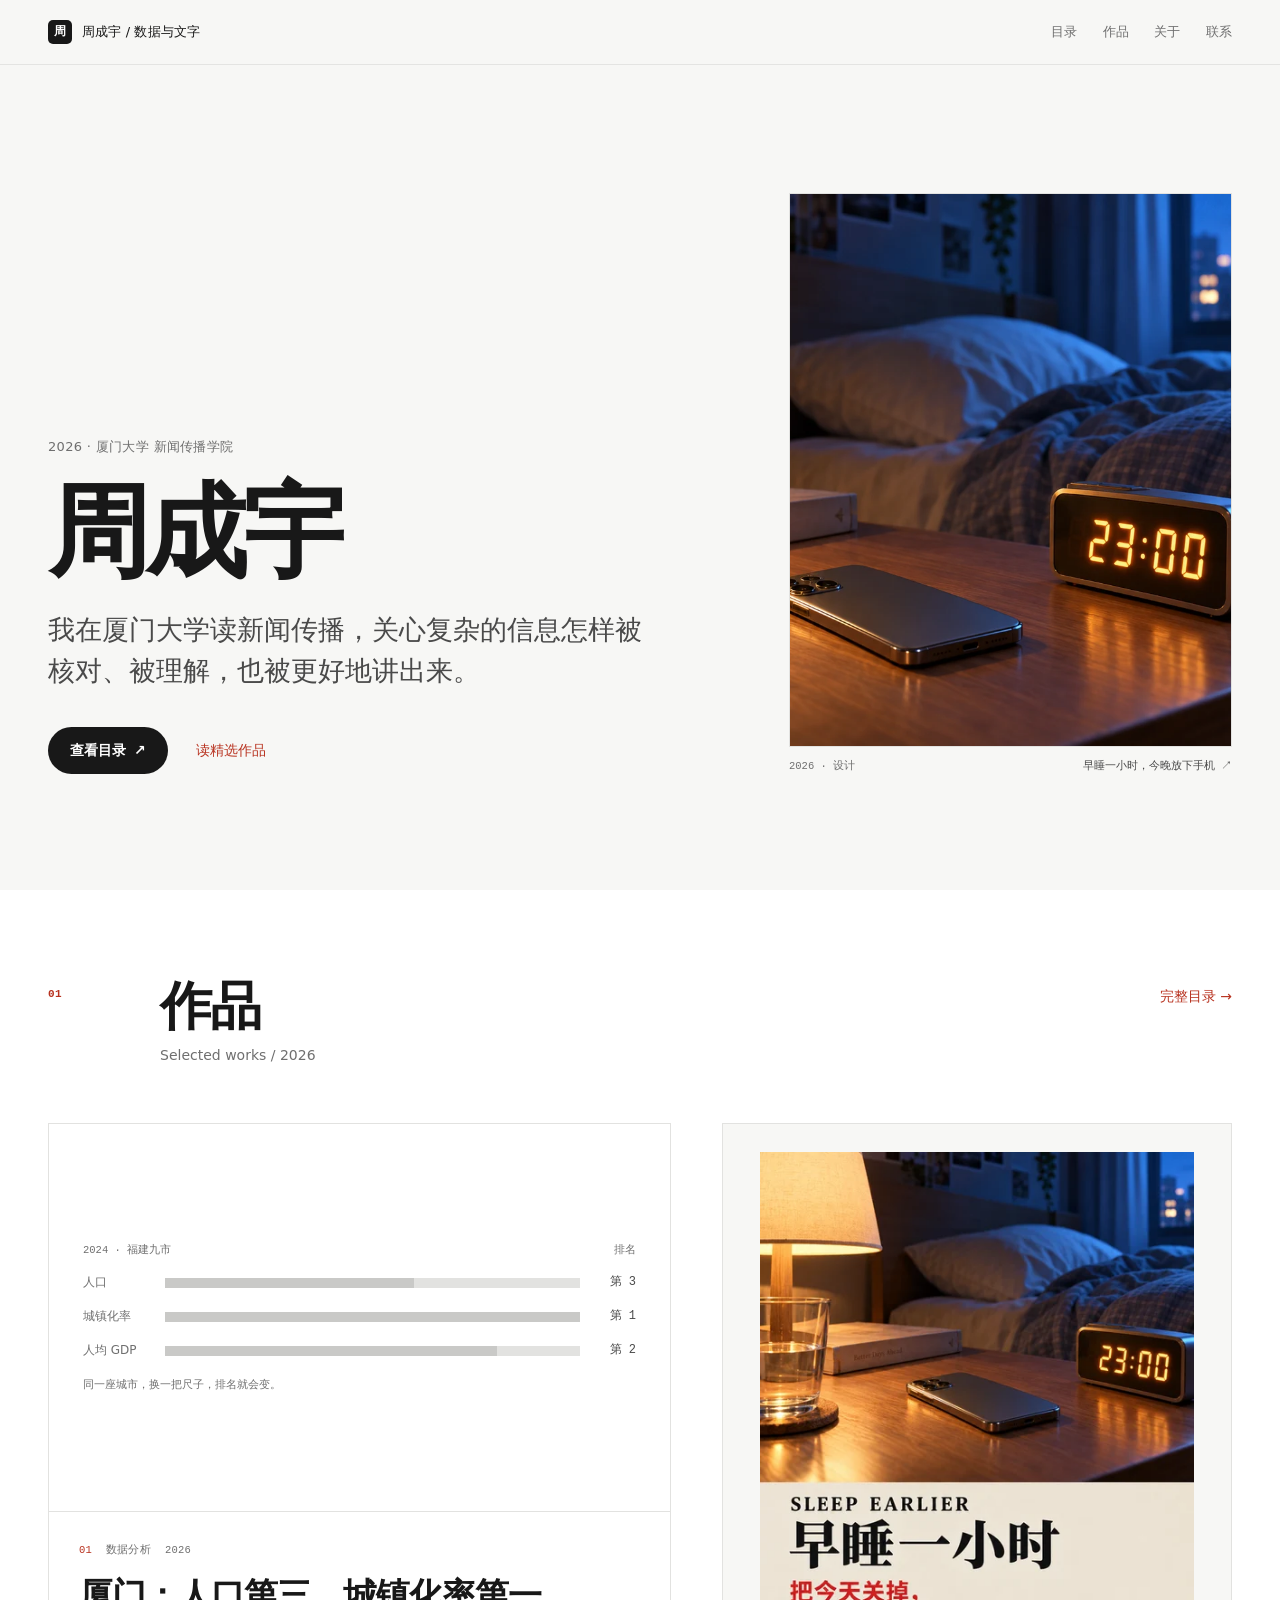
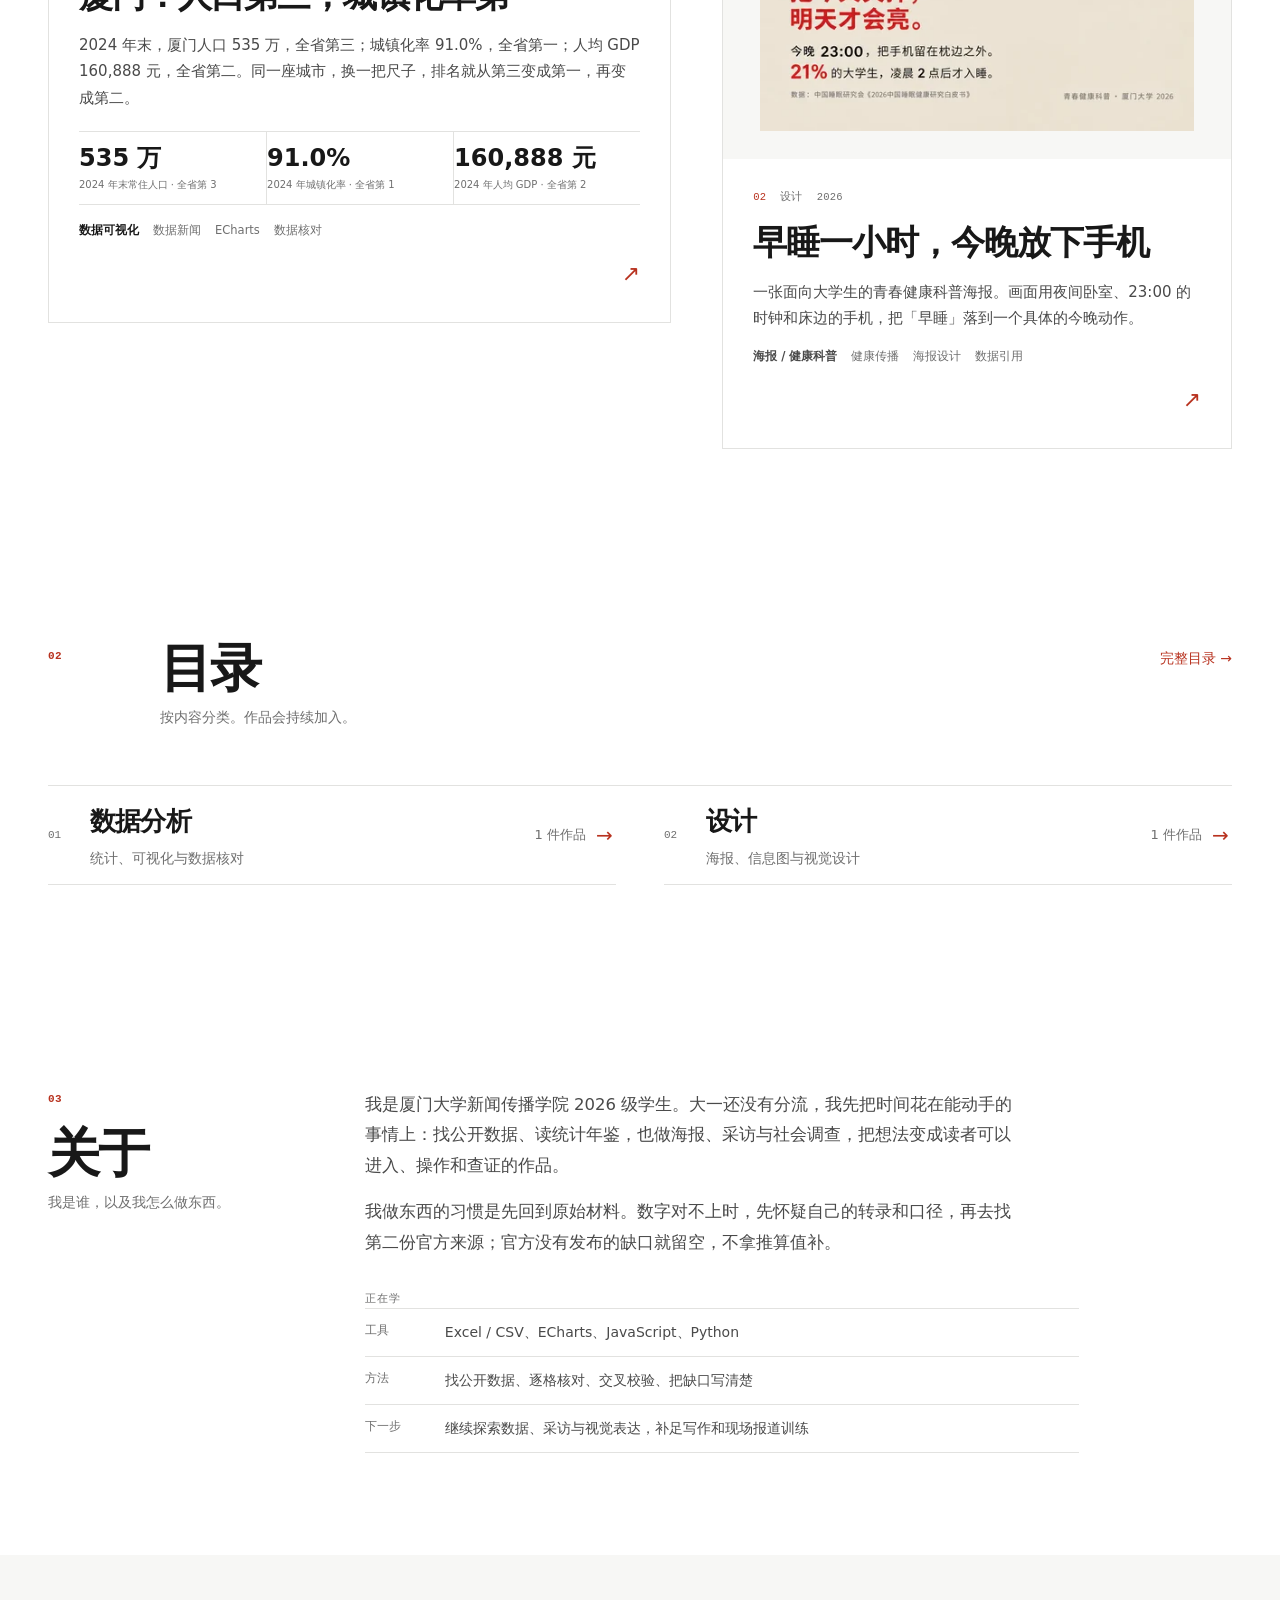
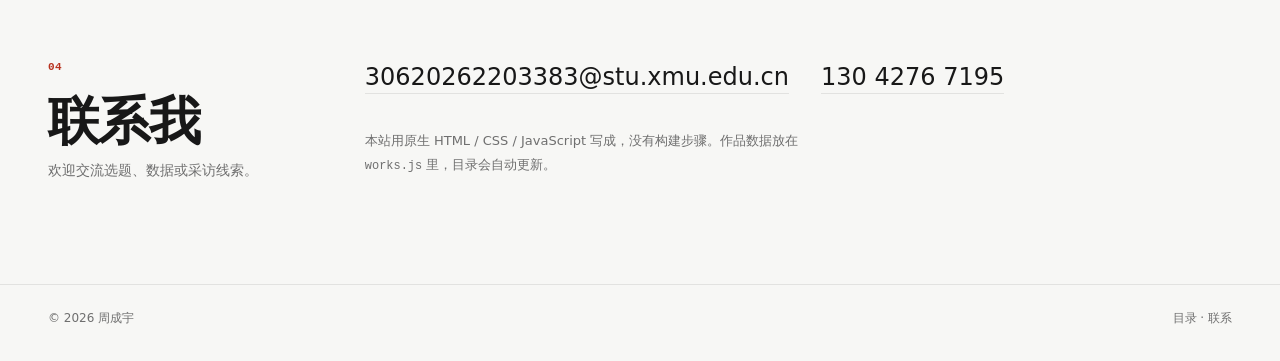
<file: index.html>
<!DOCTYPE html>
<html lang="zh-CN">
<head>
<meta charset="utf-8">
<meta name="viewport" content="width=device-width, initial-scale=1">
<title>周成宇 · 作品集</title>
<meta name="description" content="周成宇的作品集。厦门大学新闻传播学院 2026 级，关注信息如何被核对、理解与表达。">
<meta name="theme-color" content="#f7f7f5">
<link rel="stylesheet" href="style.css">
</head>
<body class="page-home" data-page="home">
<a class="skip-link" href="#main">跳到正文</a>

<header class="nav">
  <div class="shell nav-inner">
    <a class="brand" href="index.html" aria-label="周成宇作品集首页">
      <span class="brand-mark" aria-hidden="true">周</span>
      <span class="brand-text">周成宇 / 数据与文字</span>
    </a>
    <nav class="nav-links" aria-label="主导航">
      <a href="works.html">目录</a>
      <a href="#works">作品</a>
      <a href="#about">关于</a>
      <a href="#contact">联系</a>
    </nav>
  </div>
</header>

<main id="main">
  <section class="hero">
    <div class="shell hero-grid">
      <div class="hero-copy">
        <p class="eyebrow">2026 · 厦门大学 新闻传播学院</p>
        <h1>周成宇</h1>
        <p class="hero-lede">我在厦门大学读新闻传播，关心复杂的信息怎样被核对、被理解，也被更好地讲出来。</p>
        <div class="hero-actions">
          <a class="button-primary" href="works.html">查看目录 <span aria-hidden="true">↗</span></a>
          <a class="text-link" href="#works">读精选作品</a>
        </div>
      </div>
      <a class="hero-visual" href="work-sleep-earlier.html" aria-label="查看精选作品：早睡一小时，今晚放下手机">
        <img src="assets/sleep-earlier-hero.webp" alt="夜间卧室里，暖色台灯、床边的手机和显示 23:00 的电子钟，来自早睡一小时海报。" width="1086" height="820">
        <span class="hero-visual-caption">
          <span>2026 · 设计</span>
          <span>早睡一小时，今晚放下手机 ↗</span>
        </span>
      </a>
    </div>
  </section>

  <section class="section section-white selected-works" id="works">
    <div class="shell">
      <div class="section-head" data-reveal>
        <p class="section-number">01</p>
        <div class="section-heading">
          <h2>作品</h2>
          <p class="section-note">Selected works / 2026</p>
        </div>
        <a class="text-link section-action" href="works.html">完整目录 →</a>
      </div>
      <div id="home-works" class="work-grid">
        <noscript>
          <p class="empty-note">精选作品需要 JavaScript 显示。可以直接打开 <a href="work-xiamen.html">厦门数据故事</a> 或 <a href="work-sleep-earlier.html">早睡一小时海报</a>。</p>
        </noscript>
      </div>
    </div>
  </section>

  <section class="section section-white catalog-preview" id="catalog">
    <div class="shell">
      <div class="section-head" data-reveal>
        <p class="section-number">02</p>
        <div class="section-heading">
          <h2>目录</h2>
          <p class="section-note">按内容分类。作品会持续加入。</p>
        </div>
        <a class="text-link section-action" href="works.html">完整目录 →</a>
      </div>

      <div id="home-catalog" class="category-list">
        <noscript>
          <ul class="noscript-list">
            <li>数据分析（1 件作品）</li>
            <li>访谈（待加入）</li>
            <li>社会调查（待加入）</li>
            <li>设计（1 件作品）</li>
            <li>影像（待加入）</li>
            <li>文字（待加入）</li>
          </ul>
          <p class="empty-note">目录由 works.js 驱动；请启用 JavaScript，或直接打开 <a href="work-xiamen.html">精选作品</a>。</p>
        </noscript>
      </div>
    </div>
  </section>

  <section class="section section-white about-section" id="about">
    <div class="shell about-grid">
      <div class="section-head about-head" data-reveal>
        <p class="section-number">03</p>
        <div class="section-heading">
          <h2>关于</h2>
          <p class="section-note">我是谁，以及我怎么做东西。</p>
        </div>
      </div>

      <div class="about-content" data-reveal>
        <div class="about-copy">
          <p>我是厦门大学新闻传播学院 2026 级学生。大一还没有分流，我先把时间花在能动手的事情上：找公开数据、读统计年鉴，也做海报、采访与社会调查，把想法变成读者可以进入、操作和查证的作品。</p>
          <p>我做东西的习惯是先回到原始材料。数字对不上时，先怀疑自己的转录和口径，再去找第二份官方来源；官方没有发布的缺口就留空，不拿推算值补。</p>
        </div>
        <div class="about-learning">
          <p class="aside-label">正在学</p>
          <ul class="learning-list">
            <li><span class="learning-key">工具</span><span class="learning-value">Excel / CSV、ECharts、JavaScript、Python</span></li>
            <li><span class="learning-key">方法</span><span class="learning-value">找公开数据、逐格核对、交叉校验、把缺口写清楚</span></li>
            <li><span class="learning-key">下一步</span><span class="learning-value">继续探索数据、采访与视觉表达，补足写作和现场报道训练</span></li>
          </ul>
        </div>
      </div>
    </div>
  </section>

  <section class="section contact-section" id="contact">
    <div class="shell contact-grid">
      <div class="section-head" data-reveal>
        <p class="section-number">04</p>
        <div class="section-heading">
          <h2>联系我</h2>
          <p class="section-note">欢迎交流选题、数据或采访线索。</p>
        </div>
      </div>

      <div class="contact-content" data-reveal>
        <ul class="contact-list">
          <li><a class="contact-link" href="mailto:30620262203383@stu.xmu.edu.cn">30620262203383@stu.xmu.edu.cn</a></li>
          <li><a class="contact-link" href="tel:13042767195">130 4276 7195</a></li>
        </ul>
        <p class="colophon">本站用原生 HTML / CSS / JavaScript 写成，没有构建步骤。作品数据放在 <code>works.js</code> 里，目录会自动更新。</p>
      </div>
    </div>
  </section>
</main>

<footer class="site-footer">
  <div class="shell footer-inner">
    <span>© 2026 周成宇</span>
    <span><a href="works.html">目录</a> · <a href="#contact">联系</a></span>
  </div>
</footer>

<script src="works.js"></script>
<script src="site.js"></script>
</body>
</html>
</file>
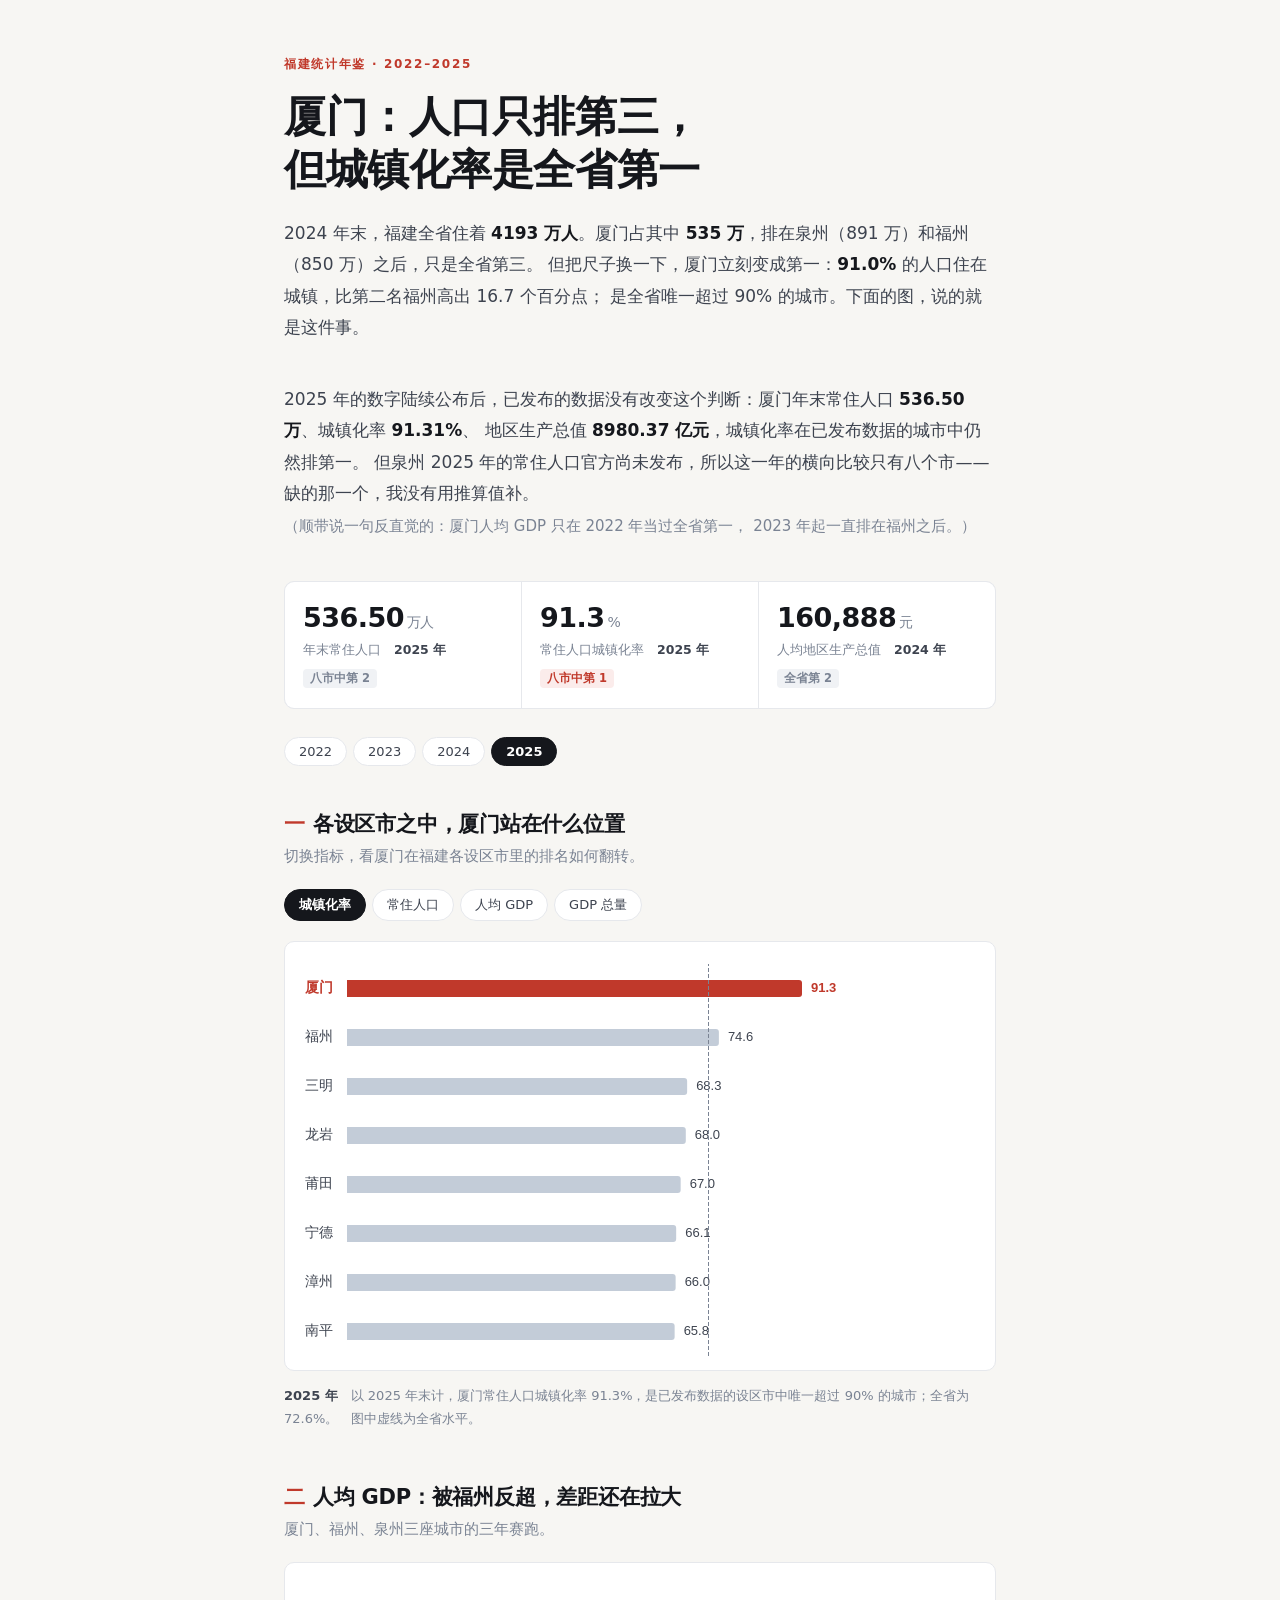
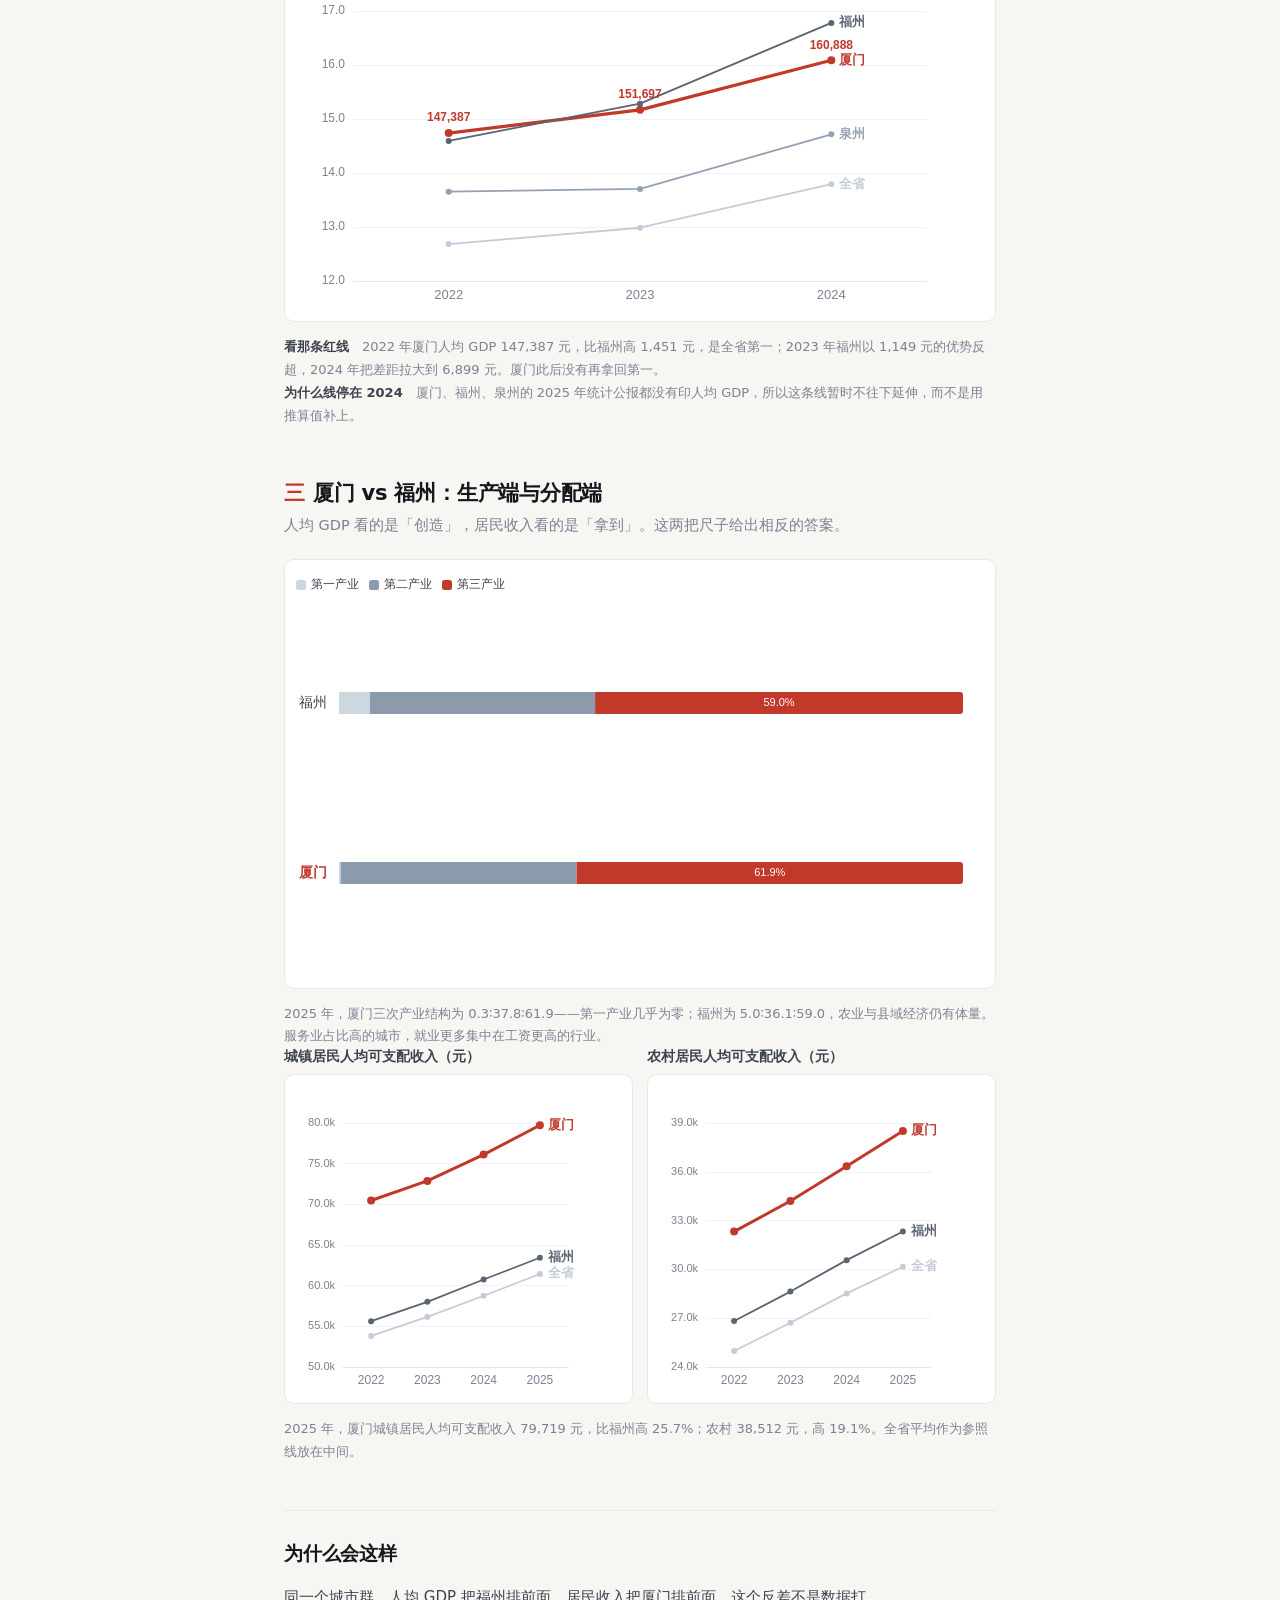
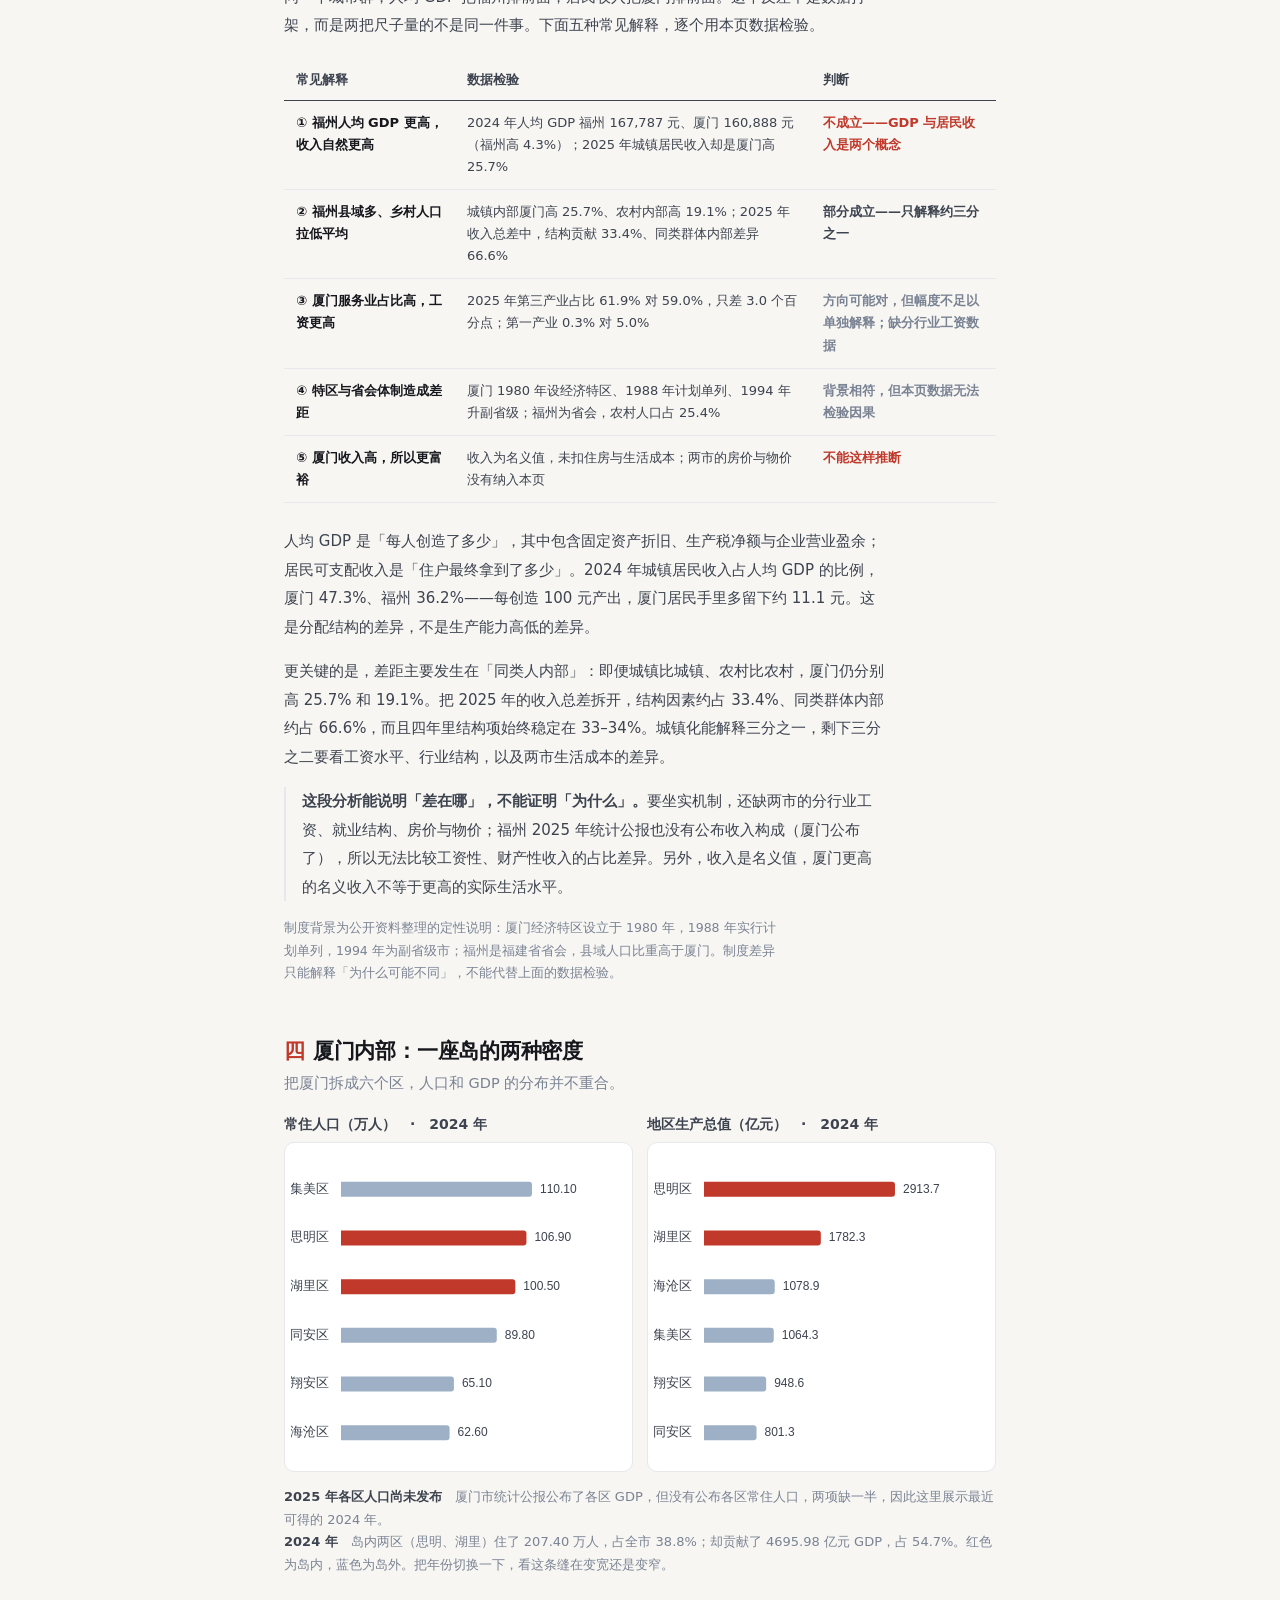
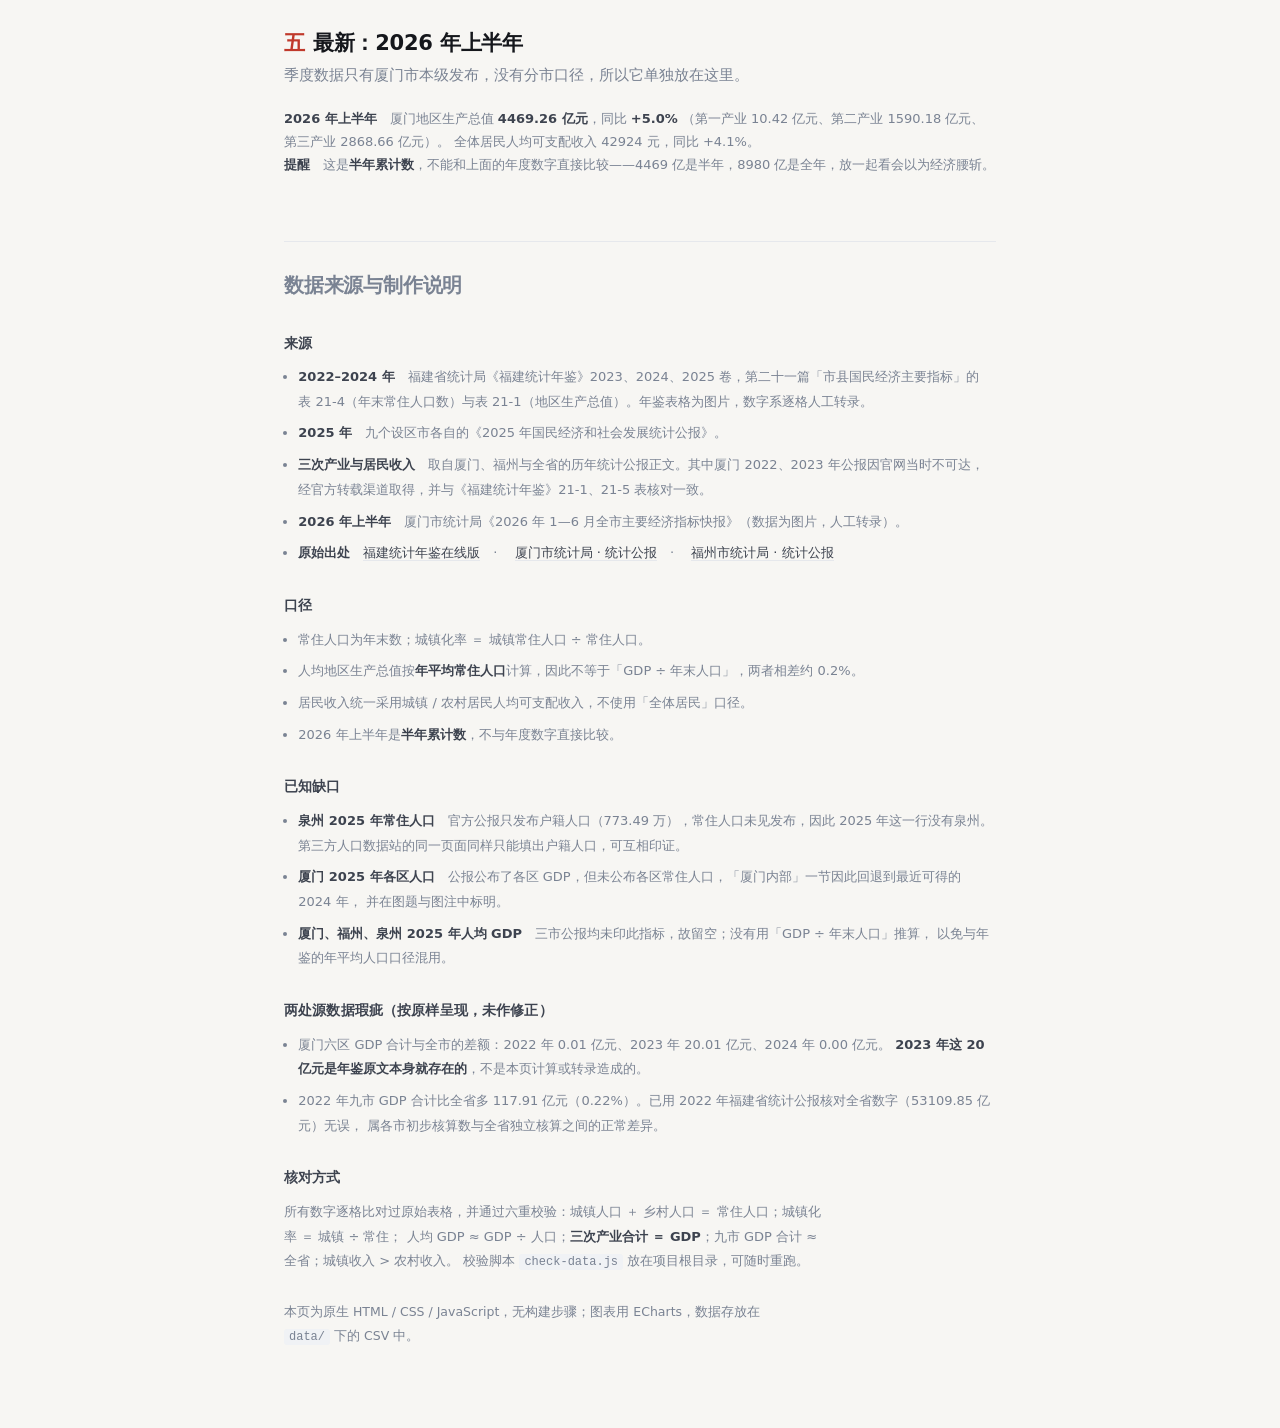
<file: xiamen-city-data/web/index.html>
<!DOCTYPE html>
<html lang="zh-CN">
<head>
<meta charset="utf-8">
<meta name="viewport" content="width=device-width, initial-scale=1">
<title>厦门：人口第三，城镇化率第一</title>
<style>
  :root{
    --ink:#15171c; --ink2:#3d434f; --muted:#7a8393;
    --rule:#e6e8ec; --canvas:#f7f6f3; --paper:#fff;
    --accent:#c0392b; --accent2:#e07a6d; --neutral:#c3ccd8;
  }
  *{box-sizing:border-box}
  body{
    margin:0; background:var(--canvas); color:var(--ink);
    font-family:"PingFang SC","Microsoft YaHei","Hiragino Sans GB",system-ui,sans-serif;
    -webkit-font-smoothing:antialiased;
  }
  article{max-width:760px;margin:0 auto;padding:56px 24px 80px}
  .kicker{
    font-size:12px;letter-spacing:.14em;color:var(--accent);font-weight:600;
    text-transform:uppercase;margin:0 0 18px;
  }
  h1{
    font-family:"Songti SC","Noto Serif SC",Serif;
    font-size:42px;line-height:1.25;letter-spacing:-.01em;margin:0 0 22px;font-weight:700;
  }
  .lede{font-size:17px;line-height:1.85;color:var(--ink2);margin:0 0 40px}
  .lede b{color:var(--ink);font-weight:600}

  .figures{display:grid;grid-template-columns:repeat(3,1fr);gap:1px;background:var(--rule);
    border:1px solid var(--rule);border-radius:10px;overflow:hidden;margin:0 0 56px}
  .fig{background:var(--paper);padding:20px 18px}
  .fig .num{font-size:27px;font-weight:700;letter-spacing:-.02em;line-height:1.2}
  .fig .num span{font-size:14px;font-weight:500;color:var(--muted);margin-left:3px}
  .fig .lab{font-size:12.5px;color:var(--muted);margin-top:7px;line-height:1.5}
  .fig .lab .yr{color:var(--ink2);font-weight:600}
  .fig .rank{display:inline-block;margin-top:9px;font-size:11.5px;font-weight:600;
    color:var(--accent);background:#fbeceb;border-radius:4px;padding:2px 7px}
  .fig .rank.other{color:var(--muted);background:#f0f2f5}

  h2{font-size:21px;margin:0 0 6px;letter-spacing:-.01em;font-weight:700}
  h2 .idx{color:var(--accent);margin-right:8px;font-weight:700}
  section{margin:0 0 52px}
  .sub{font-size:14.5px;color:var(--muted);line-height:1.75;margin:0 0 20px}

  .switch{display:flex;flex-wrap:wrap;gap:6px;margin-bottom:20px}
  .switch button{
    font:inherit;font-size:13px;padding:6px 14px;border-radius:999px;cursor:pointer;
    border:1px solid var(--rule);background:var(--paper);color:var(--ink2);transition:.15s;
  }
  .switch button:hover{border-color:var(--neutral)}
  .switch button.on{background:var(--ink);border-color:var(--ink);color:#fff;font-weight:600}

  .chart{width:100%;background:var(--paper);border:1px solid var(--rule);
    border-radius:10px;padding:14px 6px 6px}
  .chart.tall{height:430px}
  .chart.mid{height:360px}
  .duo{display:grid;grid-template-columns:1fr 1fr;gap:14px}
  .duo .chart{height:330px}
  .duo h3{font-size:14px;margin:0 0 8px;color:var(--ink2);font-weight:600}

  .note{font-size:13px;color:var(--muted);line-height:1.75;margin:14px 0 0}
  .note b{color:var(--ink2);font-weight:600}

  /* 第三节末尾：假设—检验分析 */
  .explain{margin-top:46px;padding-top:30px;border-top:1px solid var(--rule)}
  .explain h3{font-size:19px;margin:0 0 16px;letter-spacing:-.01em}
  .explain p{font-size:15px;line-height:1.9;color:var(--ink2);margin:0 0 16px;max-width:40em}
  .explain p:last-child{margin-bottom:0}
  .explain .caveat{border-left:2px solid var(--rule);padding-left:16px}
  .explain .source{font-size:12.5px;line-height:1.8;color:var(--muted)}
  .table-wrap{overflow-x:auto;margin:20px 0 24px}
  table.hypo{width:100%;min-width:660px;border-collapse:collapse;font-size:13px;line-height:1.7}
  table.hypo th{text-align:left;font-weight:700;color:var(--ink2);padding:9px 12px;border-bottom:1px solid var(--ink2);white-space:nowrap}
  table.hypo td{padding:11px 12px;border-bottom:1px solid var(--rule);vertical-align:top;color:var(--ink2)}
  table.hypo td:first-child{width:24%;color:var(--ink);font-weight:600}
  table.hypo td:last-child{width:26%}
  table.hypo .v{font-weight:700}
  table.hypo .v-no{color:var(--accent)}
  table.hypo .v-na{color:var(--muted)}

  footer{margin-top:64px;padding-top:24px;border-top:1px solid var(--rule);
    font-size:13px;color:var(--muted);line-height:1.9}
  footer h2{font-size:20px;margin:0 0 6px}
  footer h3{font-size:14px;font-weight:700;color:var(--ink2);margin:26px 0 9px;letter-spacing:.01em}
  footer ul{margin:0;padding-left:1.1em}
  footer ul li{margin:0 0 7px}
  footer p{margin:0;max-width:42em}
  footer b{color:var(--ink2)}
  footer a{color:var(--ink2);text-decoration:none;border-bottom:1px solid var(--rule)}
  footer a:hover{color:var(--accent);border-bottom-color:var(--accent)}
  footer code{background:#f0f2f5;padding:1px 5px;border-radius:3px;font-size:12px}
  footer .colophon{margin-top:26px;font-size:12.5px}

  @media (max-width:640px){
    article{padding:36px 18px 60px}
    h1{font-size:30px}
    .lede{font-size:15.5px}
    .figures{grid-template-columns:1fr}
    .duo{grid-template-columns:1fr}
    .duo .chart{height:300px}
  }
</style>
</head>
<body>
<article>

  <p class="kicker">福建统计年鉴 · 2022–2025</p>
  <h1>厦门：人口只排第三，<br>但城镇化率是全省第一</h1>

  <p class="lede">
    2024 年末，福建全省住着 <b>4193 万人</b>。厦门占其中 <b>535 万</b>，排在泉州（891 万）和福州（850 万）之后，只是全省第三。
    但把尺子换一下，厦门立刻变成第一：<b>91.0%</b> 的人口住在城镇，比第二名福州高出 16.7 个百分点；
    是全省唯一超过 90% 的城市。下面的图，说的就是这件事。
  </p>
  <p class="lede">
    2025 年的数字陆续公布后，已发布的数据没有改变这个判断：厦门年末常住人口 <b>536.50 万</b>、城镇化率 <b>91.31%</b>、
    地区生产总值 <b>8980.37 亿元</b>，城镇化率在已发布数据的城市中仍然排第一。
    但泉州 2025 年的常住人口官方尚未发布，所以这一年的横向比较只有八个市——缺的那一个，我没有用推算值补。
    <br><span style="color:var(--muted);font-size:15px">（顺带说一句反直觉的：厦门人均 GDP 只在 2022 年当过全省第一，
    2023 年起一直排在福州之后。）</span>
  </p>

  <div class="figures">
    <div class="fig">
      <div class="num" id="f1">—<span>万人</span></div>
      <div class="lab" id="f1l">年末常住人口</div>
      <div class="rank other" id="f1r">全省第 —</div>
    </div>
    <div class="fig">
      <div class="num" id="f2">—<span>%</span></div>
      <div class="lab" id="f2l">常住人口城镇化率</div>
      <div class="rank" id="f2r">全省第 —</div>
    </div>
    <div class="fig">
      <div class="num" id="f3">—<span>元</span></div>
      <div class="lab" id="f3l">人均地区生产总值</div>
      <div class="rank" id="f3r">全省第 —</div>
    </div>
  </div>

  <div class="switch" id="yearSwitch" style="margin:-28px 0 44px">
    <button data-year="2022">2022</button>
    <button data-year="2023">2023</button>
    <button data-year="2024">2024</button>
    <button data-year="2025" class="on">2025</button>
  </div>

  <section>
    <h2><span class="idx">一</span>各设区市之中，厦门站在什么位置</h2>
    <p class="sub">切换指标，看厦门在福建各设区市里的排名如何翻转。</p>
    <div class="switch" id="metricSwitch">
      <button data-metric="urbanization" class="on">城镇化率</button>
      <button data-metric="population">常住人口</button>
      <button data-metric="gdpPerCapita">人均 GDP</button>
      <button data-metric="gdp">GDP 总量</button>
    </div>
    <div class="chart tall" id="chart1"></div>
    <p class="note" id="note1"></p>
  </section>

  <section>
    <h2><span class="idx">二</span>人均 GDP：被福州反超，差距还在拉大</h2>
    <p class="sub">厦门、福州、泉州三座城市的三年赛跑。</p>
    <div class="chart mid" id="chart2"></div>
    <p class="note" id="note2"></p>
  </section>

  <section>
    <h2><span class="idx">三</span>厦门 vs 福州：生产端与分配端</h2>
    <p class="sub">人均 GDP 看的是「创造」，居民收入看的是「拿到」。这两把尺子给出相反的答案。</p>
    <div class="chart tall" id="chart5"></div>
    <p class="note" id="note5"></p>
    <div class="duo">
      <div>
        <h3>城镇居民人均可支配收入（元）</h3>
        <div class="chart" id="chart6"></div>
      </div>
      <div>
        <h3>农村居民人均可支配收入（元）</h3>
        <div class="chart" id="chart7"></div>
      </div>
    </div>
    <p class="note" id="note6"></p>

    <div class="explain">
      <h3>为什么会这样</h3>
      <p>同一个城市群，人均 GDP 把福州排前面，居民收入把厦门排前面。这个反差不是数据打架，而是两把尺子量的不是同一件事。下面五种常见解释，逐个用本页数据检验。</p>

      <div class="table-wrap">
        <table class="hypo">
          <thead>
            <tr><th>常见解释</th><th>数据检验</th><th>判断</th></tr>
          </thead>
          <tbody>
            <tr>
              <td>① 福州人均 GDP 更高，收入自然更高</td>
              <td>2024 年人均 GDP 福州 167,787 元、厦门 160,888 元（福州高 <span class="ex-gdp">—</span>%）；2025 年城镇居民收入却是厦门高 <span class="ex-du">—</span>%</td>
              <td class="v v-no">不成立——GDP 与居民收入是两个概念</td>
            </tr>
            <tr>
              <td>② 福州县域多、乡村人口拉低平均</td>
              <td>城镇内部厦门高 <span class="ex-du">—</span>%、农村内部高 <span class="ex-dr">—</span>%；2025 年收入总差中，结构贡献 <span class="ex-comp">—</span>%、同类群体内部差异 <span class="ex-lvl">—</span>%</td>
              <td class="v">部分成立——只解释约三分之一</td>
            </tr>
            <tr>
              <td>③ 厦门服务业占比高，工资更高</td>
              <td>2025 年第三产业占比 <span class="ex-tert-x">—</span>% 对 <span class="ex-tert-f">—</span>%，只差 <span class="ex-tert-gap">—</span> 个百分点；第一产业 <span class="ex-prim-x">—</span>% 对 <span class="ex-prim-f">—</span>%</td>
              <td class="v v-na">方向可能对，但幅度不足以单独解释；缺分行业工资数据</td>
            </tr>
            <tr>
              <td>④ 特区与省会体制造成差距</td>
              <td>厦门 1980 年设经济特区、1988 年计划单列、1994 年升副省级；福州为省会，农村人口占 <span class="ex-rural">—</span>%</td>
              <td class="v v-na">背景相符，但本页数据无法检验因果</td>
            </tr>
            <tr>
              <td>⑤ 厦门收入高，所以更富裕</td>
              <td>收入为名义值，未扣住房与生活成本；两市的房价与物价没有纳入本页</td>
              <td class="v v-no">不能这样推断</td>
            </tr>
          </tbody>
        </table>
      </div>

      <p>人均 GDP 是「每人创造了多少」，其中包含固定资产折旧、生产税净额与企业营业盈余；居民可支配收入是「住户最终拿到了多少」。2024 年城镇居民收入占人均 GDP 的比例，厦门 <span class="ex-rx">—</span>%、福州 <span class="ex-rf">—</span>%——每创造 100 元产出，厦门居民手里多留下约 <span class="ex-ratio-gap">—</span> 元。这是分配结构的差异，不是生产能力高低的差异。</p>

      <p>更关键的是，差距主要发生在「同类人内部」：即便城镇比城镇、农村比农村，厦门仍分别高 <span class="ex-du">—</span>% 和 <span class="ex-dr">—</span>%。把 2025 年的收入总差拆开，结构因素约占 <span class="ex-comp">—</span>%、同类群体内部约占 <span class="ex-lvl">—</span>%，而且四年里结构项始终稳定在 33–34%。城镇化能解释三分之一，剩下三分之二要看工资水平、行业结构，以及两市生活成本的差异。</p>

      <p class="caveat"><b>这段分析能说明「差在哪」，不能证明「为什么」。</b>要坐实机制，还缺两市的分行业工资、就业结构、房价与物价；福州 2025 年统计公报也没有公布收入构成（厦门公布了），所以无法比较工资性、财产性收入的占比差异。另外，收入是名义值，厦门更高的名义收入不等于更高的实际生活水平。</p>

      <p class="source">制度背景为公开资料整理的定性说明：厦门经济特区设立于 1980 年，1988 年实行计划单列，1994 年为副省级市；福州是福建省省会，县域人口比重高于厦门。制度差异只能解释「为什么可能不同」，不能代替上面的数据检验。</p>
    </div>
  </section>

  <section>
    <h2><span class="idx">四</span>厦门内部：一座岛的两种密度</h2>
    <p class="sub" id="duoSub">把厦门拆成六个区，人口和 GDP 的分布并不重合。</p>
    <div class="duo" id="duo">
      <div>
        <h3 id="t3">常住人口（万人）</h3>
        <div class="chart" id="chart3"></div>
      </div>
      <div>
        <h3 id="t4">地区生产总值（亿元）</h3>
        <div class="chart" id="chart4"></div>
      </div>
    </div>
    <p class="note" id="note3"></p>
  </section>

  <section>
    <h2><span class="idx">五</span>最新：2026 年上半年</h2>
    <p class="sub">季度数据只有厦门市本级发布，没有分市口径，所以它单独放在这里。</p>
    <p class="note">
      <b>2026 年上半年</b>　厦门地区生产总值 <b>4469.26 亿元</b>，同比 <b>+5.0%</b>
      （第一产业 10.42 亿元、第二产业 1590.18 亿元、第三产业 2868.66 亿元）。
      全体居民人均可支配收入 42924 元，同比 +4.1%。
      <br><b>提醒</b>　这是<b>半年累计数</b>，不能和上面的年度数字直接比较——4469 亿是半年，8980 亿是全年，放一起看会以为经济腰斩。
    </p>
  </section>

  <footer>
    <h2>数据来源与制作说明</h2>

    <h3>来源</h3>
    <ul>
      <li><b>2022–2024 年</b>　福建省统计局《福建统计年鉴》2023、2024、2025 卷，第二十一篇「市县国民经济主要指标」的
        表 21-4（年末常住人口数）与表 21-1（地区生产总值）。年鉴表格为图片，数字系逐格人工转录。</li>
      <li><b>2025 年</b>　九个设区市各自的《2025 年国民经济和社会发展统计公报》。</li>
      <li><b>三次产业与居民收入</b>　取自厦门、福州与全省的历年统计公报正文。其中厦门 2022、2023 年公报因官网当时不可达，
        经官方转载渠道取得，并与《福建统计年鉴》21-1、21-5 表核对一致。</li>
      <li><b>2026 年上半年</b>　厦门市统计局《2026 年 1—6 月全市主要经济指标快报》（数据为图片，人工转录）。</li>
      <li><b>原始出处</b>　<a href="https://tjj.fujian.gov.cn/tongjinianjian/dz2025/zk/indexch.htm">福建统计年鉴在线版</a>　·　
        <a href="http://tjj.xm.gov.cn/tjzl/ndgb/">厦门市统计局 · 统计公报</a>　·　
        <a href="https://tjj.fuzhou.gov.cn/zwgk/tjzl/ndbg/">福州市统计局 · 统计公报</a></li>
    </ul>

    <h3>口径</h3>
    <ul>
      <li>常住人口为年末数；城镇化率 ＝ 城镇常住人口 ÷ 常住人口。</li>
      <li>人均地区生产总值按<b>年平均常住人口</b>计算，因此不等于「GDP ÷ 年末人口」，两者相差约 0.2%。</li>
      <li>居民收入统一采用城镇 / 农村居民人均可支配收入，不使用「全体居民」口径。</li>
      <li>2026 年上半年是<b>半年累计数</b>，不与年度数字直接比较。</li>
    </ul>

    <h3>已知缺口</h3>
    <ul>
      <li><b>泉州 2025 年常住人口</b>　官方公报只发布户籍人口（773.49 万），常住人口未见发布，因此 2025 年这一行没有泉州。
        第三方人口数据站的同一页面同样只能填出户籍人口，可互相印证。</li>
      <li><b>厦门 2025 年各区人口</b>　公报公布了各区 GDP，但未公布各区常住人口，「厦门内部」一节因此回退到最近可得的 2024 年，
        并在图题与图注中标明。</li>
      <li><b>厦门、福州、泉州 2025 年人均 GDP</b>　三市公报均未印此指标，故留空；没有用「GDP ÷ 年末人口」推算，
        以免与年鉴的年平均人口口径混用。</li>
    </ul>

    <h3>两处源数据瑕疵（按原样呈现，未作修正）</h3>
    <ul>
      <li>厦门六区 GDP 合计与全市的差额：2022 年 0.01 亿元、2023 年 20.01 亿元、2024 年 0.00 亿元。
        <b>2023 年这 20 亿元是年鉴原文本身就存在的</b>，不是本页计算或转录造成的。</li>
      <li>2022 年九市 GDP 合计比全省多 117.91 亿元（0.22%）。已用 2022 年福建省统计公报核对全省数字（53109.85 亿元）无误，
        属各市初步核算数与全省独立核算之间的正常差异。</li>
    </ul>

    <h3>核对方式</h3>
    <p>所有数字逐格比对过原始表格，并通过六重校验：城镇人口 ＋ 乡村人口 ＝ 常住人口；城镇化率 ＝ 城镇 ÷ 常住；
      人均 GDP ≈ GDP ÷ 人口；<b>三次产业合计 ＝ GDP</b>；九市 GDP 合计 ≈ 全省；城镇收入 &gt; 农村收入。
      校验脚本 <code>check-data.js</code> 放在项目根目录，可随时重跑。</p>

    <p class="colophon">本页为原生 HTML / CSS / JavaScript，无构建步骤；图表用 ECharts，数据存放在 <code>data/</code> 下的 CSV 中。</p>
  </footer>

</article>

<script src="vendor/echarts.min.js"></script>
<script src="data.js"></script>
<script>
const ACCENT = '#c0392b', NEUTRAL = '#c3ccd8', INK = '#15171c', INK2 = '#3d434f', MUTED = '#7a8393';
const XM = '厦门';
const ISLAND_COLOR = { '岛内': '#c0392b', '岛外': '#9db0c6' };

const METRICS = {
  urbanization: {
    label: '常住人口城镇化率', suffix: '%', decimals: 1,
    value: d => d.urbanization,
    note: y => `以 ${y} 年末计，厦门常住人口城镇化率 ${pick(y, XM).urbanization.toFixed(1)}%，是已发布数据的设区市中唯一超过 90% 的城市；全省为 ${pick(y, '全省').urbanization.toFixed(1)}%。`,
  },
  population: {
    label: '年末常住人口', suffix: '万人', decimals: 2,
    value: d => d.population,
    note: y => `${y} 年末，泉州 ${pick(y, '泉州').population.toFixed(2)} 万、福州 ${pick(y, '福州').population.toFixed(2)} 万，厦门 ${pick(y, XM).population.toFixed(2)} 万，位居第三。`,
  },
  gdpPerCapita: {
    label: '人均地区生产总值', suffix: '元', decimals: 0,
    value: d => d.gdpPerCapita,
    note: y => `${y} 年，厦门人均 GDP ${pick(y, XM).gdpPerCapita.toLocaleString('en-US')} 元，全省平均水平为 ${pick(y, '全省').gdpPerCapita.toLocaleString('en-US')} 元。`,
  },
  gdp: {
    label: '地区生产总值', suffix: '亿元', decimals: 2,
    value: d => d.gdp,
    note: y => `${y} 年，福州 GDP ${pick(y, '福州').gdp.toFixed(2)} 亿元居首，泉州 ${pick(y, '泉州').gdp.toFixed(2)} 亿元次之，厦门 ${pick(y, XM).gdp.toFixed(2)} 亿元排第三。`,
  },
};

const state = { year: 2025, metric: 'urbanization' };
const charts = {};

function pick(year, region) {
  return DATA.cities.find(d => d.year === year && d.region === region);
}
function fmt(value, m) {
  return m.decimals === 0
    ? Math.round(value).toLocaleString('en-US')
    : value.toFixed(m.decimals);
}
function baseAxisStyle() {
  return { axisLine: { show: false }, axisTick: { show: false }, splitLine: { show: false } };
}

/* ---------- 图1：九市排名 ---------- */
function renderChart1() {
  const m = METRICS[state.metric];
  const rows = DATA.cities
    .filter(d => d.year === state.year && d.region !== '全省' && m.value(d) !== null)
    .map(d => ({ name: d.region, value: m.value(d) }))
    .sort((a, b) => a.value - b.value);

  if (rows.length === 0) {
    charts[1].clear();
    document.getElementById('note1').innerHTML = `${state.year} 年这个指标没有已发布的数据。`;
    return;
  }

  const province = pick(state.year, '全省');
  const maxValue = rows[rows.length - 1].value;

  charts[1].setOption({
    grid: { left: 56, right: 96, top: 8, bottom: 8 },
    xAxis: { type: 'value', show: false, max: maxValue * 1.2 },
    yAxis: {
      type: 'category',
      data: rows.map(r => r.name),
      ...baseAxisStyle(),
      axisLabel: {
        fontSize: 13.5, margin: 14,
        formatter: name => (name === XM ? `{hi|${name}}` : `{lo|${name}}`),
        rich: {
          hi: { color: ACCENT, fontWeight: 700, fontSize: 13.5 },
          lo: { color: INK2, fontWeight: 400, fontSize: 13.5 },
        },
      },
    },
    series: [{
      type: 'bar',
      barWidth: 17,
      data: rows.map(r => ({
        value: r.value,
        itemStyle: { color: r.name === XM ? ACCENT : NEUTRAL, borderRadius: [0, 3, 3, 0] },
        label: {
          color: r.name === XM ? ACCENT : INK2,
          fontWeight: r.name === XM ? 700 : 500,
        },
      })),
      label: {
        show: true, position: 'right', distance: 9, fontSize: 13,
        formatter: p => fmt(p.value, m),
      },
      markLine: {
        silent: true, symbol: 'none',
        lineStyle: { color: MUTED, width: 1, type: 'dashed' },
        label: { show: false },
        data: [{ xAxis: m.value(province) }],
      },
    }],
  }, true);

  document.getElementById('note1').innerHTML =
    `<b>${state.year} 年</b>　${m.note(state.year)}　图中虚线为全省水平。`;
}

/* ---------- 图2：人均 GDP 三年走势 ---------- */
function renderChart2() {
  const years = [2022, 2023, 2024];
  const series = [
    { name: XM, color: ACCENT, width: 3.2 },
    { name: '福州', color: '#5a6473', width: 1.8 },
    { name: '泉州', color: '#93a1b3', width: 1.8 },
    { name: '全省', color: NEUTRAL, width: 1.8 },
  ].map(s => ({
    name: s.name,
    type: 'line',
    symbol: 'circle',
    symbolSize: s.name === XM ? 8 : 6,
    lineStyle: { width: s.width, color: s.color },
    itemStyle: { color: s.color, borderWidth: 0 },
    data: years.map(y => pick(y, s.name).gdpPerCapita),
    label: s.name === XM ? {
      show: true, position: 'top', color: ACCENT, fontSize: 12, fontWeight: 700,
      formatter: p => Math.round(p.value).toLocaleString('en-US'),
    } : { show: false },
    endLabel: { show: true, formatter: s.name, color: s.color, fontSize: 12.5, fontWeight: 600 },
  }));

  charts[2].setOption({
    grid: { left: 62, right: 62, top: 34, bottom: 34 },
    tooltip: {
      trigger: 'axis',
      valueFormatter: v => Math.round(v).toLocaleString('en-US') + ' 元',
    },
    xAxis: { type: 'category', data: years, boundaryGap: true,
      axisLine: { lineStyle: { color: '#e6e8ec' } }, axisTick: { show: false },
      axisLabel: { color: MUTED, fontSize: 13 } },
    yAxis: { type: 'value', scale: true,
      axisLine: { show: false }, axisTick: { show: false },
      splitLine: { lineStyle: { color: '#f0f2f5' } },
      axisLabel: { color: MUTED, fontSize: 12, formatter: v => (v / 10000).toFixed(1) } },
    series,
  }, true);

  const xm = years.map(y => pick(y, XM).gdpPerCapita);
  const fz = years.map(y => pick(y, '福州').gdpPerCapita);
  document.getElementById('note2').innerHTML =
    `<b>看那条红线</b>　2022 年厦门人均 GDP ${xm[0].toLocaleString('en-US')} 元，比福州高 ${(xm[0] - fz[0]).toLocaleString('en-US')} 元，是全省第一；` +
    `2023 年福州以 ${(fz[1] - xm[1]).toLocaleString('en-US')} 元的优势反超，2024 年把差距拉大到 ${(fz[2] - xm[2]).toLocaleString('en-US')} 元。` +
    `厦门此后没有再拿回第一。` +
    `<br><b>为什么线停在 2024</b>　厦门、福州、泉州的 2025 年统计公报都没有印人均 GDP，所以这条线暂时不往下延伸，` +
    `而不是用推算值补上。`;
}

/* ---------- 图3 / 图4：厦门六区 ---------- */
function renderDistrictCharts() {
  // 分区数据只到 2024 年（2025 年公报公布了各区 GDP，但未公布各区人口）。
  // 选到没有分区数据的年份时，回退显示最近可得的年份，并在图题与图注里标明。
  // 只认人口与 GDP 都有的年份——这一节的两张图必须成对出现
  const yearsWithData = [...new Set(
    DATA.districts.filter((d) => d.population !== null && d.gdp !== null).map((d) => d.year)
  )].sort((a, b) => b - a);
  const shownYear = yearsWithData.includes(state.year) ? state.year : yearsWithData[0];
  const rows = DATA.districts.filter((d) => d.year === shownYear);

  document.getElementById('duo').style.display = '';
  charts[3].resize();
  charts[4].resize();
  document.getElementById('t3').textContent = `常住人口（万人）　·　${shownYear} 年`;
  document.getElementById('t4').textContent = `地区生产总值（亿元）　·　${shownYear} 年`;

  const build = (key, unit, decimals) => {
    const sorted = rows.map(d => ({ name: d.district, value: d[key], island: d.island }))
      .sort((a, b) => a.value - b.value);
    return {
      grid: { left: 50, right: 52, top: 8, bottom: 8 },
      xAxis: { type: 'value', show: false, max: sorted[sorted.length - 1].value * 1.22 },
      yAxis: {
        type: 'category', data: sorted.map(r => r.name),
        ...baseAxisStyle(),
        axisLabel: { fontSize: 12.5, margin: 12, color: INK2 },
      },
      series: [{
        type: 'bar', barWidth: 15,
        data: sorted.map(r => ({
          value: r.value,
          itemStyle: { color: ISLAND_COLOR[r.island], borderRadius: [0, 3, 3, 0] },
        })),
        label: {
          show: true, position: 'right', distance: 8, fontSize: 12,
          formatter: p => p.value.toFixed(decimals), color: INK2,
        },
      }],
    };
  };

  charts[3].setOption(build('population', '万人', 2), true);
  charts[4].setOption(build('gdp', '亿元', 1), true);

  const pop = rows.reduce((a, d) => a + d.population, 0);
  const innerPop = rows.filter(d => d.island === '岛内').reduce((a, d) => a + d.population, 0);
  const gdp = rows.reduce((a, d) => a + d.gdp, 0);
  const innerGdp = rows.filter(d => d.island === '岛内').reduce((a, d) => a + d.gdp, 0);

  const islandNote =
    `<b>${shownYear} 年</b>　岛内两区（思明、湖里）住了 ${innerPop.toFixed(2)} 万人，占全市 ${(innerPop / pop * 100).toFixed(1)}%；` +
    `却贡献了 ${innerGdp.toFixed(2)} 亿元 GDP，占 ${(innerGdp / gdp * 100).toFixed(1)}%。` +
    `红色为岛内，蓝色为岛外。把年份切换一下，看这条缝在变宽还是变窄。`;
  document.getElementById('note3').innerHTML =
    shownYear === state.year
      ? islandNote
      : `<b>${state.year} 年各区人口尚未发布</b>　厦门市统计公报公布了各区 GDP，但没有公布各区常住人口，两项缺一半，` +
        `因此这里展示最近可得的 ${shownYear} 年。<br>${islandNote}`;
}

/* ---------- 图5：三次产业结构（厦门 vs 福州） ---------- */
function renderIndustryChart() {
  const y = state.year;
  const rows = [XM, '福州']
    .map((name) => pick(y, name))
    .filter((d) => d && d.primary !== null && d.gdp !== null);
  const el = document.getElementById('note5');

  if (rows.length === 0) {
    charts[5].clear();
    el.innerHTML = `${y} 年：厦门和福州的产业结构数据都还没取到。`;
    return;
  }

  const share = (d, key) => (d[key] / d.gdp) * 100;
  const mk = (key) => rows.map((d) => share(d, key));

  charts[5].setOption({
    grid: { left: 48, right: 26, top: 44, bottom: 24 },
    legend: { top: 0, left: 0, itemWidth: 10, itemHeight: 10, textStyle: { fontSize: 12, color: INK2 } },
    tooltip: {
      trigger: 'axis',
      axisPointer: { type: 'shadow' },
      formatter: (ps) => {
        const parts = ps.map((p) => `${p.seriesName} ${(+p.value).toFixed(1)}%`);
        return `${ps[0].name}<br>${parts.join('<br>')}`;
      },
    },
    xAxis: { type: 'value', max: 100, show: false },
    yAxis: {
      type: 'category',
      data: rows.map((d) => d.region),
      ...baseAxisStyle(),
      axisLabel: {
        fontSize: 13.5, margin: 12,
        formatter: (n) => (n === XM ? `{hi|${n}}` : `{lo|${n}}`),
        rich: { hi: { color: ACCENT, fontWeight: 700, fontSize: 13.5 }, lo: { color: INK2, fontSize: 13.5 } },
      },
    },
    series: [
      { name: '第一产业', type: 'bar', stack: 's', barWidth: 22, data: mk('primary'), itemStyle: { color: '#cdd7e0' } },
      { name: '第二产业', type: 'bar', stack: 's', barWidth: 22, data: mk('secondary'), itemStyle: { color: '#8b9bab' } },
      {
        name: '第三产业', type: 'bar', stack: 's', barWidth: 22, data: mk('tertiary'),
        itemStyle: { color: ACCENT, borderRadius: [0, 3, 3, 0] },
        label: { show: true, position: 'inside', color: '#fff', fontSize: 11, formatter: (p) => `${(+p.value).toFixed(1)}%` },
      },
    ],
  }, true);

  if (rows.length === 2) {
    const [xm, fz] = rows[0].region === XM ? rows : [rows[1], rows[0]];
    el.innerHTML =
      `${y} 年，厦门三次产业结构为 ${share(xm, 'primary').toFixed(1)}∶${share(xm, 'secondary').toFixed(1)}∶${share(xm, 'tertiary').toFixed(1)}——第一产业几乎为零；` +
      `福州为 ${share(fz, 'primary').toFixed(1)}∶${share(fz, 'secondary').toFixed(1)}∶${share(fz, 'tertiary').toFixed(1)}，农业与县域经济仍有体量。` +
      `服务业占比高的城市，就业更多集中在工资更高的行业。`;
  } else {
    el.innerHTML = `${y} 年只有 ${rows.map((r) => r.region).join('、')}一个城市有产业结构数据（另一个尚未取到）。`;
  }
}

/* ---------- 图6/图7：居民收入走势 ---------- */
function renderIncomeCharts() {
  const years = [2022, 2023, 2024, 2025];
  const lineStyle = {
    [XM]: { color: ACCENT, width: 3 },
    '福州': { color: '#5a6473', width: 1.8 },
    '全省': { color: NEUTRAL, width: 1.8 },
  };
  const make = (key) => [XM, '福州', '全省'].map((name) => ({
    name,
    type: 'line',
    symbol: 'circle',
    symbolSize: name === XM ? 8 : 6,
    lineStyle: lineStyle[name],
    itemStyle: { color: lineStyle[name].color },
    data: years.map((y) => {
      const d = pick(y, name);
      return d && d[key] !== null ? d[key] : null;
    }),
    connectNulls: false,
    endLabel: { show: true, formatter: name, color: lineStyle[name].color, fontSize: 12.5, fontWeight: 600 },
  }));

  const xAxis = {
    type: 'category', data: years, boundaryGap: true,
    axisLine: { lineStyle: { color: '#e6e8ec' } }, axisTick: { show: false },
    axisLabel: { color: MUTED, fontSize: 12 },
  };
  const yAxis = {
    type: 'value', scale: true,
    axisLine: { show: false }, axisTick: { show: false },
    splitLine: { lineStyle: { color: '#f0f2f5' } },
    axisLabel: { color: MUTED, fontSize: 11, formatter: (v) => (v / 1000).toFixed(1) + 'k' },
  };
  const tooltip = { trigger: 'axis', valueFormatter: (v) => v.toLocaleString('en-US') + ' 元' };

  charts[6].setOption({ grid: { left: 52, right: 58, top: 34, bottom: 30 }, tooltip, xAxis, yAxis, series: make('urbanIncome') }, true);
  charts[7].setOption({ grid: { left: 52, right: 58, top: 34, bottom: 30 }, tooltip, xAxis, yAxis, series: make('ruralIncome') }, true);

  const latest = [...years].reverse().find((y) => {
    const d = pick(y, XM);
    return d && d.urbanIncome !== null;
  });
  if (latest) {
    const xm = pick(latest, XM);
    const fz = pick(latest, '福州');
    const du = ((xm.urbanIncome / fz.urbanIncome) - 1) * 100;
    const dr = ((xm.ruralIncome / fz.ruralIncome) - 1) * 100;
    document.getElementById('note6').innerHTML =
      `${latest} 年，厦门城镇居民人均可支配收入 ${xm.urbanIncome.toLocaleString('en-US')} 元，比福州高 ${du.toFixed(1)}%；` +
      `农村 ${xm.ruralIncome.toLocaleString('en-US')} 元，高 ${dr.toFixed(1)}%。全省平均作为参照线放在中间。`;
  }

}

/* ---------- 第三节的假设—检验分析：动态数字注入 ---------- */
function renderExplain() {
  const x25 = pick(2025, XM), f25 = pick(2025, '福州');
  const x24 = pick(2024, XM), f24 = pick(2024, '福州');

  // 收入总差 = 城乡结构贡献 + 同类群体内部贡献
  const wx = x25.urbanization / 100, wf = f25.urbanization / 100;
  const xAvg = wx * x25.urbanIncome + (1 - wx) * x25.ruralIncome;
  const fAvg = wf * f25.urbanIncome + (1 - wf) * f25.ruralIncome;
  const xAtF = wf * x25.urbanIncome + (1 - wf) * x25.ruralIncome;
  const comp = (xAvg - xAtF) / (xAvg - fAvg) * 100;

  const tertX = (x25.tertiary / x25.gdp) * 100;
  const tertF = (f25.tertiary / f25.gdp) * 100;
  const rx = (x24.urbanIncome / x24.gdpPerCapita) * 100;
  const rf = (f24.urbanIncome / f24.gdpPerCapita) * 100;

  const values = {
    'ex-du': ((x25.urbanIncome / f25.urbanIncome) - 1) * 100,
    'ex-dr': ((x25.ruralIncome / f25.ruralIncome) - 1) * 100,
    'ex-gdp': ((f24.gdpPerCapita / x24.gdpPerCapita) - 1) * 100,
    'ex-comp': comp,
    'ex-lvl': 100 - comp,
    'ex-rx': rx,
    'ex-rf': rf,
    'ex-ratio-gap': rx - rf,
    'ex-tert-x': tertX,
    'ex-tert-f': tertF,
    'ex-tert-gap': tertX - tertF,
    'ex-prim-x': (x25.primary / x25.gdp) * 100,
    'ex-prim-f': (f25.primary / f25.gdp) * 100,
    'ex-rural': 100 - f25.urbanization,
  };
  Object.entries(values).forEach(([cls, v]) => {
    document.querySelectorAll('.' + cls).forEach((el) => {
      el.textContent = v.toFixed(1);
    });
  });
}

/* ---------- 数字卡片 ---------- */
function renderFigures() {
  // 每个指标各自取"最新已发布"的年份——2025 年缺人均 GDP，就退回 2024 年并在卡片上标明。
  const cards = [
    { key: 'population', id: 'f1', labelId: 'f1l', rankId: 'f1r', name: '年末常住人口', unit: '万人', digits: 2 },
    { key: 'urbanization', id: 'f2', labelId: 'f2l', rankId: 'f2r', name: '常住人口城镇化率', unit: '%', digits: 1 },
    { key: 'gdpPerCapita', id: 'f3', labelId: 'f3l', rankId: 'f3r', name: '人均地区生产总值', unit: '元', digits: 0 },
  ];
  cards.forEach((c) => {
    const mine = DATA.cities
      .filter((d) => d.region === XM && d[c.key] !== null)
      .sort((a, b) => b.year - a.year)[0];
    const peers = DATA.cities.filter(
      (d) => d.year === mine.year && d.region !== '全省' && d[c.key] !== null
    );
    const rank = peers.slice().sort((a, b) => b[c.key] - a[c.key])
      .findIndex((d) => d.region === XM) + 1;

    const shown = c.digits === 0
      ? Math.round(mine[c.key]).toLocaleString('en-US')
      : mine[c.key].toFixed(c.digits);
    document.getElementById(c.id).innerHTML = `${shown}<span>${c.unit}</span>`;
    document.getElementById(c.labelId).innerHTML =
      `${c.name}　<span class="yr">${mine.year} 年</span>`;

    const el = document.getElementById(c.rankId);
    el.textContent = peers.length < 9 ? `八市中第 ${rank}` : `全省第 ${rank}`;
    el.className = 'rank' + (rank === 1 ? '' : ' other');
  });
}

/* ---------- 初始化 ---------- */
function boot() {
  ['chart1', 'chart2', 'chart3', 'chart4', 'chart5', 'chart6', 'chart7'].forEach((id, i) => {
    charts[i + 1] = echarts.init(document.getElementById(id));
  });

  document.getElementById('metricSwitch').addEventListener('click', e => {
    const btn = e.target.closest('button');
    if (!btn) return;
    state.metric = btn.dataset.metric;
    [...e.currentTarget.children].forEach(b => b.classList.toggle('on', b === btn));
    renderChart1();
  });

  document.getElementById('yearSwitch').addEventListener('click', e => {
    const btn = e.target.closest('button');
    if (!btn) return;
    state.year = Number(btn.dataset.year);
    [...e.currentTarget.children].forEach(b => b.classList.toggle('on', b === btn));
    renderChart1();
    renderIndustryChart();
    renderDistrictCharts();
  });

  renderFigures();
  renderChart1();
  renderChart2();
  renderIndustryChart();
  renderIncomeCharts();
  renderExplain();
  renderDistrictCharts();
  window.addEventListener('resize', () => Object.values(charts).forEach(c => c.resize()));
}

boot();
</script>
</body>
</html>
</file>
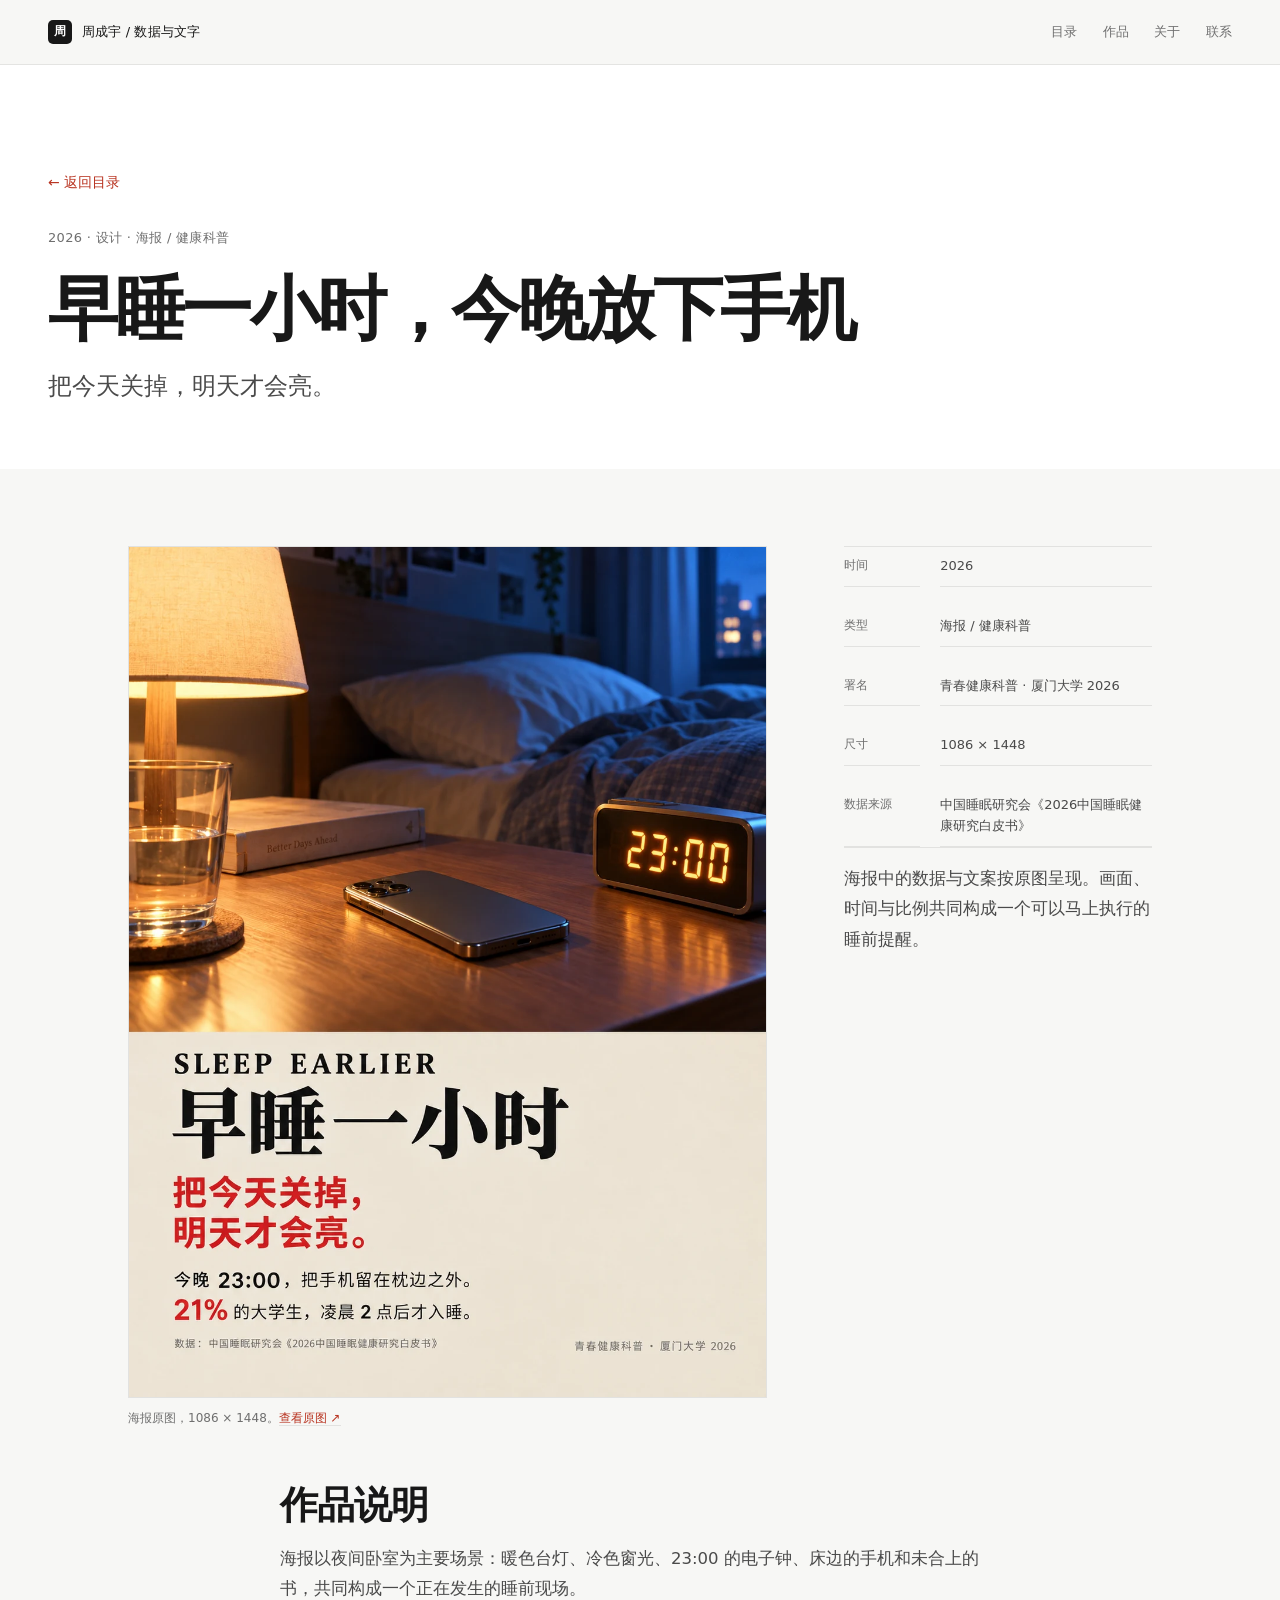
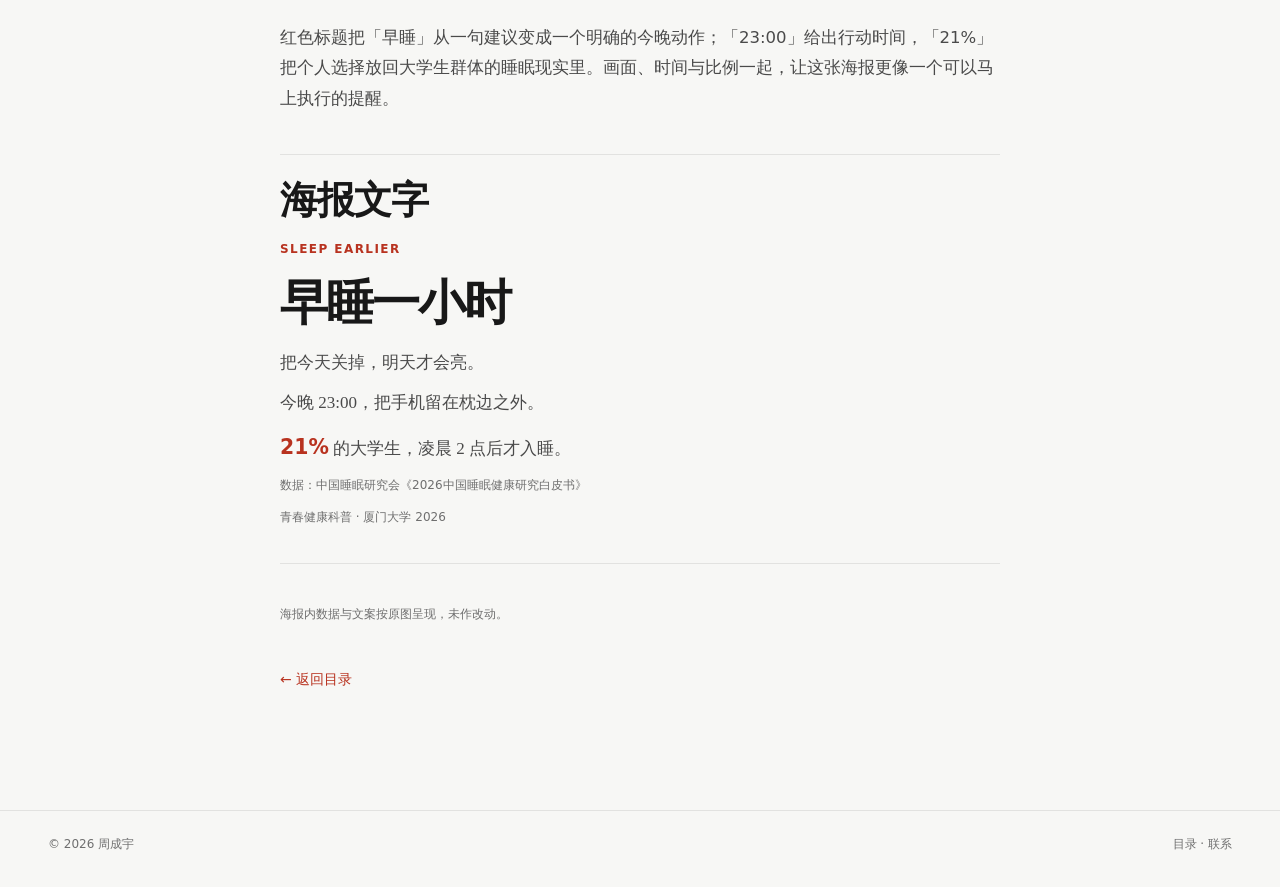
<file: work-sleep-earlier.html>
<!DOCTYPE html>
<html lang="zh-CN">
<head>
<meta charset="utf-8">
<meta name="viewport" content="width=device-width, initial-scale=1">
<title>早睡一小时，今晚放下手机 · 周成宇作品集</title>
<meta name="description" content="青春健康科普海报：用夜间卧室、23:00 的时钟和床边的手机，把早睡落到一个具体的今晚动作。">
<meta name="theme-color" content="#f7f7f5">
<link rel="stylesheet" href="style.css">
</head>
<body class="page-work" data-page="work">
<a class="skip-link" href="#main">跳到正文</a>

<header class="nav">
  <div class="shell nav-inner">
    <a class="brand" href="index.html" aria-label="周成宇作品集首页">
      <span class="brand-mark" aria-hidden="true">周</span>
      <span class="brand-text">周成宇 / 数据与文字</span>
    </a>
    <nav class="nav-links" aria-label="主导航">
      <a href="works.html">目录</a>
      <a href="index.html#works">作品</a>
      <a href="index.html#about">关于</a>
      <a href="index.html#contact">联系</a>
    </nav>
  </div>
</header>

<main id="main">
  <section class="work-hero">
    <div class="shell">
      <a class="text-link" href="works.html">← 返回目录</a>
      <p class="eyebrow" style="margin-top:32px">2026 · 设计 · 海报 / 健康科普</p>
      <h1 class="poster-title">早睡一小时，今晚放下手机</h1>
      <p class="work-deck">把今天关掉，明天才会亮。</p>
    </div>
  </section>

  <article class="work-article poster-page">
    <div class="poster-layout">
      <figure class="poster-figure" data-reveal>
        <picture>
          <source srcset="assets/sleep-earlier-poster.webp" type="image/webp">
          <img src="assets/sleep-earlier-poster.png" alt="早睡一小时健康科普海报：夜晚卧室里，暖色台灯、23:00 的电子钟和床边的手机；下方写着早睡一小时，以及 21% 的大学生凌晨 2 点后才入睡。" width="1086" height="1448">
        </picture>
        <figcaption>海报原图，1086 × 1448。<a href="assets/sleep-earlier-poster.png" target="_blank" rel="noopener">查看原图 ↗</a></figcaption>
      </figure>

      <aside class="poster-sidebar" data-reveal>
        <dl class="article-meta">
          <div><dt>时间</dt><dd>2026</dd></div>
          <div><dt>类型</dt><dd>海报 / 健康科普</dd></div>
          <div><dt>署名</dt><dd>青春健康科普 · 厦门大学 2026</dd></div>
          <div><dt>尺寸</dt><dd>1086 × 1448</dd></div>
          <div><dt>数据来源</dt><dd>中国睡眠研究会《2026中国睡眠健康研究白皮书》</dd></div>
        </dl>
        <p class="poster-side-note">海报中的数据与文案按原图呈现。画面、时间与比例共同构成一个可以马上执行的睡前提醒。</p>
      </aside>
    </div>

    <section class="poster-notes" data-reveal>
      <h2>作品说明</h2>
      <p>海报以夜间卧室为主要场景：暖色台灯、冷色窗光、23:00 的电子钟、床边的手机和未合上的书，共同构成一个正在发生的睡前现场。</p>
      <p>红色标题把「早睡」从一句建议变成一个明确的今晚动作；「23:00」给出行动时间，「21%」把个人选择放回大学生群体的睡眠现实里。画面、时间与比例一起，让这张海报更像一个可以马上执行的提醒。</p>
    </section>

    <section class="poster-copy" data-reveal aria-labelledby="poster-copy-title">
      <h2 id="poster-copy-title">海报文字</h2>
      <p class="poster-kicker">SLEEP EARLIER</p>
      <p class="poster-headline">早睡一小时</p>
      <p>把今天关掉，明天才会亮。</p>
      <p>今晚 23:00，把手机留在枕边之外。</p>
      <p><strong>21%</strong> 的大学生，凌晨 2 点后才入睡。</p>
      <p class="poster-source">数据：中国睡眠研究会《2026中国睡眠健康研究白皮书》</p>
      <p class="poster-source">青春健康科普 · 厦门大学 2026</p>
    </section>

    <p class="source-note">海报内数据与文案按原图呈现，未作改动。</p>

    <p class="poster-back"><a class="text-link" href="works.html">← 返回目录</a></p>
  </article>
</main>

<footer class="site-footer">
  <div class="shell footer-inner">
    <span>© 2026 周成宇</span>
    <span><a href="works.html">目录</a> · <a href="index.html#contact">联系</a></span>
  </div>
</footer>

<script src="works.js"></script>
<script src="site.js"></script>
</body>
</html>
</file>
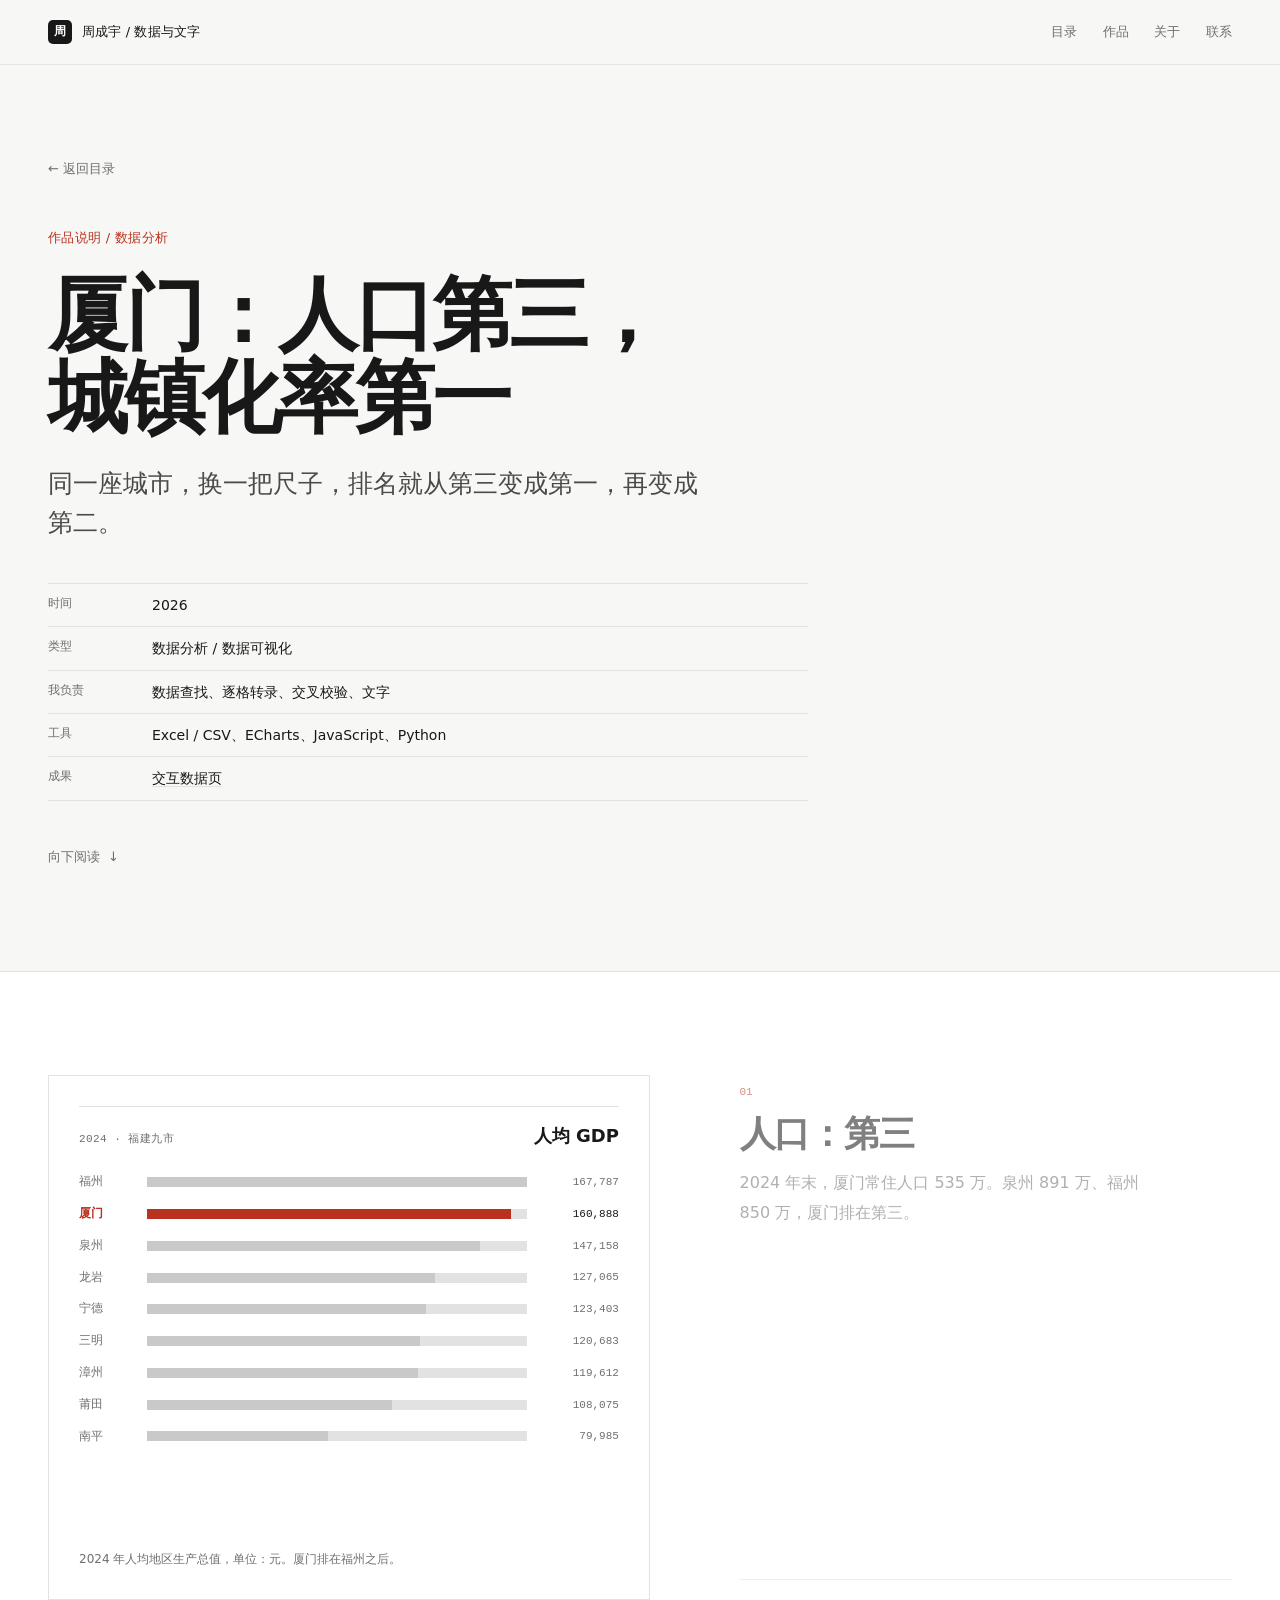
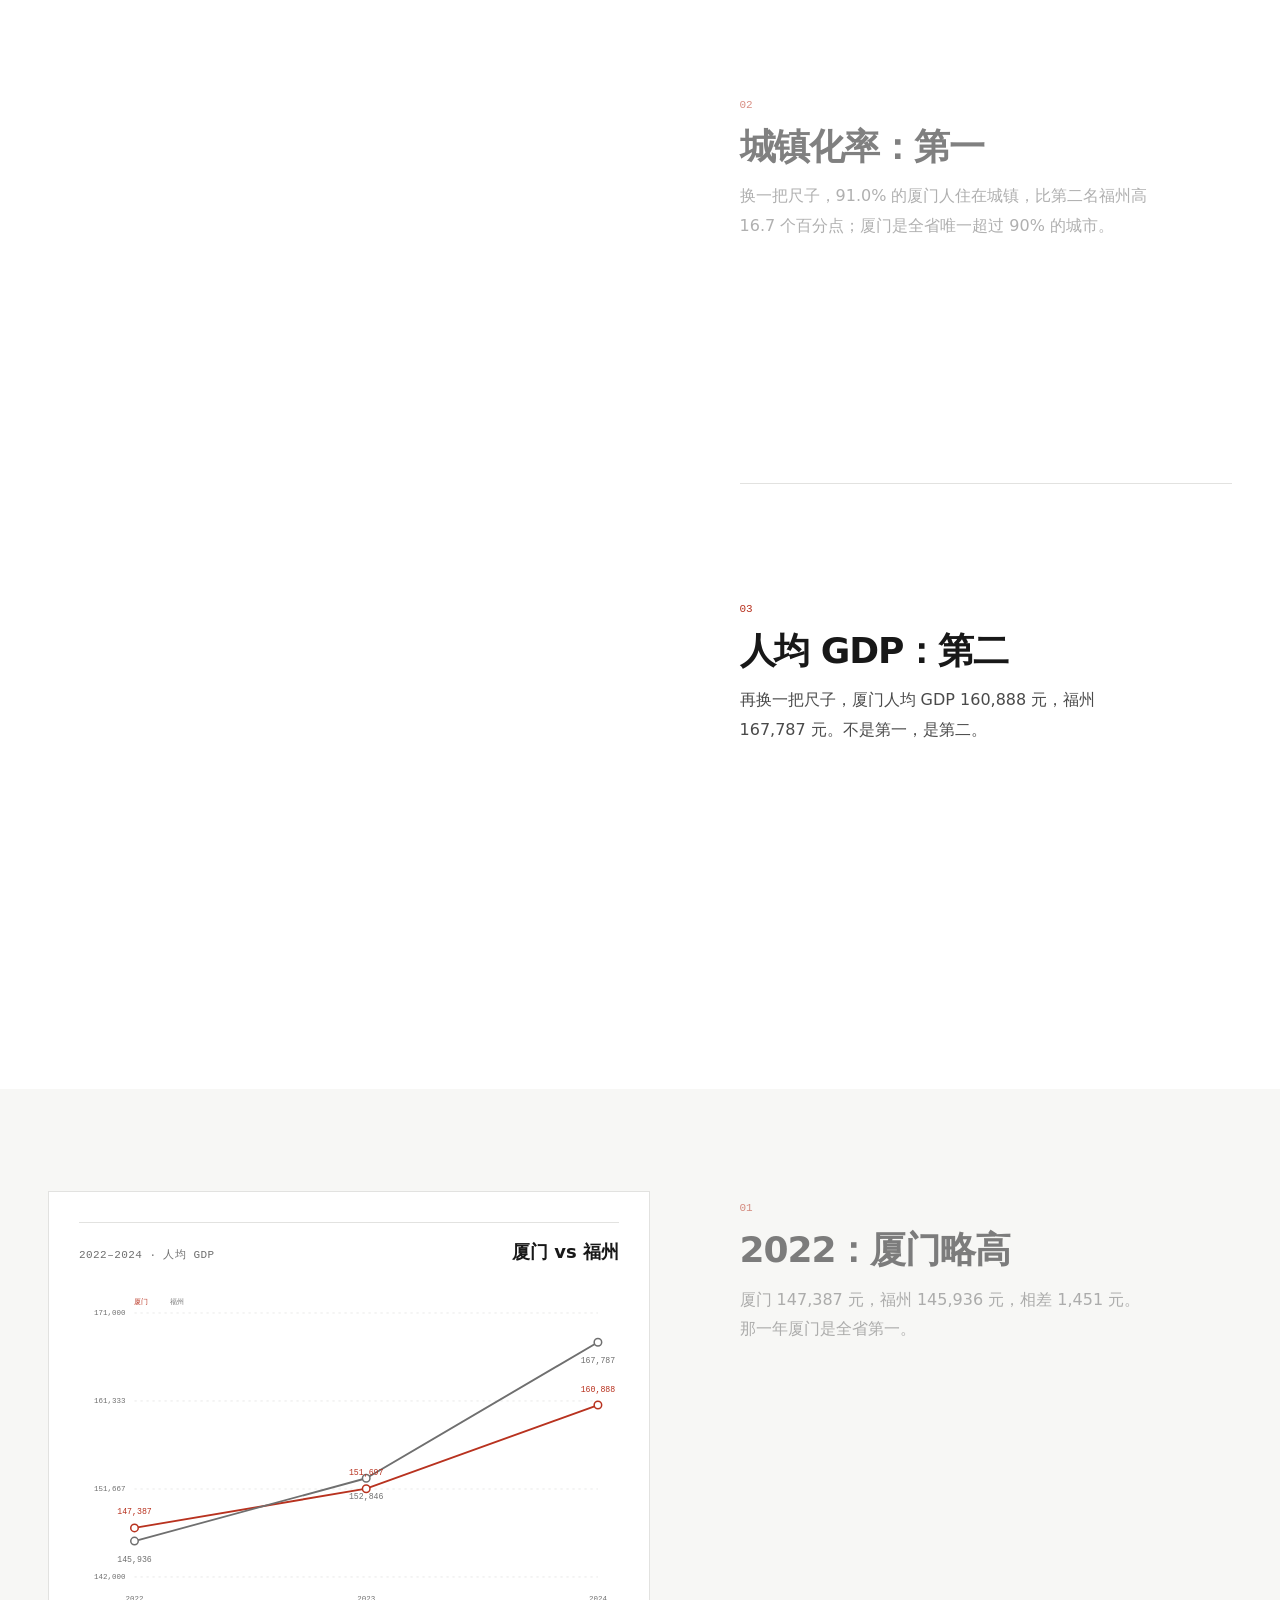
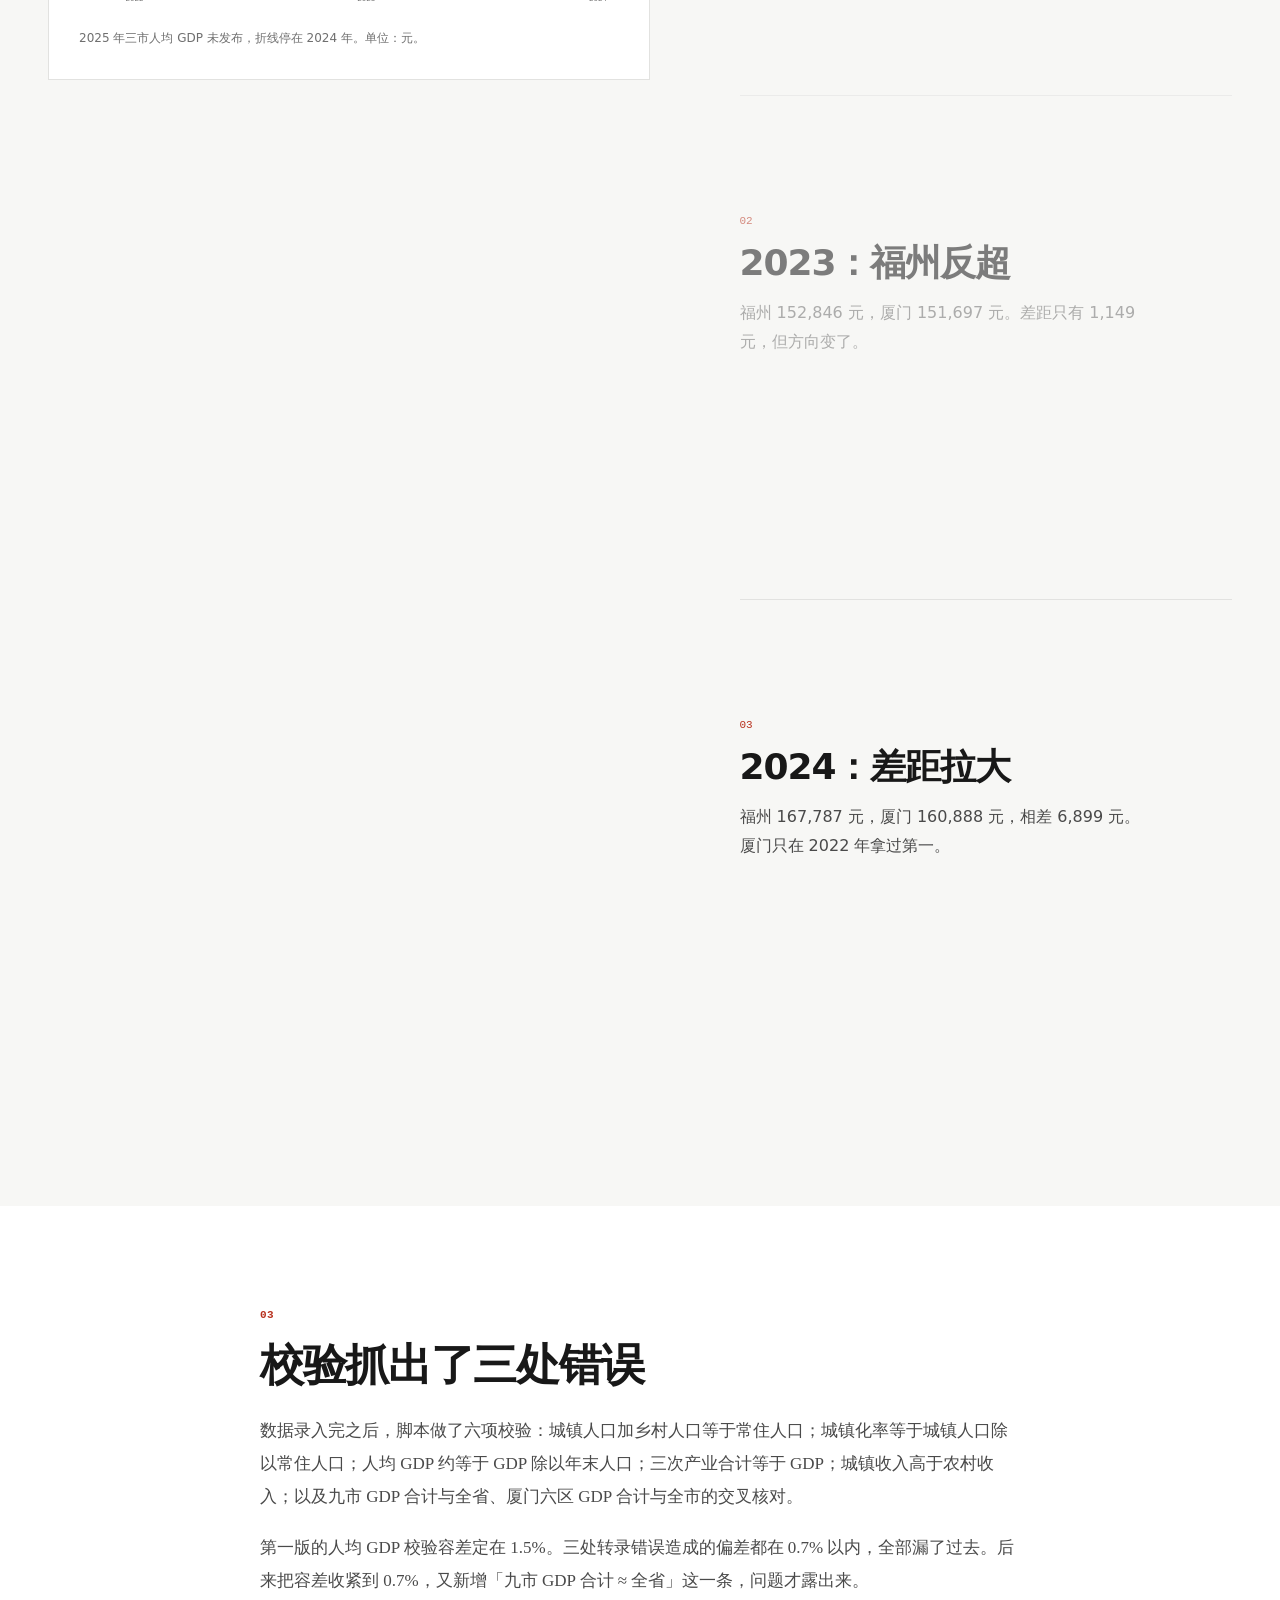
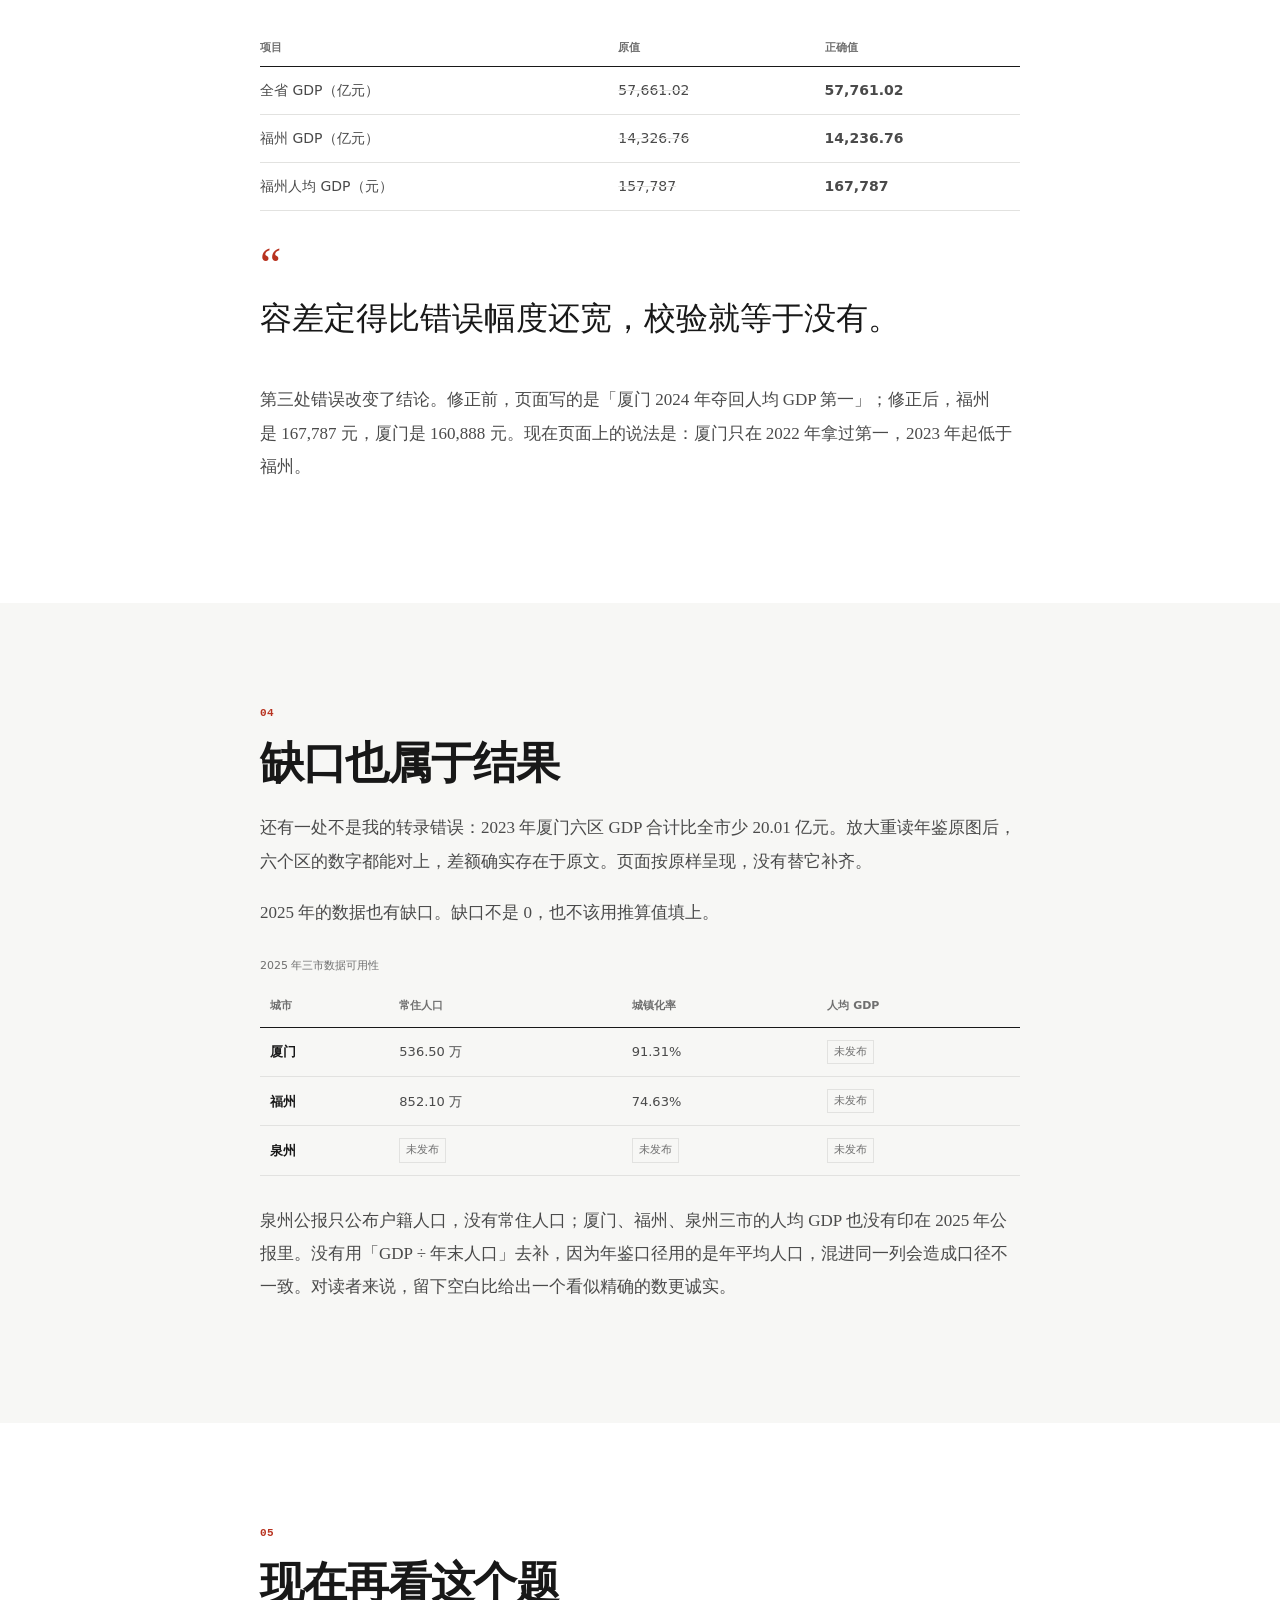
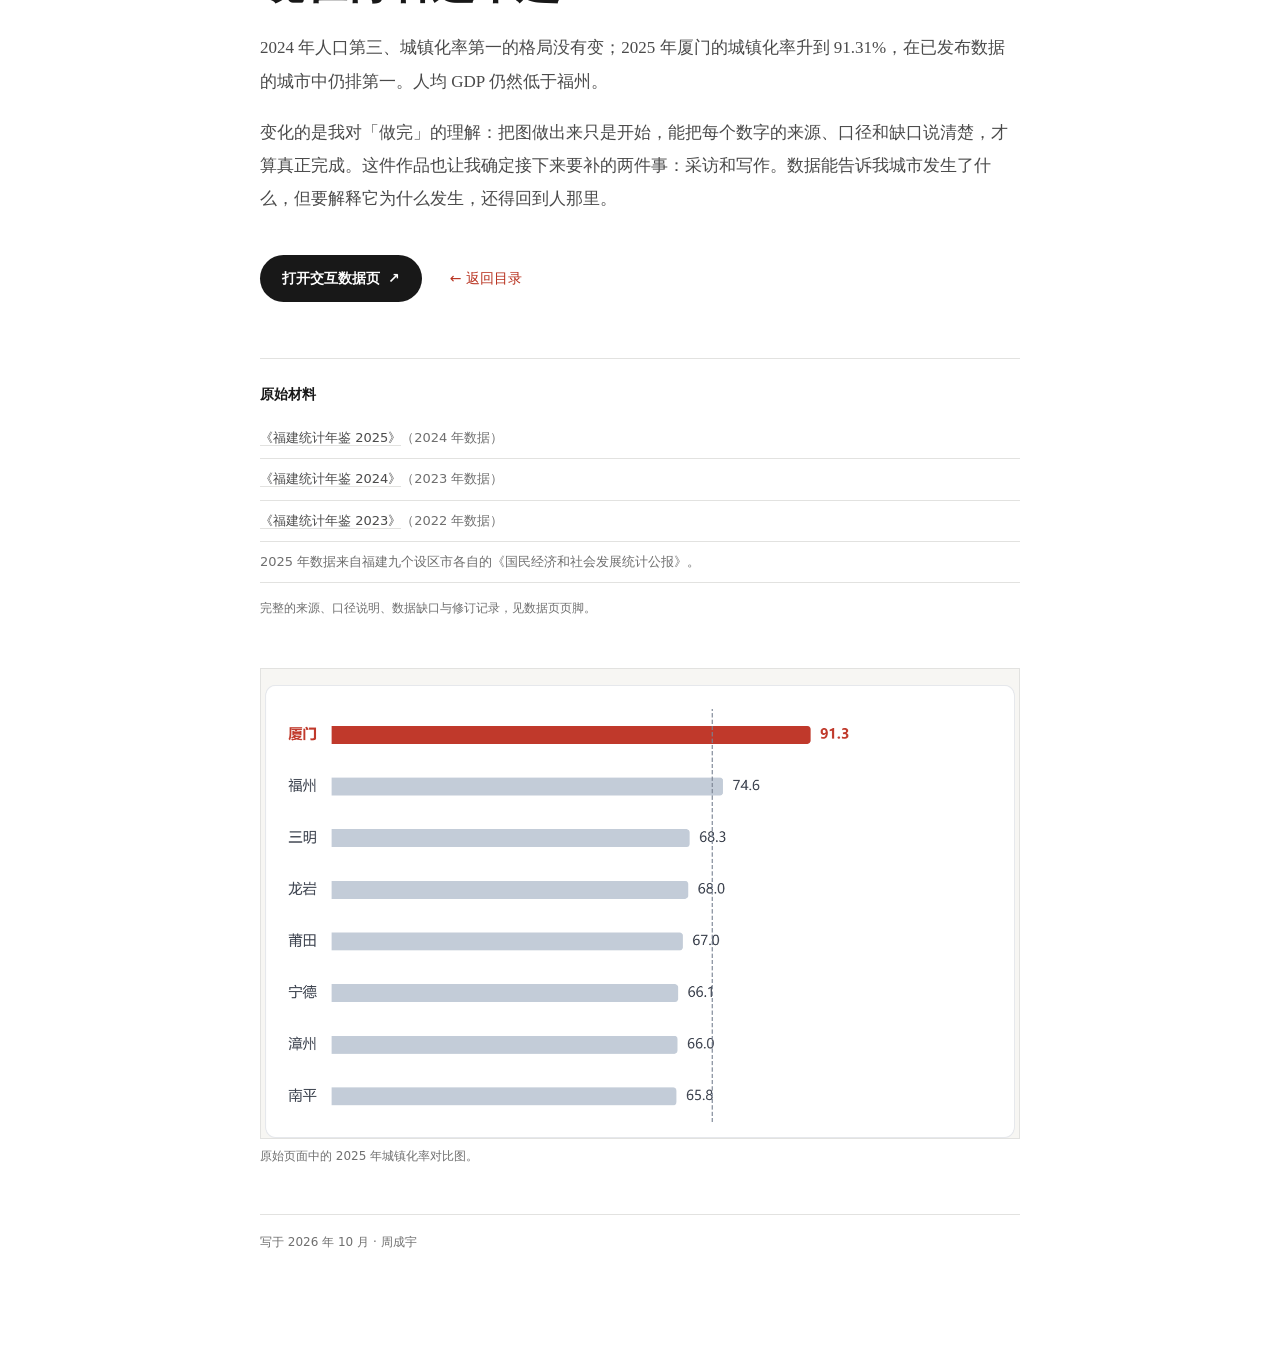
<file: work-xiamen.html>
<!DOCTYPE html>
<html lang="zh-CN">
<head>
<meta charset="utf-8">
<meta name="viewport" content="width=device-width, initial-scale=1">
<title>厦门：人口第三，城镇化率第一 · 周成宇</title>
<meta name="description" content="一件数据作品的核对过程：同一座城市，换一把尺子，排名从第三变成第一，再变成第二。">
<meta name="theme-color" content="#f7f7f5">
<link rel="stylesheet" href="style.css">
</head>
<body class="page-case" data-page="case">
<a class="skip-link" href="#main">跳到正文</a>
<div class="progress" aria-hidden="true"><span id="read-progress"></span></div>

<nav class="chapter-rail" aria-label="章节导航">
  <a href="#chapter-1" data-chapter="chapter-1"><span>01</span>三种尺子</a>
  <a href="#chapter-2" data-chapter="chapter-2"><span>02</span>GDP 反转</a>
  <a href="#chapter-3" data-chapter="chapter-3"><span>03</span>三处错误</a>
  <a href="#chapter-4" data-chapter="chapter-4"><span>04</span>数据缺口</a>
  <a href="#chapter-5" data-chapter="chapter-5"><span>05</span>再看这个题</a>
</nav>

<header class="nav">
  <div class="shell nav-inner">
    <a class="brand" href="index.html" aria-label="周成宇作品集首页">
      <span class="brand-mark" aria-hidden="true">周</span>
      <span class="brand-text">周成宇 / 数据与文字</span>
    </a>
    <nav class="nav-links" aria-label="主导航">
      <a href="works.html">目录</a>
      <a href="index.html#works">作品</a>
      <a href="index.html#about">关于</a>
      <a href="index.html#contact">联系</a>
    </nav>
  </div>
</header>

<main id="main">
  <section class="case-hero">
    <div class="shell case-hero-inner">
      <a class="back-link" href="works.html">← 返回目录</a>
      <p class="eyebrow eyebrow--dark">作品说明 / 数据分析</p>
      <h1 class="case-title">厦门：人口第三，<br>城镇化率第一</h1>
      <p class="case-deck">同一座城市，换一把尺子，排名就从第三变成第一，再变成第二。</p>

      <dl class="case-meta">
        <div><dt>时间</dt><dd>2026</dd></div>
        <div><dt>类型</dt><dd>数据分析 / 数据可视化</dd></div>
        <div><dt>我负责</dt><dd>数据查找、逐格转录、交叉校验、文字</dd></div>
        <div><dt>工具</dt><dd>Excel / CSV、ECharts、JavaScript、Python</dd></div>
        <div><dt>成果</dt><dd><a href="xiamen-city-data/web/index.html">交互数据页</a></dd></div>
      </dl>

      <a class="scroll-cue" href="#chapter-1">向下阅读 <span aria-hidden="true">↓</span></a>
    </div>
  </section>

  <section class="chapter chapter-dark" id="chapter-1" data-chapter="chapter-1">
    <div class="shell chapter-layout">
      <div class="sticky-chart">
        <div class="chart-head">
          <span class="chart-kicker">2024 · 福建九市</span>
          <strong id="metric-label">人口</strong>
        </div>

        <div class="metric-tabs" role="group" aria-label="切换指标">
          <button type="button" data-metric-tab="population" aria-pressed="true">人口</button>
          <button type="button" data-metric-tab="urbanization" aria-pressed="false">城镇化率</button>
          <button type="button" data-metric-tab="gdpPerCapita" aria-pressed="false">人均 GDP</button>
        </div>

        <div class="bar-chart" id="bar-chart" role="img" aria-label="2024 年福建九市人口排名，厦门第三">
          <noscript>
            <p>图表需要 JavaScript。关键数据：厦门人口 535 万，城镇化率 91.0%，人均 GDP 160,888 元。</p>
          </noscript>
        </div>
        <p class="chart-caption" id="bar-caption">2024 年末常住人口，单位：万人。数据来自福建统计年鉴。</p>
        <table class="sr-only" id="bar-table"></table>
      </div>

      <div class="steps" id="metric-steps">
        <article class="step is-active" data-metric="population">
          <span class="step-index">01</span>
          <h2>人口：第三</h2>
          <p>2024 年末，厦门常住人口 535 万。泉州 891 万、福州 850 万，厦门排在第三。</p>
        </article>
        <article class="step" data-metric="urbanization">
          <span class="step-index">02</span>
          <h2>城镇化率：第一</h2>
          <p>换一把尺子，91.0% 的厦门人住在城镇，比第二名福州高 16.7 个百分点；厦门是全省唯一超过 90% 的城市。</p>
        </article>
        <article class="step" data-metric="gdpPerCapita">
          <span class="step-index">03</span>
          <h2>人均 GDP：第二</h2>
          <p>再换一把尺子，厦门人均 GDP 160,888 元，福州 167,787 元。不是第一，是第二。</p>
        </article>
      </div>
    </div>
  </section>

  <section class="chapter chapter-dark" id="chapter-2" data-chapter="chapter-2">
    <div class="shell chapter-layout">
      <div class="sticky-chart">
        <div class="chart-head">
          <span class="chart-kicker">2022–2024 · 人均 GDP</span>
          <strong>厦门 vs 福州</strong>
        </div>
        <div class="line-chart-wrap">
          <svg id="line-chart" class="line-chart" viewBox="0 0 720 430" role="img" aria-label="2022 至 2024 年厦门与福州人均 GDP 折线图：2022 年厦门略高，2023 年起福州超过厦门"></svg>
          <p class="chart-fallback" id="line-fallback">图表数据未加载。关键数据：2022 年厦门 147,387 元，福州 145,936 元；2024 年厦门 160,888 元，福州 167,787 元。</p>
        </div>
        <p class="chart-caption">2025 年三市人均 GDP 未发布，折线停在 2024 年。单位：元。</p>
        <table class="sr-only" id="line-table"></table>
      </div>

      <div class="steps" id="gdp-steps">
        <article class="step is-active" data-year="2022">
          <span class="step-index">01</span>
          <h2>2022：厦门略高</h2>
          <p>厦门 147,387 元，福州 145,936 元，相差 1,451 元。那一年厦门是全省第一。</p>
        </article>
        <article class="step" data-year="2023">
          <span class="step-index">02</span>
          <h2>2023：福州反超</h2>
          <p>福州 152,846 元，厦门 151,697 元。差距只有 1,149 元，但方向变了。</p>
        </article>
        <article class="step" data-year="2024">
          <span class="step-index">03</span>
          <h2>2024：差距拉大</h2>
          <p>福州 167,787 元，厦门 160,888 元，相差 6,899 元。厦门只在 2022 年拿过第一。</p>
        </article>
      </div>
    </div>
  </section>

  <section class="chapter chapter-paper" id="chapter-3" data-chapter="chapter-3">
    <div class="case-article">
      <p class="section-number">03</p>
      <h2>校验抓出了三处错误</h2>
      <p>数据录入完之后，脚本做了六项校验：城镇人口加乡村人口等于常住人口；城镇化率等于城镇人口除以常住人口；人均 GDP 约等于 GDP 除以年末人口；三次产业合计等于 GDP；城镇收入高于农村收入；以及九市 GDP 合计与全省、厦门六区 GDP 合计与全市的交叉核对。</p>
      <p>第一版的人均 GDP 校验容差定在 1.5%。三处转录错误造成的偏差都在 0.7% 以内，全部漏了过去。后来把容差收紧到 0.7%，又新增「九市 GDP 合计 ≈ 全省」这一条，问题才露出来。</p>

      <table class="error-table">
        <thead>
          <tr><th scope="col">项目</th><th scope="col">原值</th><th scope="col">正确值</th></tr>
        </thead>
        <tbody>
          <tr data-reveal><td>全省 GDP（亿元）</td><td class="old">57,661.02</td><td class="new">57,761.02</td></tr>
          <tr data-reveal><td>福州 GDP（亿元）</td><td class="old">14,326.76</td><td class="new">14,236.76</td></tr>
          <tr data-reveal><td>福州人均 GDP（元）</td><td class="old">157,787</td><td class="new">167,787</td></tr>
        </tbody>
      </table>

      <blockquote class="pullquote">容差定得比错误幅度还宽，校验就等于没有。</blockquote>

      <p>第三处错误改变了结论。修正前，页面写的是「厦门 2024 年夺回人均 GDP 第一」；修正后，福州是 167,787 元，厦门是 160,888 元。现在页面上的说法是：厦门只在 2022 年拿过第一，2023 年起低于福州。</p>
    </div>
  </section>

  <section class="chapter chapter-paper chapter-paper--tint" id="chapter-4" data-chapter="chapter-4">
    <div class="case-article">
      <p class="section-number">04</p>
      <h2>缺口也属于结果</h2>
      <p>还有一处不是我的转录错误：2023 年厦门六区 GDP 合计比全市少 20.01 亿元。放大重读年鉴原图后，六个区的数字都能对上，差额确实存在于原文。页面按原样呈现，没有替它补齐。</p>
      <p>2025 年的数据也有缺口。缺口不是 0，也不该用推算值填上。</p>

      <div class="matrix-wrap" data-reveal>
        <table class="matrix">
          <caption>2025 年三市数据可用性</caption>
          <thead>
            <tr><th scope="col">城市</th><th scope="col">常住人口</th><th scope="col">城镇化率</th><th scope="col">人均 GDP</th></tr>
          </thead>
          <tbody>
            <tr><th scope="row">厦门</th><td>536.50 万</td><td>91.31%</td><td><span class="missing">未发布</span></td></tr>
            <tr><th scope="row">福州</th><td>852.10 万</td><td>74.63%</td><td><span class="missing">未发布</span></td></tr>
            <tr><th scope="row">泉州</th><td><span class="missing">未发布</span></td><td><span class="missing">未发布</span></td><td><span class="missing">未发布</span></td></tr>
          </tbody>
        </table>
      </div>

      <p>泉州公报只公布户籍人口，没有常住人口；厦门、福州、泉州三市的人均 GDP 也没有印在 2025 年公报里。没有用「GDP ÷ 年末人口」去补，因为年鉴口径用的是年平均人口，混进同一列会造成口径不一致。对读者来说，留下空白比给出一个看似精确的数更诚实。</p>
    </div>
  </section>

  <section class="chapter chapter-paper" id="chapter-5" data-chapter="chapter-5">
    <div class="case-article">
      <p class="section-number">05</p>
      <h2>现在再看这个题</h2>
      <p>2024 年人口第三、城镇化率第一的格局没有变；2025 年厦门的城镇化率升到 91.31%，在已发布数据的城市中仍排第一。人均 GDP 仍然低于福州。</p>
      <p>变化的是我对「做完」的理解：把图做出来只是开始，能把每个数字的来源、口径和缺口说清楚，才算真正完成。这件作品也让我确定接下来要补的两件事：采访和写作。数据能告诉我城市发生了什么，但要解释它为什么发生，还得回到人那里。</p>

      <div class="case-cta">
        <a class="button-primary" href="xiamen-city-data/web/index.html">打开交互数据页 <span aria-hidden="true">↗</span></a>
        <a class="text-link" href="works.html">← 返回目录</a>
      </div>

      <section class="case-sources" aria-labelledby="sources-title">
        <h3 id="sources-title">原始材料</h3>
        <ul>
          <li><a href="https://tjj.fujian.gov.cn/tongjinianjian/dz2025/zk/indexch.htm" target="_blank" rel="noopener">《福建统计年鉴 2025》</a>（2024 年数据）</li>
          <li><a href="https://tjj.fujian.gov.cn/tongjinianjian/dz2024/indexch.htm" target="_blank" rel="noopener">《福建统计年鉴 2024》</a>（2023 年数据）</li>
          <li><a href="https://tjj.fujian.gov.cn/tongjinianjian/dz2023/indexch.htm" target="_blank" rel="noopener">《福建统计年鉴 2023》</a>（2022 年数据）</li>
          <li>2025 年数据来自福建九个设区市各自的《国民经济和社会发展统计公报》。</li>
        </ul>
        <p class="source-note">完整的来源、口径说明、数据缺口与修订记录，见数据页页脚。</p>
      </section>

      <figure class="appendix-figure">
        <img src="assets/xiamen-chart.png" alt="原始数据页中的福建设区市城镇化率对比图，厦门以 91.3% 居首" loading="lazy" decoding="async">
        <figcaption>原始页面中的 2025 年城镇化率对比图。</figcaption>
      </figure>

      <footer class="case-footer">写于 2026 年 10 月 · 周成宇</footer>
    </div>
  </section>
</main>

<script src="works.js"></script>
<script src="site.js"></script>
<script src="xiamen-city-data/web/data.js"></script>
<script>
(function () {
  'use strict';

  const DATA = window.DATA;
  const reduceMotion = window.matchMedia('(prefers-reduced-motion: reduce)').matches;
  const metricOrder = ['population', 'urbanization', 'gdpPerCapita'];
  const metrics = {
    population: {
      label: '人口',
      caption: '2024 年末常住人口，单位：万人。数据来自福建统计年鉴。',
      format: (value) => value.toFixed(1).replace('.0', '') + ' 万',
    },
    urbanization: {
      label: '城镇化率',
      caption: '2024 年常住人口城镇化率，单位：%。厦门比第二名福州高 16.7 个百分点。',
      format: (value) => value.toFixed(1) + '%',
    },
    gdpPerCapita: {
      label: '人均 GDP',
      caption: '2024 年人均地区生产总值，单位：元。厦门排在福州之后。',
      format: (value) => value.toLocaleString('en-US'),
    },
  };

  const barChart = document.getElementById('bar-chart');
  const barCaption = document.getElementById('bar-caption');
  const metricLabel = document.getElementById('metric-label');
  const barTable = document.getElementById('bar-table');
  const lineChart = document.getElementById('line-chart');
  const lineTable = document.getElementById('line-table');
  const metricTabs = [...document.querySelectorAll('[data-metric-tab]')];
  const metricSteps = [...document.querySelectorAll('[data-metric]')];
  const yearSteps = [...document.querySelectorAll('[data-year]')];
  let currentMetric = 'population';

  function byYear(year, region) {
    if (!DATA || !Array.isArray(DATA.cities)) return null;
    return DATA.cities.find((row) => row.year === year && row.region === region) || null;
  }

  function citiesFor(year) {
    if (!DATA || !Array.isArray(DATA.cities)) return [];
    return DATA.cities.filter((row) => row.year === year && row.region !== '全省');
  }

  function activeMetric() {
    return metrics[currentMetric] || metrics.population;
  }

  function renderBars(metricKey) {
    if (!barChart) return;

    currentMetric = metricKey;
    const metric = activeMetric();
    if (metricLabel) metricLabel.textContent = metric.label;
    if (barCaption) barCaption.textContent = metric.caption;

    metricTabs.forEach((button) => {
      button.setAttribute('aria-pressed', String(button.dataset.metricTab === metricKey));
    });

    metricSteps.forEach((step) => {
      step.classList.toggle('is-active', step.dataset.metric === metricKey);
    });

    if (!DATA) {
      barChart.innerHTML = '<p class="chart-fallback">图表数据未加载。关键数据：厦门人口 535 万，城镇化率 91.0%，人均 GDP 160,888 元。</p>';
      if (barTable) barTable.innerHTML = '';
      return;
    }

    const rows = citiesFor(2024)
      .filter((row) => row[metricKey] !== null && row[metricKey] !== undefined)
      .sort((a, b) => b[metricKey] - a[metricKey]);

    if (!rows.length) {
      barChart.innerHTML = '<p class="chart-fallback">这个指标暂时没有数据。</p>';
      return;
    }

    const max = Math.max(...rows.map((row) => row[metricKey]));
    barChart.innerHTML = '';

    rows.forEach((row, index) => {
      const item = document.createElement('div');
      item.className = 'bar-row' + (row.region === '厦门' ? ' is-active' : '');
      item.style.order = String(index);

      const city = document.createElement('span');
      city.className = 'bar-city';
      city.textContent = row.region;

      const track = document.createElement('span');
      track.className = 'bar-track';
      const fill = document.createElement('span');
      fill.className = 'bar-fill';
      const targetWidth = ((row[metricKey] / max) * 100).toFixed(2) + '%';
      fill.style.setProperty('--w', reduceMotion ? targetWidth : '0%');
      track.appendChild(fill);

      const value = document.createElement('span');
      value.className = 'bar-value';
      value.textContent = metric.format(row[metricKey]);

      item.append(city, track, value);
      barChart.appendChild(item);

      if (!reduceMotion) {
        window.requestAnimationFrame(() => fill.style.setProperty('--w', targetWidth));
      }
    });

    const xiamenRow = byYear(2024, '厦门');
    if (xiamenRow) {
      barChart.setAttribute('aria-label', '2024 年福建九市' + metric.label + '排名，厦门' + metric.format(xiamenRow[metricKey]));
    }
    renderBarTable(metricKey, rows);
  }

  function renderBarTable(metricKey, rows) {
    if (!barTable) return;
    const metric = metrics[metricKey];
    barTable.innerHTML = '';
    const caption = document.createElement('caption');
    caption.textContent = '2024 年福建九市' + metric.label;
    barTable.appendChild(caption);

    const thead = document.createElement('thead');
    const headRow = document.createElement('tr');
    ['城市', metric.label, '厦门排名'].forEach((label) => {
      const th = document.createElement('th');
      th.scope = 'col';
      th.textContent = label;
      headRow.appendChild(th);
    });
    thead.appendChild(headRow);
    barTable.appendChild(thead);

    const xiamenIndex = rows.findIndex((row) => row.region === '厦门');
    const tbody = document.createElement('tbody');
    rows.forEach((row) => {
      const tr = document.createElement('tr');
      const city = document.createElement('th');
      city.scope = 'row';
      city.textContent = row.region;
      const value = document.createElement('td');
      value.textContent = metric.format(row[metricKey]);
      const rank = document.createElement('td');
      rank.textContent = row.region === '厦门' ? '第 ' + (xiamenIndex + 1) : '';
      tr.append(city, value, rank);
      tbody.appendChild(tr);
    });
    barTable.appendChild(tbody);
  }

  function renderLineChart() {
    if (!lineChart) return;

    if (!DATA) {
      const fallback = document.getElementById('line-fallback');
      if (fallback) fallback.hidden = false;
      lineChart.hidden = true;
      return;
    }

    lineChart.hidden = false;
    const fallback = document.getElementById('line-fallback');
    if (fallback) fallback.hidden = true;

    const years = [2022, 2023, 2024];
    const series = {
      xiamen: years.map((year) => byYear(year, '厦门')),
      fuzhou: years.map((year) => byYear(year, '福州')),
    };
    const values = years
      .flatMap((year) => [byYear(year, '厦门').gdpPerCapita, byYear(year, '福州').gdpPerCapita])
      .filter((value) => typeof value === 'number');

    const min = Math.floor((Math.min(...values) - 3000) / 1000) * 1000;
    const max = Math.ceil((Math.max(...values) + 3000) / 1000) * 1000;
    const width = 720;
    const height = 430;
    const pad = { top: 32, right: 28, bottom: 46, left: 74 };
    const plotW = width - pad.left - pad.right;
    const plotH = height - pad.top - pad.bottom;
    const x = (index) => pad.left + (plotW / (years.length - 1)) * index;
    const y = (value) => pad.top + plotH - ((value - min) / (max - min)) * plotH;

    const ticks = [min, min + (max - min) / 3, min + ((max - min) * 2) / 3, max];
    const parts = [];

    ticks.forEach((tick) => {
      const tickY = y(tick).toFixed(1);
      parts.push(`<line class="chart-grid-line" x1="${pad.left}" y1="${tickY}" x2="${width - pad.right}" y2="${tickY}"></line>`);
      parts.push(`<text class="chart-axis-label" x="${pad.left - 12}" y="${tickY}" text-anchor="end" dominant-baseline="middle">${Math.round(tick).toLocaleString('en-US')}</text>`);
    });

    years.forEach((year, index) => {
      parts.push(`<text class="chart-axis-label" x="${x(index).toFixed(1)}" y="${height - 14}" text-anchor="middle">${year}</text>`);
    });

    function lineFor(key, colorClass) {
      const points = series[key]
        .map((row, index) => `${x(index).toFixed(1)},${y(row.gdpPerCapita).toFixed(1)}`)
        .join(' ');
      return `<polyline class="chart-line ${colorClass}" points="${points}"></polyline>`;
    }

    parts.push(lineFor('xiamen', 'is-xiamen'));
    parts.push(lineFor('fuzhou', 'is-fuzhou'));

    years.forEach((year, index) => {
      const xm = series.xiamen[index];
      const fz = series.fuzhou[index];
      parts.push(`<circle class="chart-dot is-xiamen" cx="${x(index).toFixed(1)}" cy="${y(xm.gdpPerCapita).toFixed(1)}" r="5"></circle>`);
      parts.push(`<circle class="chart-dot is-fuzhou" cx="${x(index).toFixed(1)}" cy="${y(fz.gdpPerCapita).toFixed(1)}" r="5"></circle>`);
      parts.push(`<text class="chart-value-label is-xiamen" x="${x(index).toFixed(1)}" y="${(y(xm.gdpPerCapita) - 18).toFixed(1)}" text-anchor="middle">${xm.gdpPerCapita.toLocaleString('en-US')}</text>`);
      parts.push(`<text class="chart-value-label is-fuzhou" x="${x(index).toFixed(1)}" y="${(y(fz.gdpPerCapita) + 28).toFixed(1)}" text-anchor="middle">${fz.gdpPerCapita.toLocaleString('en-US')}</text>`);
    });

    parts.push(`<text class="chart-series-label is-xiamen" x="${pad.left}" y="${pad.top - 12}">厦门</text>`);
    parts.push(`<text class="chart-series-label is-fuzhou" x="${pad.left + 48}" y="${pad.top - 12}">福州</text>`);

    lineChart.innerHTML = parts.join('');
    renderLineTable(years, series);
  }

  function drawLineChart() {
    if (!lineChart || !DATA || reduceMotion) return;
    const lines = lineChart.querySelectorAll('.chart-line');
    lines.forEach((line) => {
      const length = line.getTotalLength();
      line.style.strokeDasharray = String(length);
      line.style.strokeDashoffset = String(length);
    });
    window.requestAnimationFrame(() => {
      lines.forEach((line) => {
        line.style.transition = 'stroke-dashoffset 700ms cubic-bezier(.22,.61,.36,1)';
        line.style.strokeDashoffset = '0';
      });
    });
  }

  function initLineDraw() {
    if (!lineChart || !DATA || reduceMotion) return;
    const chapter = document.getElementById('chapter-2');
    if (!chapter || !('IntersectionObserver' in window)) {
      drawLineChart();
      return;
    }

    const observer = new IntersectionObserver((entries) => {
      if (!entries.some((entry) => entry.isIntersecting)) return;
      drawLineChart();
      observer.disconnect();
    }, { threshold: 0.2 });

    observer.observe(chapter);
  }

  function renderLineTable(years, series) {
    if (!lineTable) return;
    lineTable.innerHTML = '';
    const caption = document.createElement('caption');
    caption.textContent = '厦门与福州人均 GDP';
    lineTable.appendChild(caption);

    const thead = document.createElement('thead');
    const headRow = document.createElement('tr');
    ['年份', '厦门（元）', '福州（元）'].forEach((label) => {
      const th = document.createElement('th');
      th.scope = 'col';
      th.textContent = label;
      headRow.appendChild(th);
    });
    thead.appendChild(headRow);
    lineTable.appendChild(thead);

    const tbody = document.createElement('tbody');
    years.forEach((year, index) => {
      const tr = document.createElement('tr');
      const yearCell = document.createElement('th');
      yearCell.scope = 'row';
      yearCell.textContent = String(year);
      const xm = document.createElement('td');
      xm.textContent = series.xiamen[index].gdpPerCapita.toLocaleString('en-US');
      const fz = document.createElement('td');
      fz.textContent = series.fuzhou[index].gdpPerCapita.toLocaleString('en-US');
      tr.append(yearCell, xm, fz);
      tbody.appendChild(tr);
    });
    lineTable.appendChild(tbody);
  }

  function initMetricTabs() {
    if (!metricTabs.length) return;
    metricTabs.forEach((button) => {
      button.addEventListener('click', () => renderBars(button.dataset.metricTab));
    });
  }

  function initSteps() {
    if (!('IntersectionObserver' in window) || reduceMotion) return;
    if (window.matchMedia('(max-width: 900px)').matches) return;

    const observer = new IntersectionObserver((entries) => {
      entries.forEach((entry) => {
        if (!entry.isIntersecting) return;
        const step = entry.target;
        if (step.dataset.metric) renderBars(step.dataset.metric);
        if (step.dataset.year) {
          yearSteps.forEach((item) => item.classList.toggle('is-active', item === step));
        }
      });
    }, { threshold: 0.55 });

    metricSteps.forEach((step) => observer.observe(step));
    yearSteps.forEach((step) => observer.observe(step));
  }

  function initProgress() {
    const bar = document.getElementById('read-progress');
    const rail = document.querySelector('.chapter-rail');
    const chapters = [...document.querySelectorAll('section[data-chapter]')];
    const railLinks = [...document.querySelectorAll('.chapter-rail a')];
    if (!bar) return;

    let ticking = false;

    function updateProgress() {
      const docEl = document.documentElement;
      const max = docEl.scrollHeight - window.innerHeight;
      const ratio = max > 0 ? Math.min(1, Math.max(0, window.scrollY / max)) : 0;
      bar.style.transform = 'scaleX(' + ratio + ')';
      if (rail) rail.classList.toggle('is-visible', window.scrollY > 420);
      ticking = false;
    }

    function onScroll() {
      if (ticking) return;
      ticking = true;
      window.requestAnimationFrame(updateProgress);
    }

    window.addEventListener('scroll', onScroll, { passive: true });
    window.addEventListener('resize', updateProgress, { passive: true });
    updateProgress();

    if (!('IntersectionObserver' in window)) return;
    const chapterObserver = new IntersectionObserver((entries) => {
      entries.forEach((entry) => {
        if (!entry.isIntersecting) return;
        const id = entry.target.id;
        railLinks.forEach((link) => link.classList.toggle('is-active', link.dataset.chapter === id));
      });
    }, { rootMargin: '-30% 0px -55% 0px', threshold: 0.01 });
    chapters.forEach((chapter) => chapterObserver.observe(chapter));
  }

  renderBars('population');
  renderLineChart();
  initMetricTabs();
  initSteps();
  initLineDraw();
  initProgress();
})();
</script>
</body>
</html>
</file>
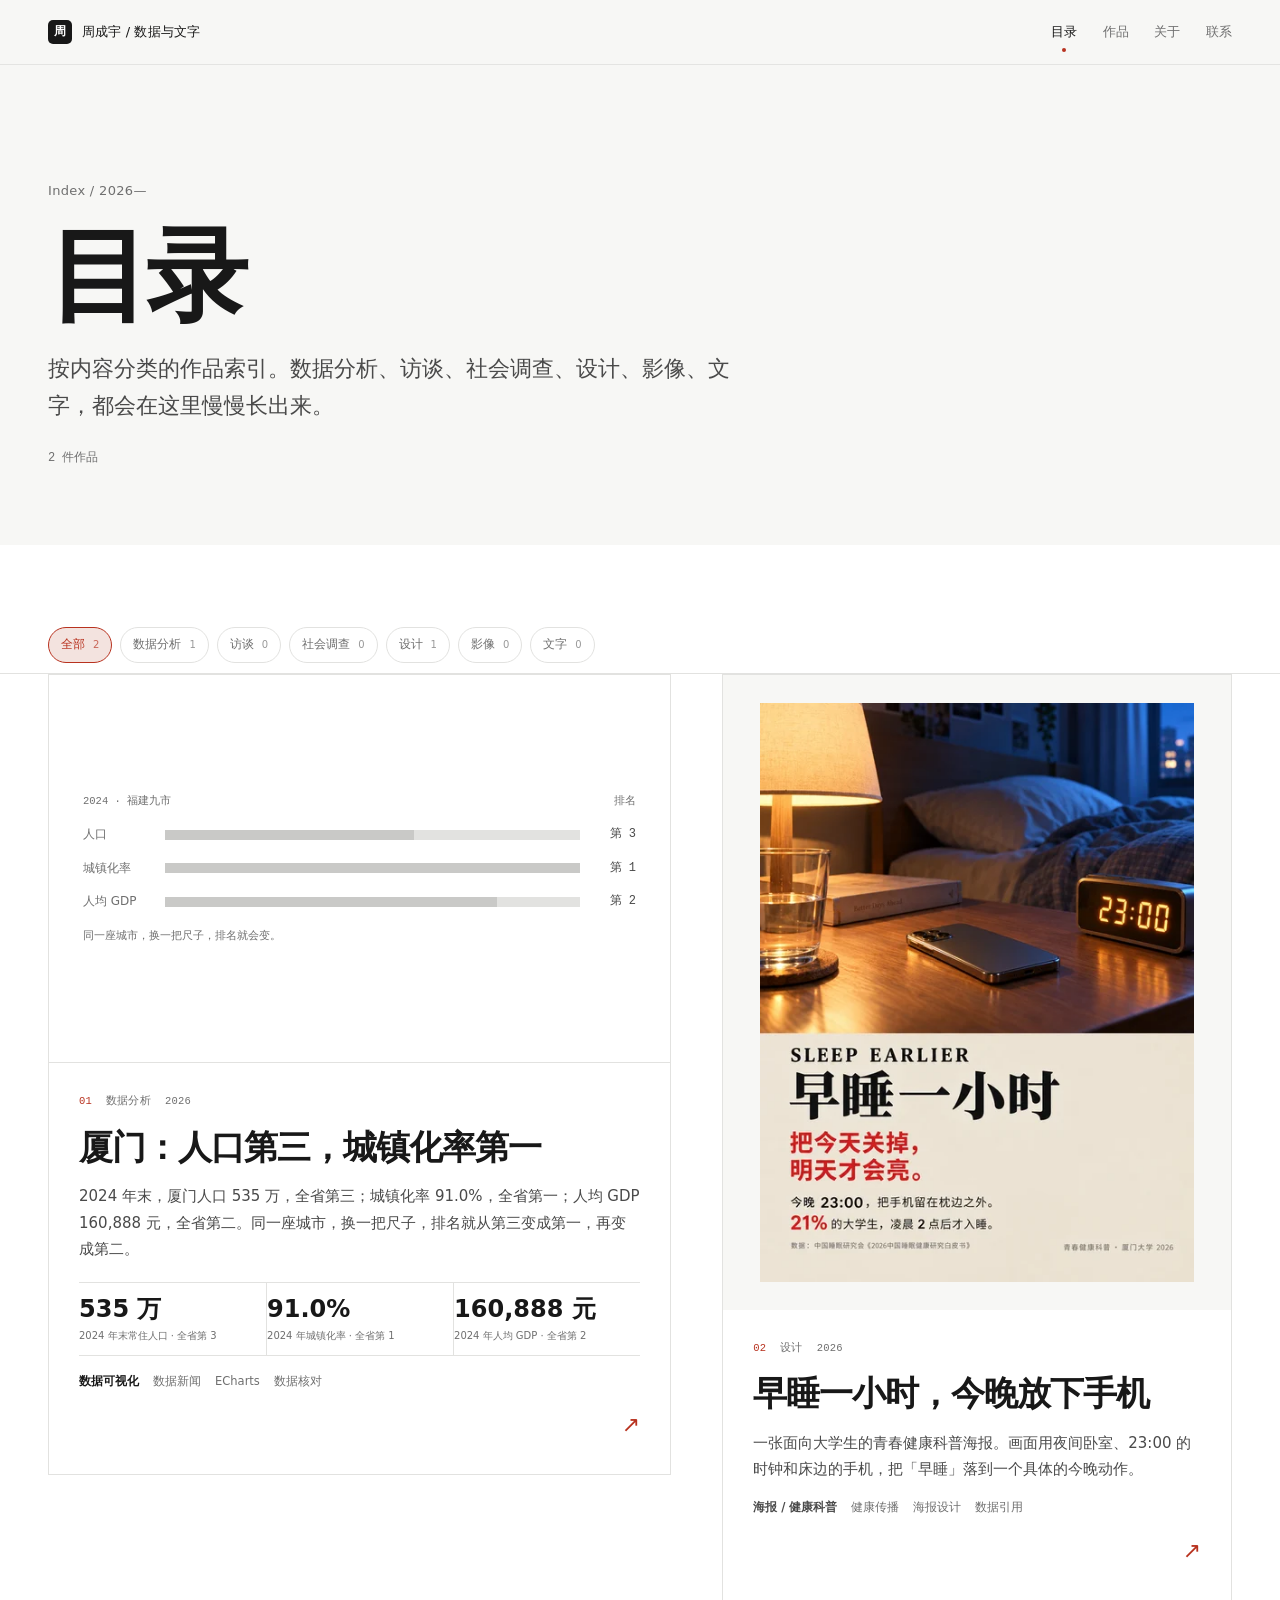
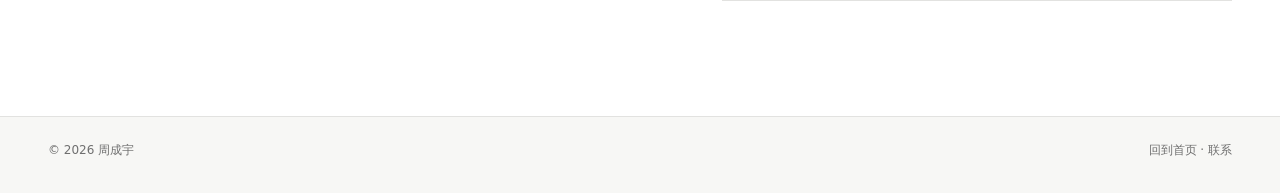
<file: works.html>
<!DOCTYPE html>
<html lang="zh-CN">
<head>
<meta charset="utf-8">
<meta name="viewport" content="width=device-width, initial-scale=1">
<title>目录 · 周成宇作品集</title>
<meta name="description" content="周成宇的作品目录：数据分析、访谈、社会调查、影像与文字。">
<meta name="theme-color" content="#f7f7f5">
<link rel="stylesheet" href="style.css">
</head>
<body class="page-catalog" data-page="catalog">
<a class="skip-link" href="#main">跳到正文</a>

<header class="nav">
  <div class="shell nav-inner">
    <a class="brand" href="index.html" aria-label="周成宇作品集首页">
      <span class="brand-mark" aria-hidden="true">周</span>
      <span class="brand-text">周成宇 / 数据与文字</span>
    </a>
    <nav class="nav-links" aria-label="主导航">
      <a href="works.html" aria-current="page">目录</a>
      <a href="index.html#works">作品</a>
      <a href="index.html#about">关于</a>
      <a href="index.html#contact">联系</a>
    </nav>
  </div>
</header>

<main id="main">
  <section class="catalog-hero">
    <div class="shell">
      <p class="eyebrow">Index / 2026—</p>
      <h1>目录</h1>
      <p class="catalog-intro">按内容分类的作品索引。数据分析、访谈、社会调查、设计、影像、文字，都会在这里慢慢长出来。</p>
      <p class="catalog-count" id="catalog-count">作品目录</p>
    </div>
  </section>

  <section class="catalog-main">
    <div class="shell">
      <div class="filter-sticky">
        <div class="catalog-filter" id="catalog-filter" role="group" aria-label="筛选作品"></div>
      </div>

      <p class="sr-only" id="catalog-status" aria-live="polite"></p>

      <div class="work-grid" id="catalog-list">
        <noscript>
          <div class="catalog-empty">
            <p>目录由 <code>works.js</code> 驱动，请启用 JavaScript 查看分类与作品。</p>
            <a class="text-link" href="work-xiamen.html">先读精选作品：厦门数据故事 →</a>
          </div>
        </noscript>
      </div>
    </div>
  </section>
</main>

<footer class="site-footer">
  <div class="shell footer-inner">
    <span>© 2026 周成宇</span>
    <span><a href="index.html">回到首页</a> · <a href="index.html#contact">联系</a></span>
  </div>
</footer>

<script src="works.js"></script>
<script src="site.js"></script>
</body>
</html>
</file>
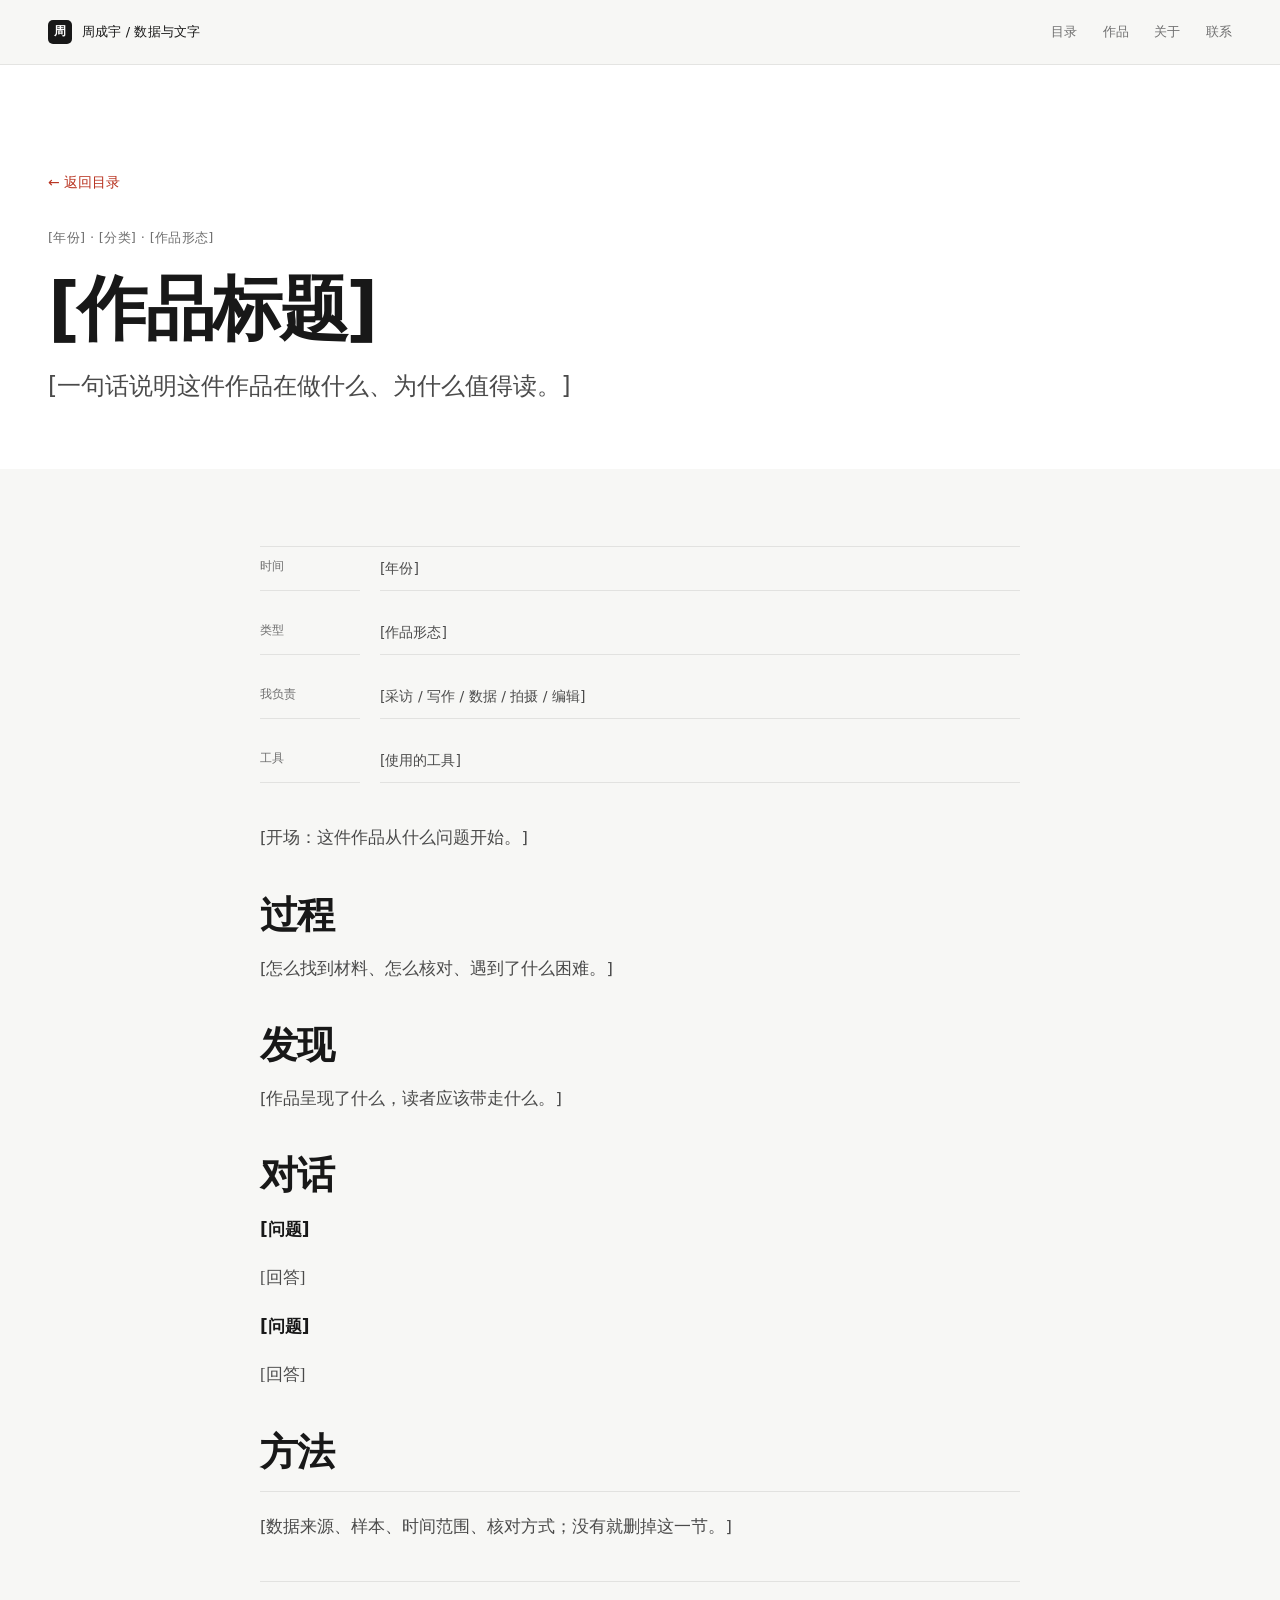
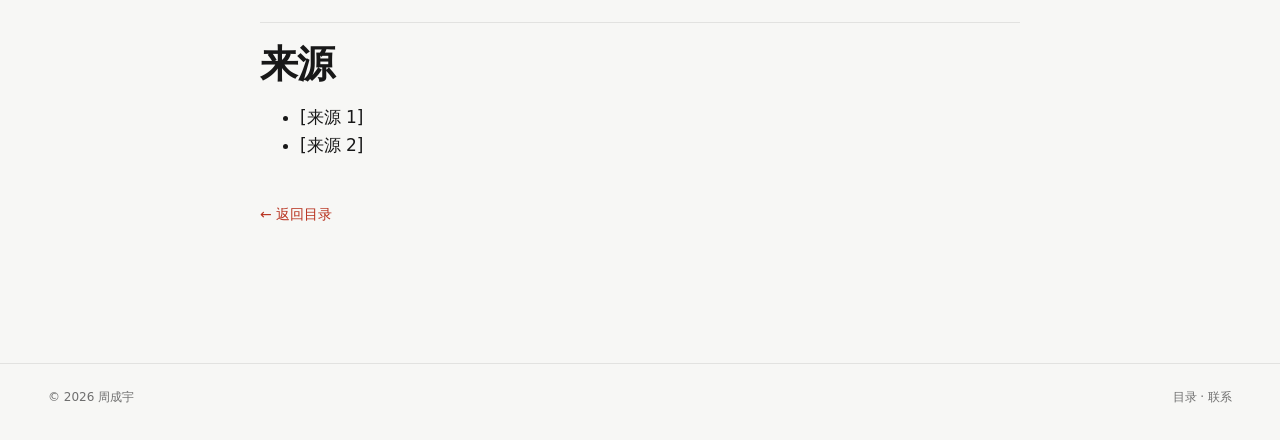
<file: templates/work.html>
<!--
  作品页模板
  用法：复制到 portfolio/ 根目录，重命名为你的作品 slug.html，
  然后把下面的 ../ 路径全部去掉（例如 ../style.css 改成 style.css）。
  这个文件本身不会被目录链接；不要在发布时删掉 templates 文件夹。
-->
<!DOCTYPE html>
<html lang="zh-CN">
<head>
<meta charset="utf-8">
<meta name="viewport" content="width=device-width, initial-scale=1">
<meta name="robots" content="noindex">
<title>[作品标题] · 周成宇作品集</title>
<meta name="description" content="[一句话说明这件作品。]">
<meta name="theme-color" content="#f7f7f5">
<link rel="stylesheet" href="../style.css">
</head>
<body class="page-work" data-page="work">
<a class="skip-link" href="#main">跳到正文</a>

<header class="nav">
  <div class="shell nav-inner">
    <a class="brand" href="../index.html" aria-label="周成宇作品集首页">
      <span class="brand-mark" aria-hidden="true">周</span>
      <span class="brand-text">周成宇 / 数据与文字</span>
    </a>
    <nav class="nav-links" aria-label="主导航">
      <a href="../works.html">目录</a>
      <a href="../index.html#works">作品</a>
      <a href="../index.html#about">关于</a>
      <a href="../index.html#contact">联系</a>
    </nav>
  </div>
</header>

<main id="main">
  <section class="work-hero">
    <div class="shell">
      <a class="text-link" href="../works.html">← 返回目录</a>
      <p class="eyebrow" style="margin-top:32px">[年份] · [分类] · [作品形态]</p>
      <h1>[作品标题]</h1>
      <p class="work-deck">[一句话说明这件作品在做什么、为什么值得读。]</p>
    </div>
  </section>

  <article class="work-article">
    <dl class="article-meta">
      <div><dt>时间</dt><dd>[年份]</dd></div>
      <div><dt>类型</dt><dd>[作品形态]</dd></div>
      <div><dt>我负责</dt><dd>[采访 / 写作 / 数据 / 拍摄 / 编辑]</dd></div>
      <div><dt>工具</dt><dd>[使用的工具]</dd></div>
    </dl>

    <p>[开场：这件作品从什么问题开始。]</p>

    <h2>过程</h2>
    <p>[怎么找到材料、怎么核对、遇到了什么困难。]</p>

    <h2>发现</h2>
    <p>[作品呈现了什么，读者应该带走什么。]</p>

    <!--
      访谈类作品可以保留下面的 Q&A 区块；
      数据分析类作品可以保留「方法」区块；
      其他类型不需要的区块直接删掉。
    -->
    <h2>对话</h2>
    <dl class="qna">
      <dt>[问题]</dt>
      <dd>[回答]</dd>
      <dt>[问题]</dt>
      <dd>[回答]</dd>
    </dl>

    <h2>方法</h2>
    <div class="method">
      <p>[数据来源、样本、时间范围、核对方式；没有就删掉这一节。]</p>
    </div>

    <section class="work-sources">
      <h2>来源</h2>
      <ul>
        <li>[来源 1]</li>
        <li>[来源 2]</li>
      </ul>
    </section>

    <p style="margin-top:40px"><a class="text-link" href="../works.html">← 返回目录</a></p>
  </article>
</main>

<footer class="site-footer">
  <div class="shell footer-inner">
    <span>© 2026 周成宇</span>
    <span><a href="../works.html">目录</a> · <a href="../index.html#contact">联系</a></span>
  </div>
</footer>

<script src="../works.js"></script>
<script src="../site.js"></script>
</body>
</html>
</file>
<file: style.css>
/* ============================================================
   周成宇作品集
   浅色目录 + 暗色数据故事
   ============================================================ */

@view-transition {
  navigation: auto;
}

::view-transition-old(root),
::view-transition-new(root) {
  animation-duration: 400ms;
  animation-timing-function: cubic-bezier(.22, .61, .36, 1);
}

::view-transition-group(work-title-xiamen),
::view-transition-group(work-title-sleep-earlier) {
  animation-duration: 460ms;
  animation-timing-function: cubic-bezier(.22, .61, .36, 1);
}

::view-transition-group(poster-cover) {
  animation-duration: 600ms;
  animation-timing-function: cubic-bezier(.22, .61, .36, 1);
}

:root {
  --bg: #f7f7f5;
  --surface: #ffffff;
  --ink: #181818;
  --ink-2: #4a4a4a;
  --muted: #6f6f6f;
  --rule: #e2e2e0;
  --accent: #b8321f;
  --accent-bright: #ff6243;
  --accent-soft: #f3e3df;
  --night: #0b0b0c;
  --night-2: #141518;
  --night-ink: #f5f5f7;
  --night-muted: #a1a1a6;
  --night-rule: #2a2a2e;
  --sans: "SF Pro Display", "PingFang SC", "Noto Sans SC", "Microsoft YaHei", "Hiragino Sans GB", system-ui, sans-serif;
  --serif: "Noto Serif SC", "Songti SC", "STSong", "SimSun", Georgia, serif;
  --mono: ui-monospace, SFMono-Regular, Consolas, monospace;
  --wide: 1280px;
  --reading: 760px;
  --gutter: clamp(20px, 4vw, 48px);
  --nav-h: 64px;
  --filter-h: 58px;
  --ease: cubic-bezier(.22, .61, .36, 1);
  --dur-fast: 180ms;
  --dur-base: 420ms;
  --dur-slow: 700ms;
}

*,
*::before,
*::after {
  box-sizing: border-box;
}

html {
  scroll-behavior: smooth;
  -webkit-text-size-adjust: 100%;
}

body {
  margin: 0;
  background: var(--bg);
  color: var(--ink);
  font-family: var(--sans);
  font-size: 17px;
  line-height: 1.65;
  -webkit-font-smoothing: antialiased;
  text-rendering: optimizeLegibility;
}

a {
  color: inherit;
}

img {
  max-width: 100%;
  height: auto;
}

button {
  font: inherit;
}

code {
  font-family: var(--mono);
  font-size: .92em;
}

::selection {
  background: var(--accent-soft);
  color: var(--ink);
}

[hidden] {
  display: none !important;
}

.sr-only {
  position: absolute !important;
  width: 1px !important;
  height: 1px !important;
  padding: 0 !important;
  margin: -1px !important;
  overflow: hidden !important;
  clip: rect(0, 0, 0, 0) !important;
  white-space: nowrap !important;
  border: 0 !important;
}

:focus-visible {
  outline: 2px solid var(--focus, var(--accent));
  outline-offset: 4px;
}

.chapter-dark,
.featured-section,
.case-hero {
  --focus: var(--accent-bright);
}

.skip-link {
  position: fixed;
  top: -60px;
  left: 16px;
  z-index: 100;
  padding: 9px 14px;
  background: var(--ink);
  color: var(--bg);
  font-size: 13px;
  text-decoration: none;
  border-radius: 4px;
  transition: top .18s var(--ease);
}

.skip-link:focus {
  top: 16px;
}

.shell {
  width: 100%;
  max-width: var(--wide);
  margin: 0 auto;
  padding-right: var(--gutter);
  padding-left: var(--gutter);
}

.eyebrow {
  margin: 0 0 24px;
  color: var(--muted);
  font-size: 13px;
  letter-spacing: .025em;
}

.eyebrow--dark {
  color: var(--accent-bright);
}

/* ---------- 导航 ---------- */
.nav {
  position: sticky;
  top: 0;
  z-index: 60;
  background: var(--bg);
  border-bottom: 1px solid rgba(0, 0, 0, .08);
}

.nav-inner {
  display: flex;
  align-items: center;
  justify-content: space-between;
  gap: 24px;
  height: var(--nav-h);
}

.brand {
  display: inline-flex;
  align-items: center;
  gap: 10px;
  text-decoration: none;
}

.brand-mark {
  display: grid;
  place-items: center;
  width: 24px;
  height: 24px;
  border-radius: 5px;
  background: var(--ink);
  color: var(--surface);
  font-size: 12px;
  font-weight: 700;
}

.brand-text {
  color: var(--ink);
  font-size: 13px;
  letter-spacing: .01em;
}

.nav-links {
  display: flex;
  flex-wrap: wrap;
  gap: 8px clamp(14px, 2vw, 28px);
  font-size: 13px;
}

.nav-links a {
  position: relative;
  padding: 6px 0;
  color: var(--muted);
  text-decoration: none;
  transition: color .18s var(--ease);
}

.nav-links a:hover {
  color: var(--ink);
}

.nav-links a[aria-current="page"] {
  color: var(--ink);
}

.nav-links a[aria-current="page"]::after {
  content: "";
  position: absolute;
  bottom: -3px;
  left: 50%;
  width: 4px;
  height: 4px;
  border-radius: 50%;
  background: var(--accent);
  transform: translateX(-50%);
}

/* ---------- 按钮与链接 ---------- */
.button-primary {
  display: inline-flex;
  align-items: center;
  gap: 8px;
  padding: 12px 22px;
  border: 0;
  border-radius: 999px;
  background: var(--ink);
  color: var(--surface);
  font-size: 14px;
  font-weight: 600;
  text-decoration: none;
  transition: background .18s var(--ease), transform .18s var(--ease);
}

.button-primary:hover {
  background: var(--accent);
}

.button-primary:active {
  transform: translateY(1px);
}

.text-link {
  display: inline-block;
  color: var(--accent);
  font-size: 14px;
  font-weight: 500;
  text-decoration: none;
  transition: color .18s var(--ease);
}

.text-link:hover {
  color: var(--ink);
}

.featured-section .text-link,
.chapter-dark .text-link {
  color: var(--accent-bright);
}

/* ---------- 首屏 ---------- */
.hero {
  padding: clamp(72px, 10vw, 140px) 0 clamp(72px, 9vw, 120px);
}

.hero-grid {
  display: grid;
  grid-template-columns: minmax(0, 1.2fr) minmax(220px, .8fr);
  gap: clamp(32px, 6vw, 96px);
  align-items: end;
}

.hero h1 {
  margin: 0 0 28px;
  font-family: var(--sans);
  font-size: clamp(64px, 8vw, 112px);
  font-weight: 600;
  line-height: .98;
  letter-spacing: -.045em;
  text-wrap: balance;
}

.hero-lede {
  max-width: 22em;
  margin: 0 0 36px;
  color: var(--ink-2);
  font-family: var(--sans);
  font-size: clamp(20px, 2.4vw, 27px);
  line-height: 1.5;
  text-wrap: pretty;
}

.hero-actions {
  display: flex;
  flex-wrap: wrap;
  align-items: center;
  gap: 16px 28px;
}

.hero-visual {
  display: flex;
  flex-direction: column;
  gap: 12px;
  align-self: stretch;
  color: inherit;
  text-decoration: none;
}

.hero-visual img {
  display: block;
  width: 100%;
  aspect-ratio: 4 / 5;
  object-fit: cover;
  object-position: 94% center;
  border: 1px solid var(--rule);
  background: var(--bg);
  transition: border-color .2s var(--ease);
}

.hero-visual:hover img {
  border-color: var(--accent);
}

.hero-visual-caption {
  display: flex;
  flex-wrap: wrap;
  justify-content: space-between;
  gap: 20px;
  color: var(--muted);
  font-family: var(--mono);
  font-size: 10.5px;
  line-height: 1.5;
}

.hero-visual-caption span:last-child {
  color: var(--ink-2);
  text-align: right;
  transition: color .18s var(--ease);
}

.hero-visual:hover .hero-visual-caption span:last-child {
  color: var(--accent);
}

.hero-aside {
  display: grid;
  gap: 14px;
  padding-top: 18px;
  border-top: 1px solid var(--rule);
}

.hero-folio {
  margin: 0 0 8px;
  color: var(--ink);
  font-family: var(--serif);
  font-size: clamp(64px, 7vw, 104px);
  font-weight: 600;
  line-height: .9;
  letter-spacing: -.05em;
}

.aside-label {
  margin: 0;
  color: var(--muted);
  font-size: 10.5px;
  letter-spacing: .1em;
}

.aside-text {
  margin: 0;
  color: var(--ink-2);
  font-size: 15px;
  line-height: 1.6;
}

.js .hero-copy > * {
  animation: hero-in .6s var(--ease) both;
}

.js .hero-copy > *:nth-child(2) {
  animation-delay: .08s;
}

.js .hero-copy > *:nth-child(3) {
  animation-delay: .16s;
}

.js .hero-copy > *:nth-child(4) {
  animation-delay: .24s;
}

.js .hero-aside {
  animation: hero-in .6s var(--ease) .2s both;
}

.js .hero-visual img {
  animation: hero-image-in .8s var(--ease) .12s both;
}

.js .hero-visual-caption {
  animation: hero-in .5s var(--ease) .38s both;
}

@keyframes hero-in {
  from {
    opacity: 0;
    transform: translateY(14px);
  }
  to {
    opacity: 1;
    transform: none;
  }
}

@keyframes hero-image-in {
  from {
    opacity: 0;
    clip-path: inset(0 0 100% 0);
  }
  to {
    opacity: 1;
    clip-path: inset(0);
  }
}

/* ---------- 通用小节 ---------- */
.section {
  padding: clamp(64px, 8vw, 112px) 0;
}

main[id],
section[id] {
  scroll-margin-top: calc(var(--nav-h) + 20px);
}

.section-white {
  background: var(--surface);
}

.section-head {
  display: grid;
  grid-template-columns: 64px minmax(0, 1fr) auto;
  gap: clamp(20px, 4vw, 48px);
  align-items: start;
  margin-bottom: clamp(32px, 5vw, 56px);
}

.section-number {
  margin: 0;
  padding-top: 6px;
  color: var(--accent);
  font-family: var(--mono);
  font-size: 11px;
  font-weight: 600;
  letter-spacing: .04em;
}

.section-number--dark {
  color: var(--accent-bright);
}

.section-heading h2 {
  margin: 0 0 10px;
  font-family: var(--sans);
  font-size: clamp(34px, 4.2vw, 52px);
  font-weight: 600;
  line-height: 1.05;
  letter-spacing: -.03em;
  text-wrap: balance;
}

.section-note {
  max-width: 32em;
  margin: 0;
  color: var(--muted);
  font-size: 14px;
}

.section-action {
  justify-self: end;
  padding-top: 6px;
  white-space: nowrap;
}

/* ---------- 目录预览 ---------- */
.catalog-preview {
  padding-top: clamp(56px, 7vw, 96px);
}

.catalog-preview .category-list {
  grid-template-columns: repeat(2, minmax(0, 1fr));
  gap: 0 clamp(24px, 4vw, 48px);
}

.catalog-preview .category-row {
  grid-template-columns: 32px minmax(0, 1fr) auto 20px;
  gap: 10px;
  padding: 14px 0;
}

.catalog-preview .category-row .category-label {
  font-size: clamp(20px, 2.2vw, 26px);
}

.selected-works {
  padding-top: clamp(56px, 7vw, 96px);
}

.work-grid {
  display: grid;
  grid-template-columns: 1.1fr .9fr;
  gap: clamp(24px, 4vw, 56px);
  align-items: start;
  scroll-margin-top: calc(var(--nav-h) + var(--filter-h) + 16px);
  transition: opacity .18s var(--ease);
}

.work-grid.is-changing {
  opacity: .35;
}

.work-grid.is-single {
  grid-template-columns: 1fr;
}

.work-grid.is-single .work-tile {
  max-width: 760px;
}

.work-tile {
  display: flex;
  flex-direction: column;
  min-width: 0;
  border: 1px solid var(--rule);
  background: var(--surface);
  color: var(--ink);
  text-decoration: none;
  transition: border-color .2s var(--ease), background .2s var(--ease);
}

.work-tile:hover {
  border-color: var(--accent);
}

.work-tile[data-category="data"] {
  border-color: var(--rule);
  background: var(--surface);
  color: var(--ink);
}

.work-tile[data-category="data"]:hover {
  border-color: var(--accent);
}

.work-tile-media {
  position: relative;
  overflow: hidden;
  background: var(--bg);
}

.work-tile[data-category="data"] .work-tile-media {
  aspect-ratio: 16 / 10;
  background: var(--surface);
}

.work-tile[data-category="design"] .work-tile-media {
  display: flex;
  align-items: center;
  justify-content: center;
  aspect-ratio: 4 / 5;
  padding: clamp(14px, 2.4vw, 28px);
}

.work-tile-media img {
  display: block;
  width: 100%;
  height: 100%;
  object-fit: cover;
  transition: transform var(--dur-slow) var(--ease);
}

.work-tile[data-category="design"] .work-tile-media img {
  object-fit: contain;
}

.work-tile:hover .work-tile-media img,
.work-tile:focus-visible .work-tile-media img {
  transform: scale(1.03);
}

.work-tile-placeholder {
  display: grid;
  place-items: center;
  min-height: 300px;
  color: var(--muted);
  font-family: var(--serif);
  font-size: 32px;
}

.work-tile-content {
  display: flex;
  flex: 1;
  flex-direction: column;
  gap: 16px;
  padding: clamp(20px, 3vw, 30px);
}

.work-tile-meta {
  display: flex;
  flex-wrap: wrap;
  gap: 8px 14px;
  color: var(--muted);
  font-family: var(--mono);
  font-size: 10.5px;
  letter-spacing: .02em;
}

.work-tile[data-category="data"] .work-tile-meta {
  color: var(--muted);
}

.work-tile-index {
  color: var(--accent);
}

.work-tile[data-category="data"] .work-tile-index {
  color: var(--accent);
}

.work-tile-title {
  margin: 0;
  font-family: var(--sans);
  font-size: clamp(24px, 2.8vw, 34px);
  font-weight: 600;
  line-height: 1.2;
  letter-spacing: -.03em;
  text-wrap: balance;
  transition: color .18s var(--ease);
}

.work-tile:hover .work-tile-title {
  color: var(--accent);
}

.work-tile[data-category="data"]:hover .work-tile-title {
  color: var(--accent);
}

.work-tile-summary {
  margin: 0;
  color: var(--ink-2);
  font-size: 15px;
  line-height: 1.75;
  text-wrap: pretty;
}

.work-tile-facts {
  display: grid;
  grid-template-columns: repeat(3, minmax(0, 1fr));
  gap: 0;
  margin: 4px 0 0;
  border-top: 1px solid var(--rule);
  border-bottom: 1px solid var(--rule);
}

.work-tile[data-category="data"] .work-tile-facts {
  border-color: var(--rule);
}

.work-tile-facts > div {
  padding: 12px 12px 12px 0;
  border-left: 1px solid var(--rule);
}

.work-tile-facts > div:first-child {
  padding-left: 0;
  border-left: 0;
}

.work-tile[data-category="data"] .work-tile-facts > div {
  border-color: var(--rule);
}

.work-tile-facts dt {
  margin: 0;
  color: var(--ink);
  font-family: var(--sans);
  font-size: clamp(18px, 2vw, 24px);
  font-weight: 600;
  line-height: 1.2;
  font-variant-numeric: tabular-nums;
}

.work-tile[data-category="data"] .work-tile-facts dt {
  color: var(--ink);
}

.work-tile-facts dd {
  margin: 5px 0 0;
  color: var(--muted);
  font-size: 10px;
  line-height: 1.45;
}

.work-tile[data-category="data"] .work-tile-facts dd {
  color: var(--muted);
}

.work-tile[data-category="data"] .work-tile-summary {
  color: var(--ink-2);
}

.work-tile-tags {
  display: flex;
  flex-wrap: wrap;
  gap: 8px 14px;
  margin-top: auto;
  color: var(--muted);
  font-size: 11.5px;
}

.work-tile[data-category="data"] .work-tile-tags {
  color: var(--muted);
}

.work-tile-type {
  color: var(--ink-2);
  font-weight: 600;
}

.work-tile[data-category="data"] .work-tile-type {
  color: var(--ink);
}

.work-tile-arrow {
  align-self: flex-end;
  color: var(--accent);
  font-size: 22px;
  transition: transform .18s var(--ease);
}

.work-tile[data-category="data"] .work-tile-arrow {
  color: var(--accent);
}

.work-tile:hover .work-tile-arrow {
  transform: translate(4px, -4px);
}

.work-tile-media--ranks {
  display: flex;
  align-items: center;
  padding: clamp(18px, 3vw, 34px);
  border-bottom: 1px solid var(--rule);
  background: var(--bg);
}

.tile-rank-plate {
  display: grid;
  gap: 14px;
  width: 100%;
}

.tile-rank-head {
  display: flex;
  justify-content: space-between;
  gap: 16px;
  color: var(--muted);
  font-family: var(--mono);
  font-size: 10.5px;
}

.tile-rank-note {
  margin: 2px 0 0;
  color: var(--muted);
  font-size: 10.5px;
  line-height: 1.5;
}

.tile-rank-row {
  display: grid;
  grid-template-columns: 70px minmax(0, 1fr) 44px;
  gap: 12px;
  align-items: center;
}

.tile-rank-label {
  color: var(--muted);
  font-size: 12px;
}

.tile-rank-track {
  height: 10px;
  overflow: hidden;
  background: var(--rule);
}

.tile-rank-fill {
  display: block;
  width: var(--w);
  height: 100%;
  background: #c9c9c7;
  transform: scaleX(0);
  transform-origin: left;
  transition: transform var(--dur-slow) var(--ease), background var(--dur-fast) var(--ease);
}

.work-tile.is-visible .tile-rank-fill {
  transform: scaleX(1);
}

.work-tile:hover .tile-rank-fill,
.work-tile:focus-visible .tile-rank-fill {
  background: var(--accent);
  transform: scaleX(1.02);
}

.tile-rank-value {
  color: var(--ink-2);
  font-family: var(--mono);
  font-size: 12px;
  text-align: right;
}

.work-tile-action {
  position: absolute;
  bottom: 16px;
  right: 16px;
  z-index: 2;
  padding: 8px 12px;
  border: 1px solid var(--rule);
  background: var(--surface);
  color: var(--ink);
  font-size: 12px;
  line-height: 1.2;
  opacity: 0;
  transform: translateY(6px);
  pointer-events: none;
  transition: opacity var(--dur-fast) var(--ease), transform var(--dur-fast) var(--ease);
}

.work-tile:focus-visible .work-tile-action {
  opacity: 1;
  transform: none;
}

.work-tile:hover .work-tile-action {
  opacity: 1;
  transform: none;
}

.work-tile.is-pointer .work-tile-action {
  opacity: 0;
  transform: translateY(6px);
}

.work-tile-cursor {
  position: absolute;
  top: 0;
  left: 0;
  z-index: 3;
  display: flex;
  align-items: center;
  justify-content: center;
  min-width: 58px;
  height: 36px;
  padding: 0 12px;
  border: 1px solid var(--rule);
  border-radius: 999px;
  background: var(--surface);
  color: var(--ink);
  font-size: 11px;
  line-height: 1;
  opacity: 0;
  pointer-events: none;
  transform: translate3d(var(--x, 50%), var(--y, 50%), 0) translate(-50%, -50%);
  transition: opacity var(--dur-fast) var(--ease);
}

.work-tile.is-pointer .work-tile-cursor {
  opacity: 1;
}

@media (hover: none), (pointer: coarse) {
  .work-tile-action {
    opacity: 1;
    transform: none;
  }
}

@media (prefers-reduced-motion: reduce) {
  .work-tile:hover .work-tile-action {
    opacity: 1;
    transform: none;
  }
}

.category-list {
  display: grid;
  border-top: 1px solid var(--rule);
}

.category-row {
  display: grid;
  grid-template-columns: 64px minmax(0, 1fr) auto 24px;
  gap: clamp(16px, 3vw, 32px);
  align-items: center;
  padding: clamp(20px, 3vw, 30px) 0;
  border-bottom: 1px solid var(--rule);
  color: inherit;
  text-decoration: none;
  transition: background .18s var(--ease);
}

.category-row:hover {
  background: var(--bg);
}

.category-index {
  color: var(--muted);
  font-family: var(--mono);
  font-size: 11px;
}

.category-main {
  display: grid;
  gap: 4px;
}

.category-label {
  font-family: var(--sans);
  font-size: clamp(24px, 2.8vw, 32px);
  font-weight: 600;
  letter-spacing: -.03em;
  transition: color .18s var(--ease);
}

.category-row:hover .category-label {
  color: var(--accent);
}

.category-note {
  color: var(--muted);
  font-size: 14px;
}

.category-count {
  color: var(--muted);
  font-size: 13px;
  white-space: nowrap;
}

.category-arrow {
  color: var(--accent);
  font-size: 20px;
  transition: transform .18s var(--ease);
}

.category-row:hover .category-arrow {
  transform: translateX(5px);
}

.noscript-list {
  margin: 0;
  padding: 0;
  list-style: none;
}

.noscript-list li {
  padding: 16px 0;
  border-bottom: 1px solid var(--rule);
  color: var(--ink-2);
}

.empty-note {
  color: var(--muted);
  font-size: 14px;
}

/* ---------- 精选作品暗色带 ---------- */
.featured-section {
  padding: clamp(64px, 8vw, 112px) 0;
  background: var(--night);
  color: var(--night-ink);
}

.featured-grid {
  display: grid;
  grid-template-columns: minmax(0, 1.15fr) minmax(280px, .85fr);
  gap: clamp(40px, 7vw, 96px);
  align-items: start;
}

.featured-kicker {
  margin: 0 0 18px;
  color: var(--night-muted);
  font-size: 12px;
  letter-spacing: .04em;
}

.featured-title {
  max-width: 10em;
  margin: 0 0 20px;
  font-family: var(--serif);
  font-size: clamp(34px, 4.4vw, 58px);
  font-weight: 600;
  line-height: 1.08;
  letter-spacing: -.035em;
  text-wrap: balance;
}

.featured-title a {
  color: var(--night-ink);
  text-decoration: none;
  background-image: linear-gradient(var(--accent-bright), var(--accent-bright));
  background-repeat: no-repeat;
  background-position: 0 100%;
  background-size: 0 2px;
  transition: background-size .2s var(--ease);
}

.featured-title a:hover {
  background-size: 100% 2px;
}

.featured-summary {
  max-width: 34em;
  margin: 0 0 28px;
  color: var(--night-muted);
  font-family: var(--sans);
  font-size: clamp(16px, 1.8vw, 18px);
  line-height: 1.75;
  text-wrap: pretty;
}

.featured-facts {
  display: grid;
  grid-template-columns: repeat(3, minmax(0, 1fr));
  margin: 0 0 30px;
  border-top: 1px solid var(--night-rule);
  border-bottom: 1px solid var(--night-rule);
}

.featured-facts > div {
  padding: 16px 18px;
  border-left: 1px solid var(--night-rule);
}

.featured-facts > div:first-child {
  padding-left: 0;
  border-left: 0;
}

.featured-facts dt {
  margin: 0;
  color: var(--night-ink);
  font-family: var(--serif);
  font-size: clamp(24px, 3vw, 34px);
  font-weight: 600;
  line-height: 1.15;
  letter-spacing: -.03em;
  font-variant-numeric: tabular-nums;
}

.featured-facts dd {
  margin: 6px 0 0;
  color: var(--night-muted);
  font-size: 12px;
  line-height: 1.5;
}

.rank-panel {
  padding-top: 18px;
  border-top: 1px solid var(--night-rule);
}

.rank-kicker {
  margin: 0;
  color: var(--night-muted);
  font-family: var(--mono);
  font-size: 11px;
  letter-spacing: .04em;
}

.rank-chart {
  display: grid;
  gap: 18px;
  margin: 26px 0;
}

.rank-row {
  display: grid;
  grid-template-columns: 82px minmax(0, 1fr) 40px;
  gap: 14px;
  align-items: center;
}

.rank-label {
  color: var(--night-muted);
  font-size: 12px;
}

.rank-track {
  height: 6px;
  overflow: hidden;
  background: var(--night-rule);
}

.rank-fill {
  display: block;
  width: var(--w);
  height: 100%;
  background: var(--accent-bright);
  transform-origin: left;
  transition: transform .7s var(--ease);
}

.js .rank-panel:not(.is-visible) .rank-fill {
  transform: scaleX(0);
}

.js .rank-panel.is-visible .rank-fill {
  transform: scaleX(1);
}

.rank-value {
  color: var(--accent-bright);
  font-family: var(--mono);
  font-size: 12px;
  text-align: right;
}

.rank-note {
  margin: 0;
  color: var(--night-muted);
  font-size: 13px;
  line-height: 1.7;
}

/* ---------- 关于 / 联系 ---------- */
.about-grid,
.contact-grid {
  display: grid;
  grid-template-columns: minmax(180px, 240px) minmax(0, 1fr);
  gap: clamp(32px, 6vw, 96px);
  align-items: start;
}

.about-head {
  display: block;
  margin: 0;
}

.about-head .section-number {
  margin-bottom: 18px;
  padding-top: 0;
}

.about-head h2 {
  margin: 0 0 10px;
  font-family: var(--sans);
  font-size: clamp(34px, 4.2vw, 52px);
  font-weight: 600;
  line-height: 1.05;
  letter-spacing: -.03em;
}

.about-content {
  display: block;
}

.about-copy p {
  max-width: 40em;
  margin: 0 0 16px;
  color: var(--ink-2);
  font-family: var(--sans);
  font-size: 16.5px;
  line-height: 1.85;
  text-wrap: pretty;
}

.learning-list {
  margin: 0;
  padding: 0;
  border-top: 1px solid var(--rule);
  list-style: none;
}

.about-learning {
  max-width: 42em;
  margin-top: 32px;
}

.learning-list li {
  display: grid;
  grid-template-columns: 64px minmax(0, 1fr);
  gap: 16px;
  padding: 12px 0;
  border-bottom: 1px solid var(--rule);
}

.learning-key {
  color: var(--muted);
  font-size: 12px;
}

.learning-value {
  color: var(--ink-2);
  font-size: 14px;
  line-height: 1.65;
}

.contact-section {
  background: var(--bg);
}

.contact-grid > .section-head {
  display: block;
  margin: 0;
}

.contact-grid > .section-head .section-number {
  margin-bottom: 18px;
  padding-top: 0;
}

.contact-grid > .section-head h2 {
  margin: 0 0 10px;
  font-family: var(--sans);
  font-size: clamp(34px, 4.2vw, 52px);
  font-weight: 600;
  line-height: 1.05;
  letter-spacing: -.03em;
}

.contact-list {
  display: flex;
  flex-wrap: wrap;
  gap: 12px 32px;
  margin: 0;
  padding: 0;
  list-style: none;
}

.contact-link {
  padding-bottom: 2px;
  border-bottom: 1px solid var(--rule);
  font-size: clamp(18px, 2.2vw, 24px);
  text-decoration: none;
  transition: color .18s var(--ease), border-color .18s var(--ease);
}

.contact-link:hover {
  border-color: var(--accent);
  color: var(--accent);
}

.colophon {
  max-width: 38em;
  margin: 32px 0 0;
  color: var(--muted);
  font-size: 13px;
  line-height: 1.8;
}

/* ---------- 页脚 ---------- */
.site-footer {
  padding: 24px 0 32px;
  border-top: 1px solid var(--rule);
  color: var(--muted);
  font-size: 12px;
}

.footer-inner {
  display: flex;
  flex-wrap: wrap;
  justify-content: space-between;
  gap: 12px 24px;
  align-items: center;
}

.site-footer a {
  color: var(--muted);
  text-decoration: none;
}

.site-footer a:hover {
  color: var(--accent);
}

/* ---------- 目录页 ---------- */
.catalog-hero {
  padding: clamp(72px, 9vw, 128px) 0 clamp(48px, 6vw, 80px);
}

.catalog-hero h1 {
  margin: 0 0 24px;
  font-family: var(--sans);
  font-size: clamp(64px, 8vw, 108px);
  font-weight: 600;
  line-height: .98;
  letter-spacing: -.04em;
}

.catalog-intro {
  max-width: 32em;
  margin: 0 0 24px;
  color: var(--ink-2);
  font-family: var(--sans);
  font-size: clamp(18px, 2vw, 22px);
  line-height: 1.7;
  text-wrap: pretty;
}

.catalog-count {
  margin: 0;
  color: var(--muted);
  font-family: var(--mono);
  font-size: 12px;
}

.catalog-main {
  padding: clamp(40px, 6vw, 72px) 0 clamp(72px, 9vw, 120px);
  background: var(--surface);
}

.catalog-index {
  display: grid;
  grid-template-columns: repeat(3, minmax(0, 1fr));
  gap: 0 clamp(24px, 4vw, 48px);
  margin-bottom: clamp(32px, 4vw, 48px);
  border-top: 1px solid var(--rule);
}

.catalog-index-row {
  display: grid;
  grid-template-columns: 40px minmax(0, 1fr) auto 20px;
  gap: 10px;
  align-items: center;
  padding: 16px 0;
  border-bottom: 1px solid var(--rule);
  color: inherit;
  text-decoration: none;
  transition: background .18s var(--ease);
}

.catalog-index-row:hover {
  background: var(--bg);
}

.catalog-index-row .category-label {
  font-size: clamp(22px, 2.4vw, 27px);
}

.catalog-index-row .category-note {
  font-size: 13px;
}

.catalog-index-row.is-active .category-label {
  color: var(--accent);
}

.filter-sticky {
  position: sticky;
  top: var(--nav-h);
  z-index: 40;
  margin: 0 calc(-1 * var(--gutter));
  padding: 10px var(--gutter);
  border-bottom: 1px solid var(--rule);
  background: var(--surface);
}

.catalog-filter {
  display: flex;
  gap: 8px;
  overflow-x: auto;
  scrollbar-width: none;
}

.catalog-filter::-webkit-scrollbar {
  display: none;
}

.filter-button {
  display: inline-flex;
  flex: 0 0 auto;
  align-items: center;
  gap: 8px;
  padding: 7px 12px;
  border: 1px solid var(--rule);
  border-radius: 999px;
  background: transparent;
  color: var(--muted);
  font-size: 12px;
  cursor: pointer;
  white-space: nowrap;
  transition: background .18s var(--ease), border-color .18s var(--ease), color .18s var(--ease);
}

.filter-button:hover {
  border-color: var(--ink);
  color: var(--ink);
}

.filter-button[aria-pressed="true"] {
  border-color: var(--accent);
  background: var(--accent-soft);
  color: var(--accent);
}

.filter-count {
  font-size: 10px;
  opacity: .7;
}

.catalog-list {
  display: grid;
  gap: clamp(48px, 6vw, 72px);
  scroll-margin-top: calc(var(--nav-h) + var(--filter-h) + 16px);
  transition: opacity .18s var(--ease);
}

.catalog-list.is-changing {
  opacity: .35;
}

.catalog-group {
  scroll-margin-top: calc(var(--nav-h) + var(--filter-h) + 16px);
}

.catalog-group-head {
  position: sticky;
  top: calc(var(--nav-h) + var(--filter-h));
  z-index: 30;
  display: grid;
  grid-template-columns: 64px minmax(0, 1fr) auto;
  gap: clamp(16px, 3vw, 32px);
  align-items: end;
  padding: 12px 0 16px;
  border-bottom: 1px solid var(--ink);
  background: var(--surface);
}

.group-index {
  color: var(--muted);
  font-family: var(--mono);
  font-size: 11px;
}

.group-title {
  margin: 0;
  font-family: var(--serif);
  font-size: clamp(32px, 4vw, 52px);
  font-weight: 600;
  line-height: 1.05;
  letter-spacing: -.035em;
}

.group-note {
  margin: 6px 0 0;
  color: var(--muted);
  font-size: 13px;
}

.group-count {
  color: var(--muted);
  font-family: var(--mono);
  font-size: 11px;
}

.work-list {
  display: grid;
}

.work-row {
  display: grid;
  grid-template-columns: 72px minmax(0, 1fr) 24px;
  gap: clamp(16px, 3vw, 32px);
  align-items: start;
  padding: clamp(24px, 3vw, 36px) 0;
  border-bottom: 1px solid var(--rule);
  color: inherit;
  text-decoration: none;
  transition: background .18s var(--ease);
}

.work-row:hover {
  background: var(--bg);
}

.work-year {
  padding-top: 6px;
  color: var(--muted);
  font-family: var(--mono);
  font-size: 11px;
}

.work-title {
  display: inline-block;
  margin: 0 0 10px;
  padding-bottom: 2px;
  font-family: var(--serif);
  font-size: clamp(26px, 3vw, 36px);
  font-weight: 600;
  line-height: 1.25;
  letter-spacing: -.03em;
  text-wrap: balance;
  background-image: linear-gradient(var(--accent), var(--accent));
  background-repeat: no-repeat;
  background-position: 0 100%;
  background-size: 0 2px;
  transition: color .18s var(--ease), background-size .18s var(--ease);
}

.work-row:hover .work-title {
  color: var(--accent);
  background-size: 100% 2px;
}

.work-summary {
  max-width: 38em;
  margin: 0 0 14px;
  color: var(--ink-2);
  font-size: 15px;
  line-height: 1.75;
  text-wrap: pretty;
}

.work-meta-line {
  display: flex;
  flex-wrap: wrap;
  gap: 8px 14px;
  color: var(--muted);
  font-size: 12px;
}

.work-tag::before {
  content: "·";
  margin-right: 8px;
  color: var(--rule);
}

.work-arrow {
  align-self: center;
  color: var(--accent);
  font-size: 22px;
  transition: transform .18s var(--ease);
}

.work-row:hover .work-arrow {
  transform: translateX(5px);
}

.work-inline-thumb {
  display: block;
  width: 100%;
  max-width: 320px;
  margin: 18px 0 0;
  border: 1px solid var(--rule);
}

.catalog-empty {
  grid-column: 1 / -1;
  padding: clamp(40px, 6vw, 72px) 0;
  border-top: 1px solid var(--rule);
  border-bottom: 1px solid var(--rule);
}

.catalog-empty p {
  margin: 0 0 16px;
  color: var(--muted);
  font-family: var(--serif);
  font-size: 20px;
}

/* ---------- 作品页：数据叙事 ---------- */
.progress {
  position: fixed;
  top: 0;
  right: 0;
  left: 0;
  z-index: 90;
  height: 2px;
  pointer-events: none;
}

.progress span {
  display: block;
  width: 100%;
  height: 100%;
  background: var(--accent);
  transform: scaleX(0);
  transform-origin: left;
}

.chapter-rail {
  position: fixed;
  top: 50%;
  left: 24px;
  z-index: 50;
  display: grid;
  gap: 10px;
  padding: 10px 12px;
  transform: translateY(-50%);
  border: 1px solid var(--rule);
  background: var(--bg);
  font-size: 11px;
  opacity: 0;
  visibility: hidden;
  pointer-events: none;
  transition: opacity .2s var(--ease), visibility .2s var(--ease);
}

.chapter-rail.is-visible {
  opacity: 1;
  visibility: visible;
  pointer-events: auto;
}

.chapter-rail a {
  display: flex;
  gap: 8px;
  color: var(--muted);
  text-decoration: none;
  opacity: .45;
  transition: opacity .18s var(--ease), color .18s var(--ease);
}

.chapter-rail a:hover,
.chapter-rail a.is-active {
  color: var(--accent);
  opacity: 1;
}

.chapter-rail span {
  font-family: var(--mono);
}

.case-hero {
  padding: clamp(48px, 7vw, 88px) 0 clamp(64px, 8vw, 112px);
  background: var(--night);
  color: var(--night-ink);
}

.back-link {
  display: inline-block;
  margin-bottom: 48px;
  color: var(--night-muted);
  font-size: 13px;
  text-decoration: none;
}

.back-link:hover {
  color: var(--night-ink);
}

.case-title {
  max-width: 12em;
  margin: 0 0 26px;
  font-family: var(--sans);
  font-size: clamp(44px, 6.5vw, 80px);
  font-weight: 600;
  line-height: 1.04;
  letter-spacing: -.04em;
  text-wrap: balance;
  view-transition-name: work-title-xiamen;
}

.case-deck {
  max-width: 28em;
  margin: 0 0 40px;
  color: var(--night-muted);
  font-family: var(--sans);
  font-size: clamp(19px, 2.2vw, 25px);
  line-height: 1.55;
  text-wrap: pretty;
}

.case-meta {
  max-width: 760px;
  margin: 0 0 40px;
  border-top: 1px solid var(--night-rule);
}

.case-meta > div {
  display: grid;
  grid-template-columns: 88px minmax(0, 1fr);
  gap: 16px;
  padding: 10px 0;
  border-bottom: 1px solid var(--night-rule);
}

.case-meta dt {
  color: var(--night-muted);
  font-size: 12px;
}

.case-meta dd {
  margin: 0;
  color: var(--night-ink);
  font-size: 14px;
  line-height: 1.6;
}

.case-meta a {
  color: var(--night-ink);
  text-decoration: none;
  border-bottom: 1px solid var(--night-rule);
}

.case-meta a:hover {
  border-bottom-color: var(--accent-bright);
  color: var(--accent-bright);
}

.scroll-cue {
  display: inline-flex;
  gap: 8px;
  color: var(--night-muted);
  font-size: 13px;
  text-decoration: none;
}

.scroll-cue:hover {
  color: var(--night-ink);
}

.chapter {
  padding: clamp(64px, 8vw, 112px) 0;
}

.chapter-dark {
  background: var(--night);
  color: var(--night-ink);
}

.chapter-paper {
  background: var(--surface);
}

.chapter-paper--tint {
  background: var(--bg);
}

.chapter-layout {
  display: grid;
  grid-template-columns: minmax(0, 1.1fr) minmax(320px, .9fr);
  gap: clamp(40px, 7vw, 96px);
  align-items: start;
}

.sticky-chart {
  position: sticky;
  top: calc(var(--nav-h) + 28px);
  align-self: start;
}

.chart-head {
  display: flex;
  align-items: baseline;
  justify-content: space-between;
  gap: 20px;
  margin-bottom: 22px;
  padding-top: 14px;
  border-top: 1px solid var(--night-rule);
}

.chart-kicker {
  color: var(--night-muted);
  font-family: var(--mono);
  font-size: 11px;
  letter-spacing: .04em;
}

.chart-head strong {
  font-size: 18px;
  font-weight: 600;
}

.metric-tabs {
  display: none;
  gap: 8px;
  margin-bottom: 18px;
}

.metric-tabs button {
  padding: 7px 12px;
  border: 1px solid var(--night-rule);
  border-radius: 999px;
  background: transparent;
  color: var(--night-muted);
  font-size: 12px;
  cursor: pointer;
}

.metric-tabs button[aria-pressed="true"] {
  border-color: var(--accent-bright);
  color: var(--accent-bright);
}

.bar-chart {
  display: flex;
  flex-direction: column;
  gap: 12px;
  min-height: 360px;
}

.bar-row {
  display: grid;
  grid-template-columns: 56px minmax(0, 1fr) 80px;
  gap: 12px;
  align-items: center;
}

.bar-city {
  color: var(--night-muted);
  font-size: 12px;
}

.bar-row.is-active .bar-city {
  color: var(--accent-bright);
  font-weight: 600;
}

.bar-track {
  height: 10px;
  overflow: hidden;
  background: var(--night-rule);
}

.bar-fill {
  display: block;
  width: var(--w, 0%);
  height: 100%;
  background: var(--night-muted);
  transition: width .35s var(--ease);
}

.bar-row.is-active .bar-fill {
  background: var(--accent-bright);
}

.bar-value {
  color: var(--night-muted);
  font-family: var(--mono);
  font-size: 11px;
  text-align: right;
  white-space: nowrap;
}

.bar-row.is-active .bar-value {
  color: var(--night-ink);
}

.chart-caption {
  margin: 18px 0 0;
  color: var(--night-muted);
  font-size: 12px;
  line-height: 1.6;
}

.chart-fallback {
  margin: 0;
  color: var(--night-muted);
  font-size: 13px;
  line-height: 1.7;
}

.line-chart-wrap {
  min-height: 320px;
}

.line-chart {
  display: block;
  width: 100%;
  height: auto;
  overflow: visible;
}

.chart-grid-line {
  stroke: var(--night-rule);
  stroke-width: 1;
  stroke-dasharray: 3 5;
}

.chart-axis-label {
  fill: var(--night-muted);
  font-family: var(--mono);
  font-size: 10px;
}

.chart-line {
  fill: none;
  stroke-width: 2.5;
  stroke-linecap: round;
  stroke-linejoin: round;
}

.chart-line.is-xiamen,
.chart-dot.is-xiamen {
  stroke: var(--accent-bright);
}

.chart-line.is-fuzhou,
.chart-dot.is-fuzhou {
  stroke: var(--night-muted);
}

.chart-dot {
  fill: var(--night);
  stroke-width: 2;
}

.chart-value-label {
  font-family: var(--mono);
  font-size: 11px;
}

.chart-value-label.is-xiamen {
  fill: var(--accent-bright);
}

.chart-value-label.is-fuzhou {
  fill: var(--night-muted);
}

.chart-series-label {
  font-family: var(--mono);
  font-size: 10px;
}

.chart-series-label.is-xiamen {
  fill: var(--accent-bright);
}

.chart-series-label.is-fuzhou {
  fill: var(--night-muted);
}

.steps {
  display: grid;
}

.step {
  min-height: 56vh;
  padding: 12vh 0;
  border-top: 1px solid var(--night-rule);
  opacity: .5;
  transition: opacity .3s var(--ease);
}

.step:first-child {
  padding-top: 0;
  border-top: 0;
}

.step.is-active {
  opacity: 1;
}

.step-index {
  color: var(--accent-bright);
  font-family: var(--mono);
  font-size: 11px;
}

.step h2 {
  margin: 10px 0 14px;
  font-family: var(--sans);
  font-size: clamp(26px, 3vw, 36px);
  font-weight: 600;
  line-height: 1.15;
  letter-spacing: -.03em;
}

.step p {
  max-width: 26em;
  margin: 0;
  color: var(--night-muted);
  font-size: 16px;
  line-height: 1.85;
}

.step.is-active p {
  color: var(--night-ink);
}

.case-article {
  max-width: calc(var(--reading) + 2 * var(--gutter));
  margin: 0 auto;
  padding: 0 var(--gutter);
}

.case-article .section-number {
  margin-bottom: 18px;
  padding-top: 0;
  color: var(--accent);
  font-family: var(--mono);
  font-size: 11px;
  line-height: 1.4;
}

.case-article h2 {
  margin: 0 0 24px;
  font-family: var(--sans);
  font-size: clamp(30px, 4vw, 44px);
  font-weight: 600;
  line-height: 1.1;
  letter-spacing: -.03em;
  text-wrap: balance;
}

.case-article p {
  margin: 0 0 18px;
  color: var(--ink-2);
  font-family: var(--serif);
  font-size: 17px;
  line-height: 1.95;
  text-wrap: pretty;
}

.error-table {
  width: 100%;
  margin: 32px 0;
  border-collapse: collapse;
  font-size: 14px;
}

.error-table th {
  padding: 9px 12px 9px 0;
  border-bottom: 1px solid var(--ink);
  color: var(--muted);
  font-size: 11px;
  font-weight: 600;
  text-align: left;
}

.error-table td {
  padding: 12px 12px 12px 0;
  border-bottom: 1px solid var(--rule);
  color: var(--ink-2);
  font-variant-numeric: tabular-nums;
}

.error-table th:last-child,
.error-table td:last-child {
  padding-right: 0;
}

.old {
  color: var(--muted);
  text-decoration: line-through;
  text-decoration-color: var(--rule);
}

.new {
  color: var(--accent);
  font-weight: 600;
}

.pullquote {
  margin: 40px 0;
  color: var(--ink);
  font-family: var(--serif);
  font-size: clamp(24px, 3vw, 32px);
  line-height: 1.55;
  text-wrap: balance;
}

.pullquote::before {
  content: "“";
  display: block;
  margin-bottom: 14px;
  color: var(--accent);
  font-size: 48px;
  line-height: .6;
}

.matrix-wrap {
  margin: 28px 0;
  overflow-x: auto;
}

.matrix {
  width: 100%;
  min-width: 520px;
  border-collapse: collapse;
  font-size: 13px;
}

.matrix caption {
  padding-bottom: 10px;
  color: var(--muted);
  font-size: 11px;
  text-align: left;
}

.matrix th,
.matrix td {
  padding: 12px 10px;
  border-bottom: 1px solid var(--rule);
  text-align: left;
  font-variant-numeric: tabular-nums;
}

.matrix thead th {
  border-bottom-color: var(--ink);
  color: var(--muted);
  font-size: 11px;
  font-weight: 600;
}

.matrix tbody th {
  color: var(--ink);
  font-weight: 600;
}

.matrix td {
  color: var(--ink-2);
}

.missing {
  display: inline-block;
  padding: 2px 6px;
  border: 1px solid var(--rule);
  color: var(--muted);
  font-size: 11px;
}

.case-cta {
  display: flex;
  flex-wrap: wrap;
  align-items: center;
  gap: 18px 28px;
  margin: 40px 0 56px;
}

.case-sources {
  margin-top: 40px;
  padding-top: 24px;
  border-top: 1px solid var(--rule);
}

.case-sources h3 {
  margin: 0 0 12px;
  font-size: 14px;
}

.case-sources ul {
  margin: 0;
  padding: 0;
  list-style: none;
}

.case-sources li {
  padding: 9px 0;
  border-bottom: 1px solid var(--rule);
  color: var(--muted);
  font-size: 13px;
  line-height: 1.7;
}

.case-sources a {
  color: var(--ink-2);
  text-decoration: none;
  border-bottom: 1px solid var(--rule);
}

.case-sources a:hover {
  color: var(--accent);
  border-bottom-color: var(--accent);
}

.case-sources .source-note {
  margin-top: 14px;
  font-family: var(--sans);
  font-size: 12px;
  color: var(--muted);
}

.appendix-figure {
  margin: 48px 0 0;
}

.appendix-figure img {
  display: block;
  width: 100%;
  border: 1px solid var(--rule);
}

.appendix-figure figcaption {
  margin-top: 8px;
  color: var(--muted);
  font-size: 12px;
}

.case-footer {
  margin-top: 48px;
  padding-top: 18px;
  border-top: 1px solid var(--rule);
  color: var(--muted);
  font-size: 12px;
}

/* 数据故事改为浅色阅读版 */
.page-case .case-hero {
  background: var(--bg);
  border-bottom: 1px solid var(--rule);
  color: var(--ink);
  --focus: var(--accent);
}

.page-case .case-hero .eyebrow--dark {
  color: var(--accent);
}

.page-case .case-title {
  color: var(--ink);
}

.page-case .case-deck {
  color: var(--ink-2);
}

.page-case .back-link,
.page-case .scroll-cue {
  color: var(--muted);
}

.page-case .back-link:hover,
.page-case .scroll-cue:hover {
  color: var(--ink);
}

.page-case .case-meta {
  border-top-color: var(--rule);
}

.page-case .case-meta > div {
  border-bottom-color: var(--rule);
}

.page-case .case-meta dt {
  color: var(--muted);
}

.page-case .case-meta dd {
  color: var(--ink);
}

.page-case .case-meta a {
  color: var(--ink);
  border-bottom-color: var(--rule);
}

.page-case .case-meta a:hover {
  color: var(--accent);
  border-bottom-color: var(--accent);
}

.page-case .chapter-dark {
  background: var(--surface);
  color: var(--ink);
  --focus: var(--accent);
}

.page-case #chapter-2 {
  background: var(--bg);
}

.page-case .chart-head {
  border-top-color: var(--rule);
}

.page-case .sticky-chart {
  padding: clamp(18px, 3vw, 30px);
  border: 1px solid var(--rule);
  background: var(--surface);
}

.page-case .chart-kicker {
  color: var(--muted);
}

.page-case .chart-head strong {
  color: var(--ink);
}

.page-case .metric-tabs button {
  border-color: var(--rule);
  color: var(--muted);
}

.page-case .metric-tabs button[aria-pressed="true"] {
  border-color: var(--accent);
  color: var(--accent);
}

.page-case .bar-track {
  background: var(--rule);
}

.page-case .bar-city {
  color: var(--muted);
}

.page-case .bar-row.is-active .bar-city {
  color: var(--accent);
}

.page-case .bar-fill {
  background: #c9c9c7;
}

.page-case .bar-row.is-active .bar-fill {
  background: var(--accent);
}

.page-case .bar-value {
  color: var(--muted);
}

.page-case .bar-row.is-active .bar-value {
  color: var(--ink);
}

.page-case .chart-caption,
.page-case .chart-fallback {
  color: var(--muted);
}

.page-case .chart-grid-line {
  stroke: var(--rule);
}

.page-case .chart-axis-label {
  fill: var(--muted);
}

.page-case .chart-line.is-xiamen,
.page-case .chart-dot.is-xiamen {
  stroke: var(--accent);
}

.page-case .chart-line.is-fuzhou,
.page-case .chart-dot.is-fuzhou {
  stroke: var(--muted);
}

.page-case .chart-dot {
  fill: var(--surface);
}

.page-case .chart-value-label.is-xiamen,
.page-case .chart-series-label.is-xiamen {
  fill: var(--accent);
}

.page-case .chart-value-label.is-fuzhou,
.page-case .chart-series-label.is-fuzhou {
  fill: var(--muted);
}

.page-case .step {
  border-top-color: var(--rule);
  opacity: .55;
}

.page-case .step.is-active {
  opacity: 1;
}

.page-case .step-index {
  color: var(--accent);
}

.page-case .step h2 {
  color: var(--ink);
}

.page-case .step p {
  color: var(--muted);
}

.page-case .step.is-active p {
  color: var(--ink-2);
}

.page-case .chapter-rail {
  background: var(--bg);
  border-color: var(--rule);
}

.page-case .chapter-rail a {
  color: var(--muted);
}

.page-case .chapter-rail a.is-active {
  color: var(--accent);
}

.page-case .chapter-dark .text-link {
  color: var(--accent);
}

/* ---------- 作品模板 / 普通文章 ---------- */
.work-hero {
  padding: clamp(64px, 8vw, 112px) 0 clamp(40px, 5vw, 64px);
  background: var(--surface);
}

.work-hero h1 {
  max-width: 14em;
  margin: 0 0 20px;
  font-family: var(--sans);
  font-size: clamp(40px, 5.5vw, 72px);
  font-weight: 600;
  line-height: 1.05;
  letter-spacing: -.04em;
}

.poster-title {
  view-transition-name: work-title-sleep-earlier;
}

.work-deck {
  max-width: 34em;
  margin: 0;
  color: var(--ink-2);
  font-family: var(--sans);
  font-size: clamp(18px, 2.2vw, 24px);
  line-height: 1.6;
}

.work-article {
  max-width: calc(var(--reading) + 2 * var(--gutter));
  margin: 0 auto;
  padding: clamp(48px, 6vw, 80px) var(--gutter) clamp(72px, 9vw, 120px);
}

.work-article h2 {
  margin: 40px 0 16px;
  font-family: var(--sans);
  font-size: clamp(28px, 3.5vw, 38px);
  font-weight: 600;
  line-height: 1.15;
  letter-spacing: -.03em;
}

.work-article p {
  margin: 0 0 18px;
  color: var(--ink-2);
  font-family: var(--sans);
  font-size: 16.5px;
  line-height: 1.85;
}

.poster-figure {
  max-width: 720px;
  margin: 0 auto 48px;
}

.poster-page {
  max-width: 1120px;
}

.poster-layout {
  display: grid;
  grid-template-columns: minmax(0, 1.35fr) minmax(280px, .65fr);
  gap: clamp(32px, 6vw, 80px);
  align-items: start;
  margin-bottom: 56px;
}

.poster-page .poster-figure {
  max-width: 720px;
  margin: 0;
}

.poster-page .poster-figure img {
  view-transition-name: poster-cover;
}

.poster-sidebar {
  position: sticky;
  top: calc(var(--nav-h) + 32px);
  align-self: start;
}

.poster-sidebar .article-meta {
  grid-template-columns: 76px minmax(0, 1fr);
  margin: 0;
}

.poster-sidebar .article-meta dt,
.poster-sidebar .article-meta dd {
  padding: 9px 0;
  font-size: 12px;
  line-height: 1.6;
}

.poster-sidebar .article-meta dd {
  font-size: 13px;
}

.poster-side-note {
  margin: 22px 0 0;
  padding-top: 16px;
  border-top: 1px solid var(--rule);
  color: var(--muted);
  font-size: 13px;
  line-height: 1.75;
}

.poster-page .poster-notes {
  max-width: 720px;
  margin: 0 auto 40px;
}

.poster-page .poster-copy {
  max-width: 720px;
  margin: 40px auto;
}

.poster-page .source-note {
  max-width: 720px;
  margin: 18px auto 0;
}

.poster-page .poster-back {
  max-width: 720px;
  margin: 40px auto 0;
}

.poster-figure img {
  display: block;
  width: 100%;
  height: auto;
  border: 1px solid var(--rule);
  background: var(--surface);
}

.poster-figure figcaption {
  margin-top: 10px;
  color: var(--muted);
  font-family: var(--sans);
  font-size: 12px;
  line-height: 1.7;
}

.poster-figure figcaption a {
  color: var(--accent);
  text-decoration: none;
  border-bottom: 1px solid var(--rule);
}

.poster-figure figcaption a:hover {
  border-bottom-color: var(--accent);
}

.poster-notes {
  margin-bottom: 40px;
}

.poster-copy {
  margin: 40px 0;
  padding: 24px 0;
  border-top: 1px solid var(--rule);
  border-bottom: 1px solid var(--rule);
}

.poster-copy h2 {
  margin-top: 0;
}

.poster-copy p {
  margin: 0 0 10px;
  color: var(--ink-2);
  font-family: var(--serif);
  font-size: 17px;
  line-height: 1.8;
}

.poster-copy .poster-kicker {
  color: var(--accent);
  font-family: var(--sans);
  font-size: 12px;
  font-weight: 600;
  letter-spacing: .12em;
}

.poster-copy .poster-headline {
  margin: 16px 0 18px;
  color: var(--ink);
  font-size: clamp(32px, 4vw, 48px);
  font-weight: 600;
  line-height: 1.1;
  letter-spacing: -.04em;
}

.poster-copy strong {
  color: var(--accent);
  font-family: var(--sans);
  font-size: 1.2em;
}

.poster-copy .poster-source {
  color: var(--muted);
  font-family: var(--sans);
  font-size: 12px;
}

.work-article .source-note {
  margin-top: 18px;
  color: var(--muted);
  font-family: var(--sans);
  font-size: 12px;
  line-height: 1.7;
}

.article-meta {
  display: grid;
  grid-template-columns: 100px minmax(0, 1fr);
  gap: 20px;
  margin: 0 0 40px;
  border-top: 1px solid var(--rule);
}

.article-meta > div {
  display: contents;
}

.article-meta dt,
.article-meta dd {
  margin: 0;
  padding: 10px 0;
  border-bottom: 1px solid var(--rule);
}

.article-meta dt {
  color: var(--muted);
  font-size: 12px;
}

.article-meta dd {
  color: var(--ink-2);
  font-size: 14px;
}

.qna {
  display: grid;
  gap: 18px;
}

.qna dt {
  margin: 0;
  font-weight: 600;
}

.qna dd {
  margin: 0;
  color: var(--ink-2);
  font-family: var(--serif);
  line-height: 1.95;
}

.method {
  padding: 20px 0;
  border-top: 1px solid var(--rule);
  border-bottom: 1px solid var(--rule);
}

.work-sources {
  margin: 40px 0 0;
  padding: 20px 0 0;
  border-top: 1px solid var(--rule);
}

.work-sources h2 {
  margin-top: 0;
}

/* ---------- 出现动画 ---------- */
.js [data-reveal] {
  opacity: 0;
  transform: translateY(14px);
  transition: opacity .6s var(--ease), transform .6s var(--ease);
}

.js [data-reveal].is-visible {
  opacity: 1;
  transform: none;
}

/* ---------- 窄屏 ---------- */
@media (max-width: 1360px) {
  .chapter-rail {
    display: none;
  }
}

@media (max-width: 980px) {
  .hero-grid,
  .featured-grid,
  .about-grid,
  .contact-grid,
  .about-content,
  .chapter-layout,
  .work-grid {
    grid-template-columns: 1fr;
  }

  .hero-aside {
    max-width: 360px;
  }

  .hero-visual img {
    aspect-ratio: 16 / 10;
  }

  .catalog-index {
    grid-template-columns: repeat(2, minmax(0, 1fr));
  }

  .section-head {
    grid-template-columns: 48px minmax(0, 1fr);
  }

  .section-action {
    grid-column: 2;
    justify-self: start;
    padding-top: 0;
  }

  .sticky-chart {
    position: static;
  }

  .poster-layout {
    grid-template-columns: 1fr;
  }

  .poster-sidebar {
    position: static;
  }

  .poster-page .poster-figure {
    max-width: 100%;
  }

  .metric-tabs {
    display: flex;
  }

  .step {
    min-height: 0;
    padding: 32px 0;
    opacity: 1;
  }

  .step:first-child {
    padding-top: 32px;
  }

  .bar-chart {
    min-height: 0;
  }
}

@media (max-width: 720px) {
  :root {
    --filter-h: 52px;
  }

  .nav-inner {
    gap: 12px;
  }

  .brand-text {
    max-width: 16em;
    overflow: hidden;
    text-overflow: ellipsis;
    white-space: nowrap;
  }

  .nav-links {
    gap: 8px 12px;
    font-size: 12px;
  }

  .hero {
    padding-top: 56px;
  }

  .hero h1 {
    font-size: clamp(56px, 16vw, 88px);
  }

  .hero-lede {
    font-size: 20px;
  }

  .hero-visual img {
    aspect-ratio: 4 / 3;
  }

  .catalog-index {
    grid-template-columns: 1fr;
  }

  .section-head {
    grid-template-columns: 1fr;
    gap: 10px;
  }

  .section-number {
    padding-top: 0;
  }

  .section-action {
    grid-column: 1;
  }

  .category-row,
  .catalog-index-row {
    grid-template-columns: 40px minmax(0, 1fr) 24px;
    gap: 12px;
  }

  .catalog-preview .category-list {
    grid-template-columns: 1fr;
  }

  .catalog-preview .category-row {
    grid-template-columns: 40px minmax(0, 1fr) 24px;
    gap: 12px;
  }

  .category-count,
  .catalog-index-row .category-count {
    grid-column: 2;
    grid-row: 2;
    font-size: 12px;
  }

  .category-row > .category-arrow,
  .catalog-index-row > .category-arrow {
    grid-column: 3;
    grid-row: 1 / span 2;
  }

  .category-label {
    font-size: 25px;
  }

  .featured-facts {
    grid-template-columns: 1fr;
  }

  .featured-facts > div {
    padding: 14px 0;
    border-top: 1px solid var(--night-rule);
    border-left: 0;
  }

  .featured-facts > div:first-child {
    border-top: 0;
  }

  .contact-list {
    flex-direction: column;
    gap: 10px;
  }

  .contact-link {
    overflow-wrap: anywhere;
  }

  .chart-value-label {
    display: none;
  }

  .chart-axis-label,
  .chart-series-label {
    font-size: 14px;
  }

  .catalog-index-row {
    padding: 16px 0;
  }

  .catalog-group-head {
    grid-template-columns: 40px minmax(0, 1fr) auto;
    gap: 12px;
  }

  .group-title {
    font-size: 30px;
  }

  .work-row {
    grid-template-columns: 44px minmax(0, 1fr) 20px;
    gap: 12px;
  }

  .work-title {
    font-size: 24px;
  }

  .work-summary {
    font-size: 14px;
  }

  .case-hero {
    padding-top: 36px;
  }

  .case-title {
    font-size: clamp(38px, 11vw, 56px);
  }

  .case-deck {
    font-size: 19px;
  }

  .case-meta > div {
    grid-template-columns: 72px minmax(0, 1fr);
    gap: 12px;
  }

  .chapter {
    padding: 48px 0;
  }

  .case-article h2 {
    font-size: 32px;
  }

  .case-article p {
    font-size: 16px;
    line-height: 1.9;
  }

  .error-table {
    font-size: 12px;
  }

  .pullquote {
    font-size: 22px;
  }

  .work-hero h1 {
    font-size: clamp(38px, 11vw, 56px);
  }

  .footer-inner {
    grid-template-columns: 1fr;
  }

  .footer-meta {
    justify-items: start;
  }

  .footer-mark {
    font-size: clamp(40px, 12vw, 64px);
  }
}

/* ---------- 减少动态效果 ---------- */
@media (prefers-reduced-motion: reduce) {
  html {
    scroll-behavior: auto;
  }

  *,
  *::before,
  *::after {
    animation-duration: .01ms !important;
    animation-iteration-count: 1 !important;
    animation-delay: 0s !important;
    transition-duration: .01ms !important;
    transition-delay: 0s !important;
  }

  .js [data-reveal] {
    opacity: 1 !important;
    transform: none !important;
  }

  .js .rank-panel .rank-fill {
    transform: none !important;
  }

  .sticky-chart {
    position: static !important;
  }

  .metric-tabs {
    display: flex;
  }

  .step {
    min-height: 0;
    padding: 28px 0;
    opacity: 1;
  }

  ::view-transition-group(*),
  ::view-transition-old(*),
  ::view-transition-new(*) {
    animation: none !important;
  }
}
</file>
